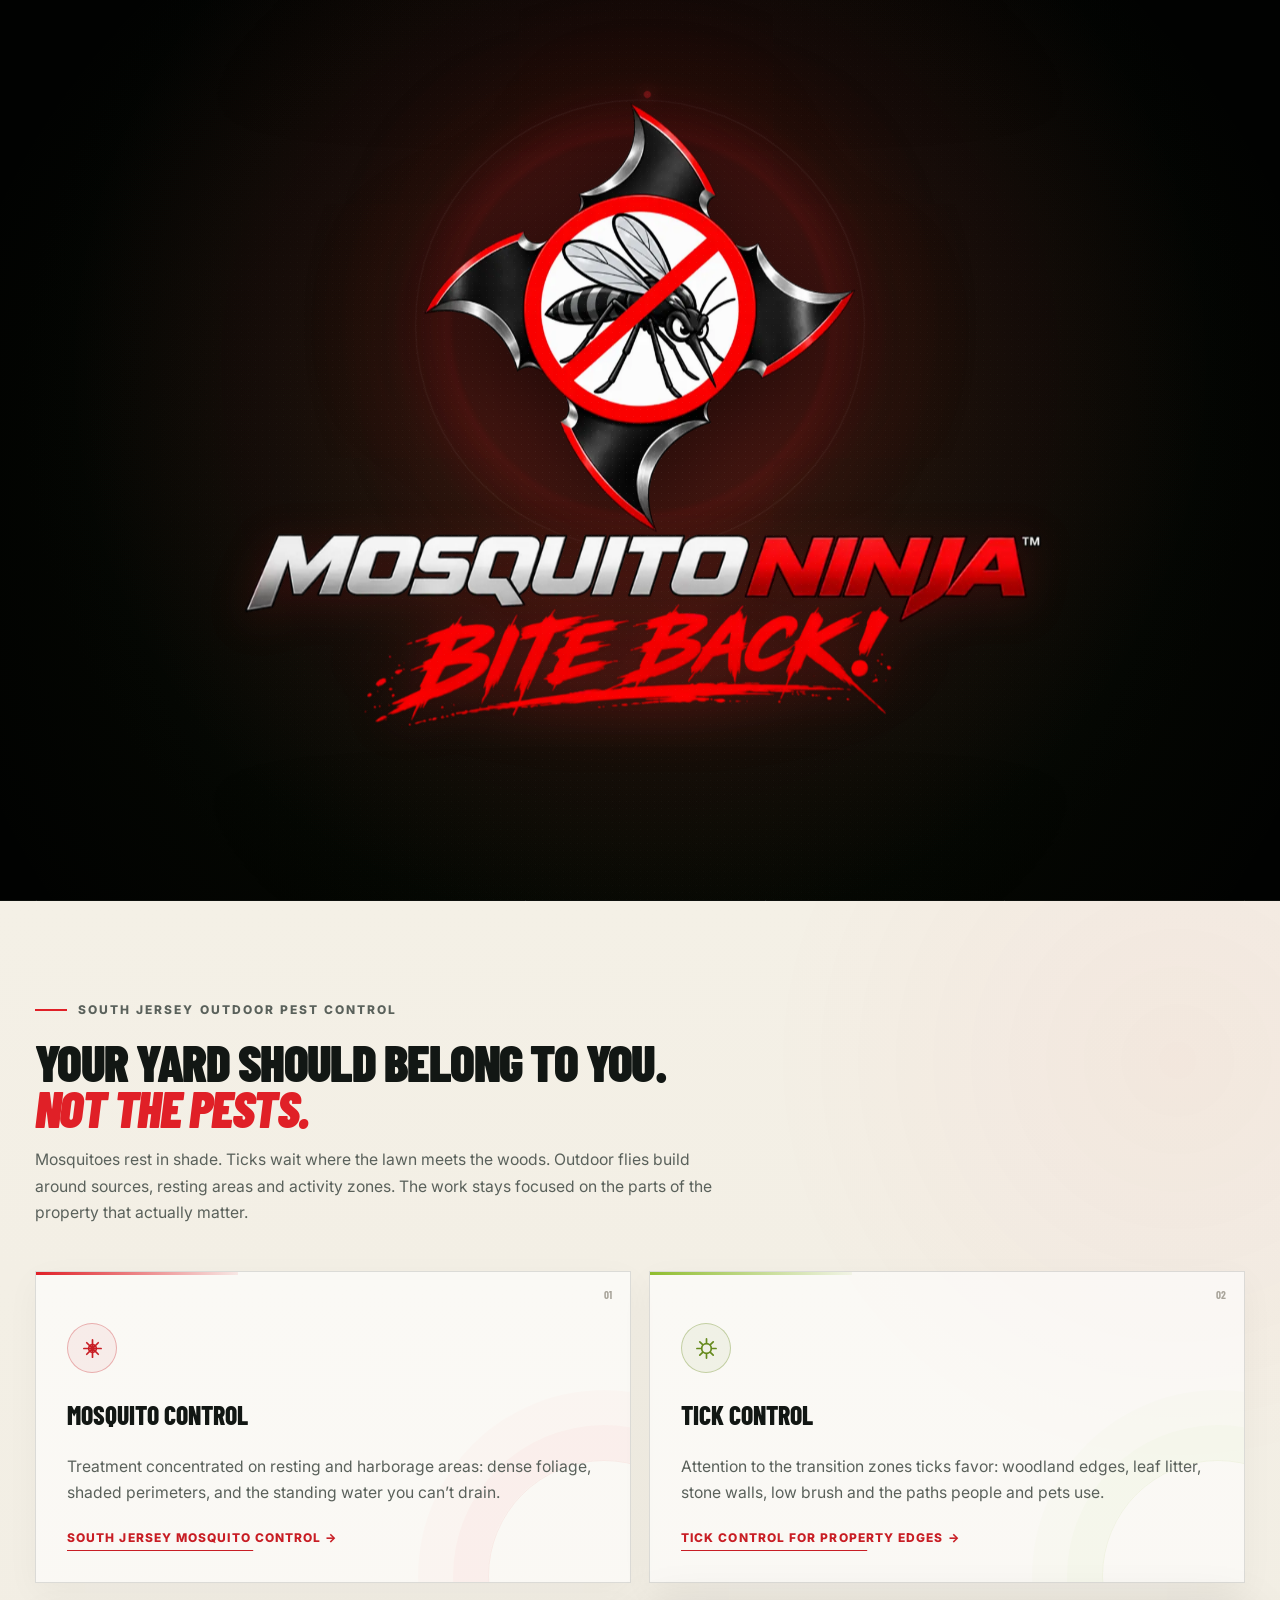
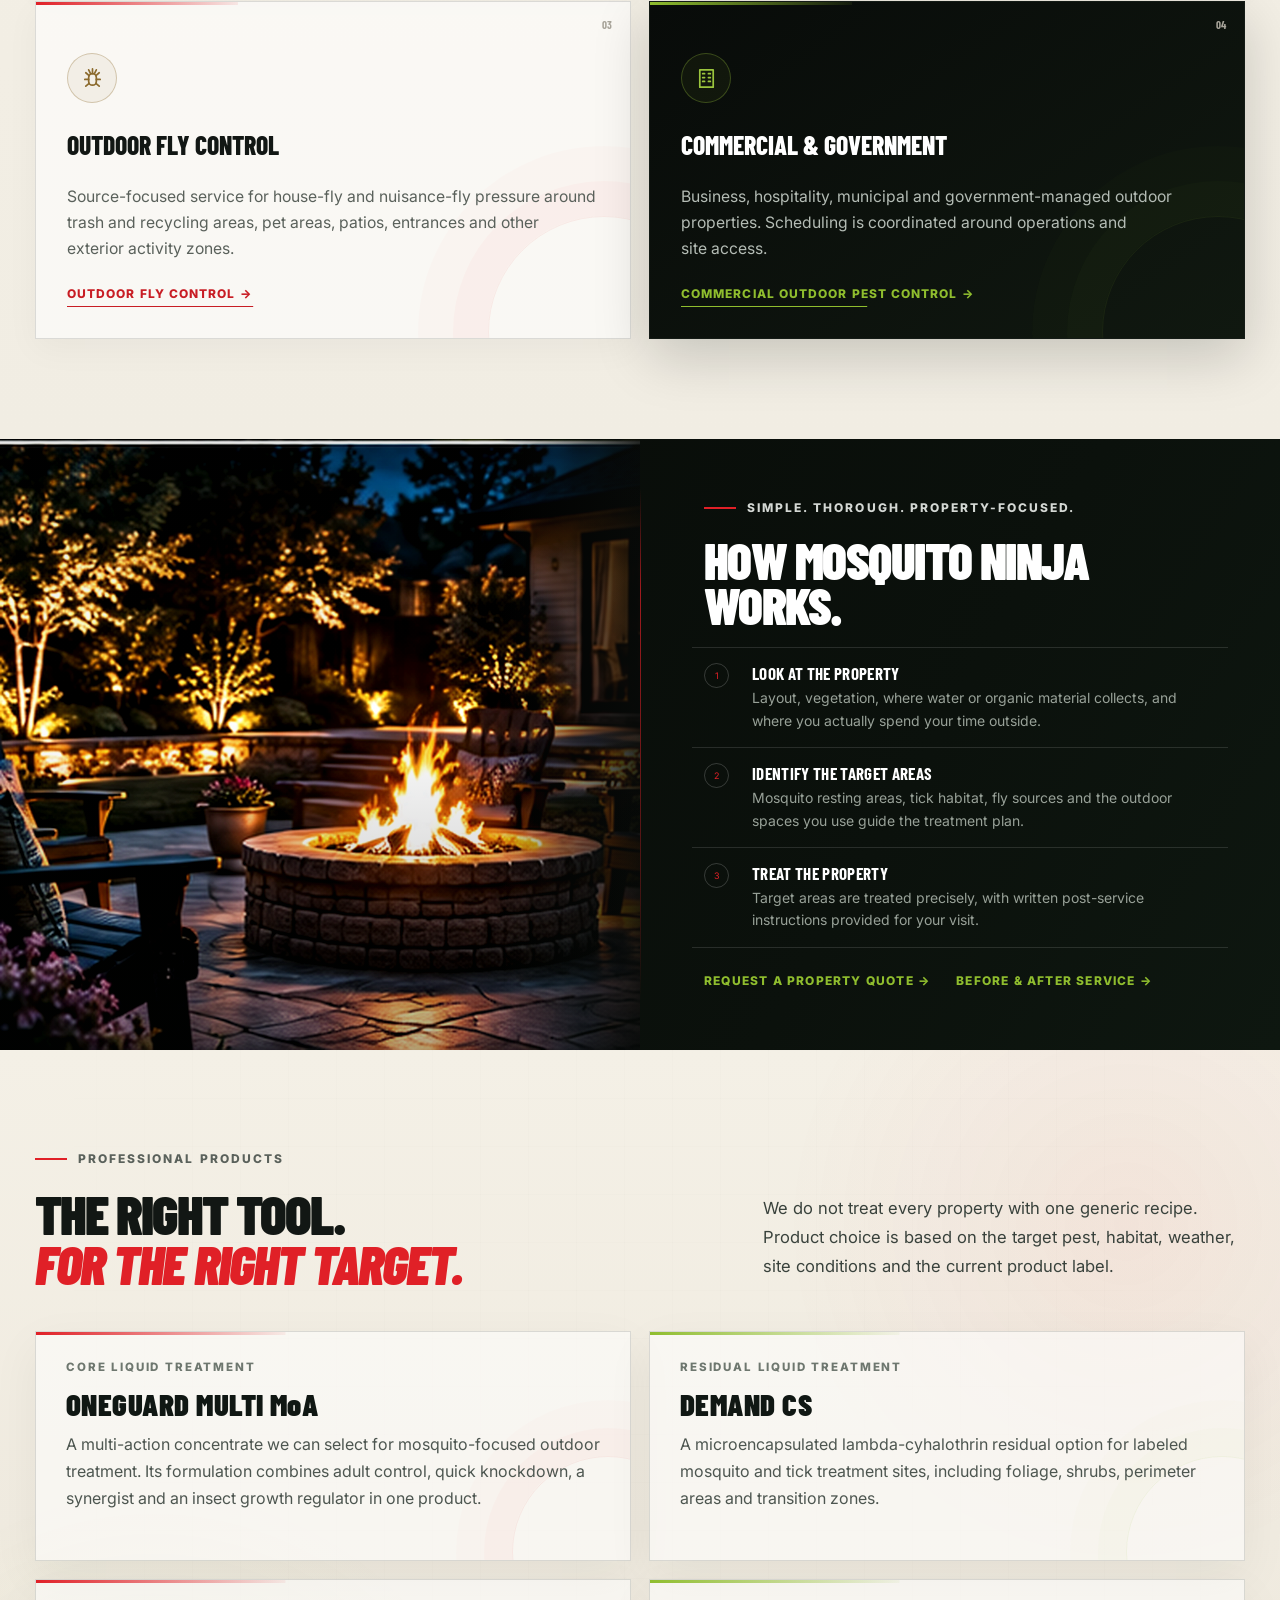
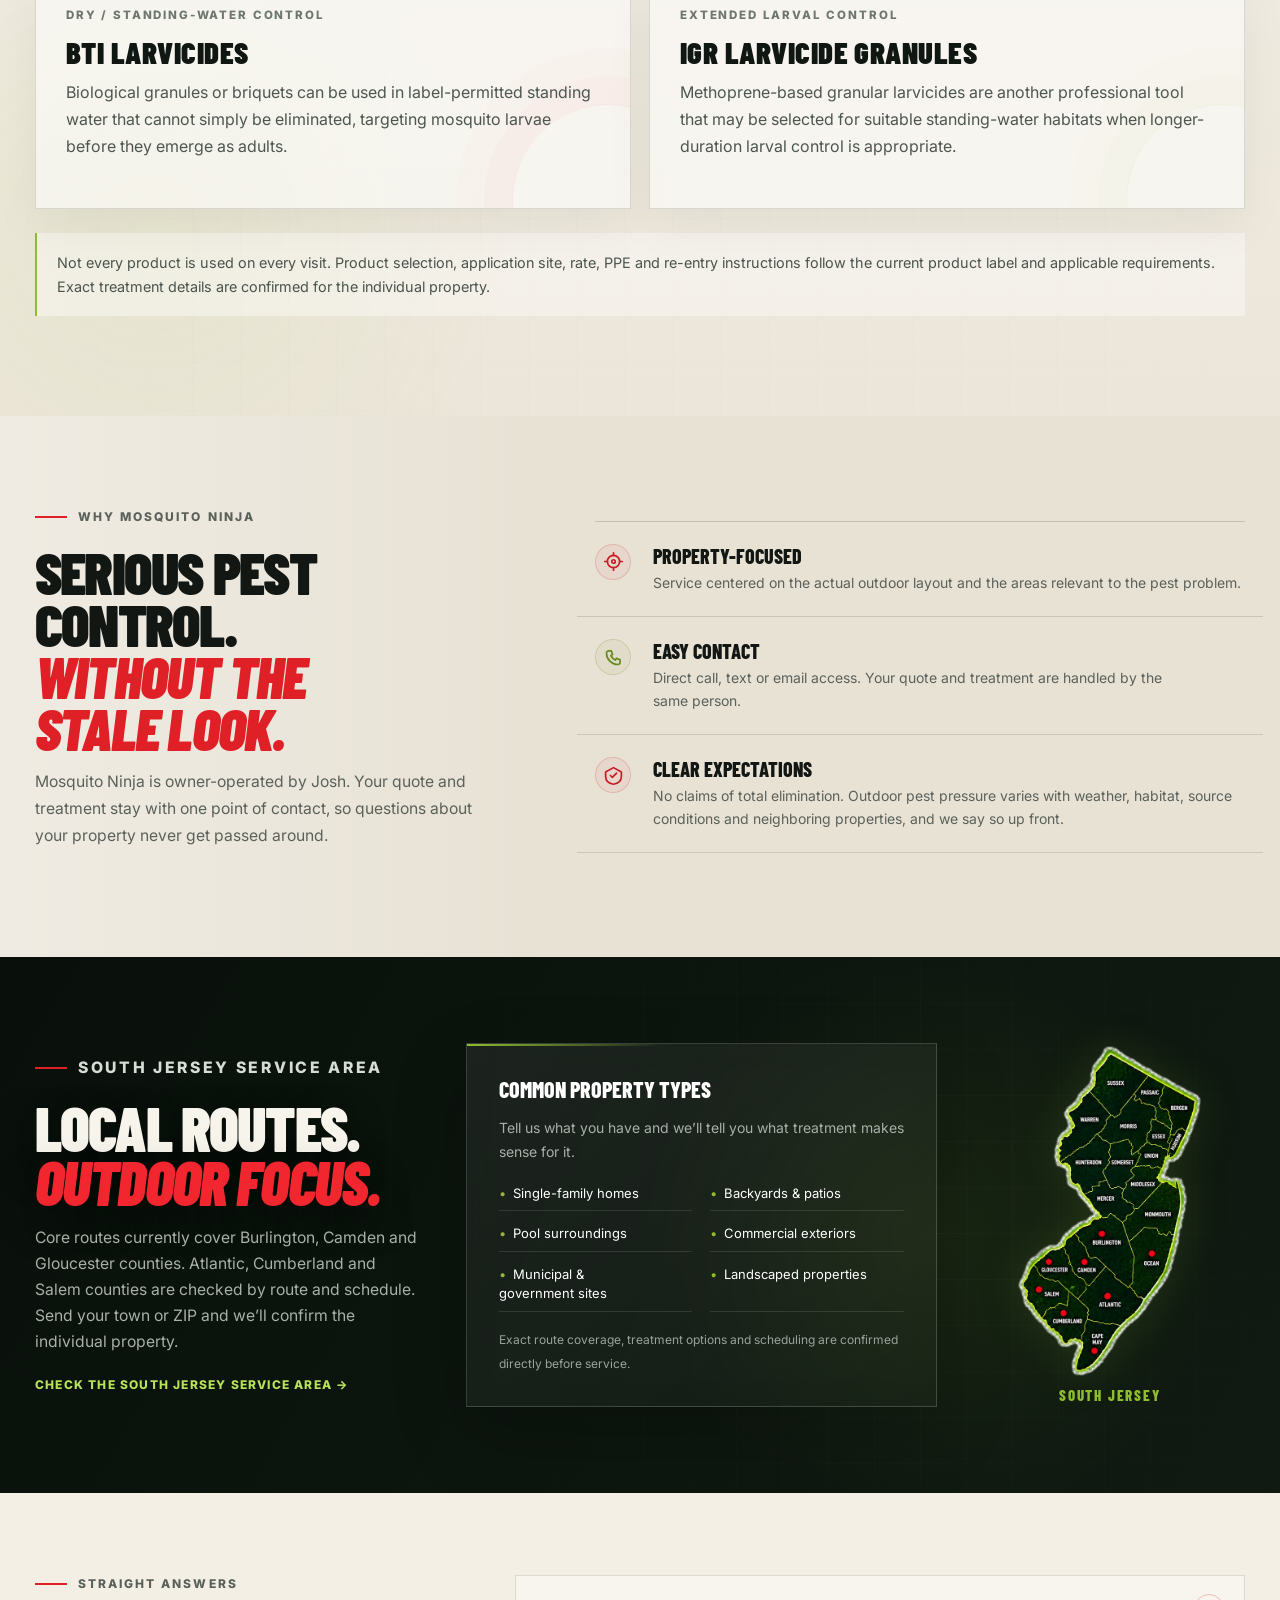
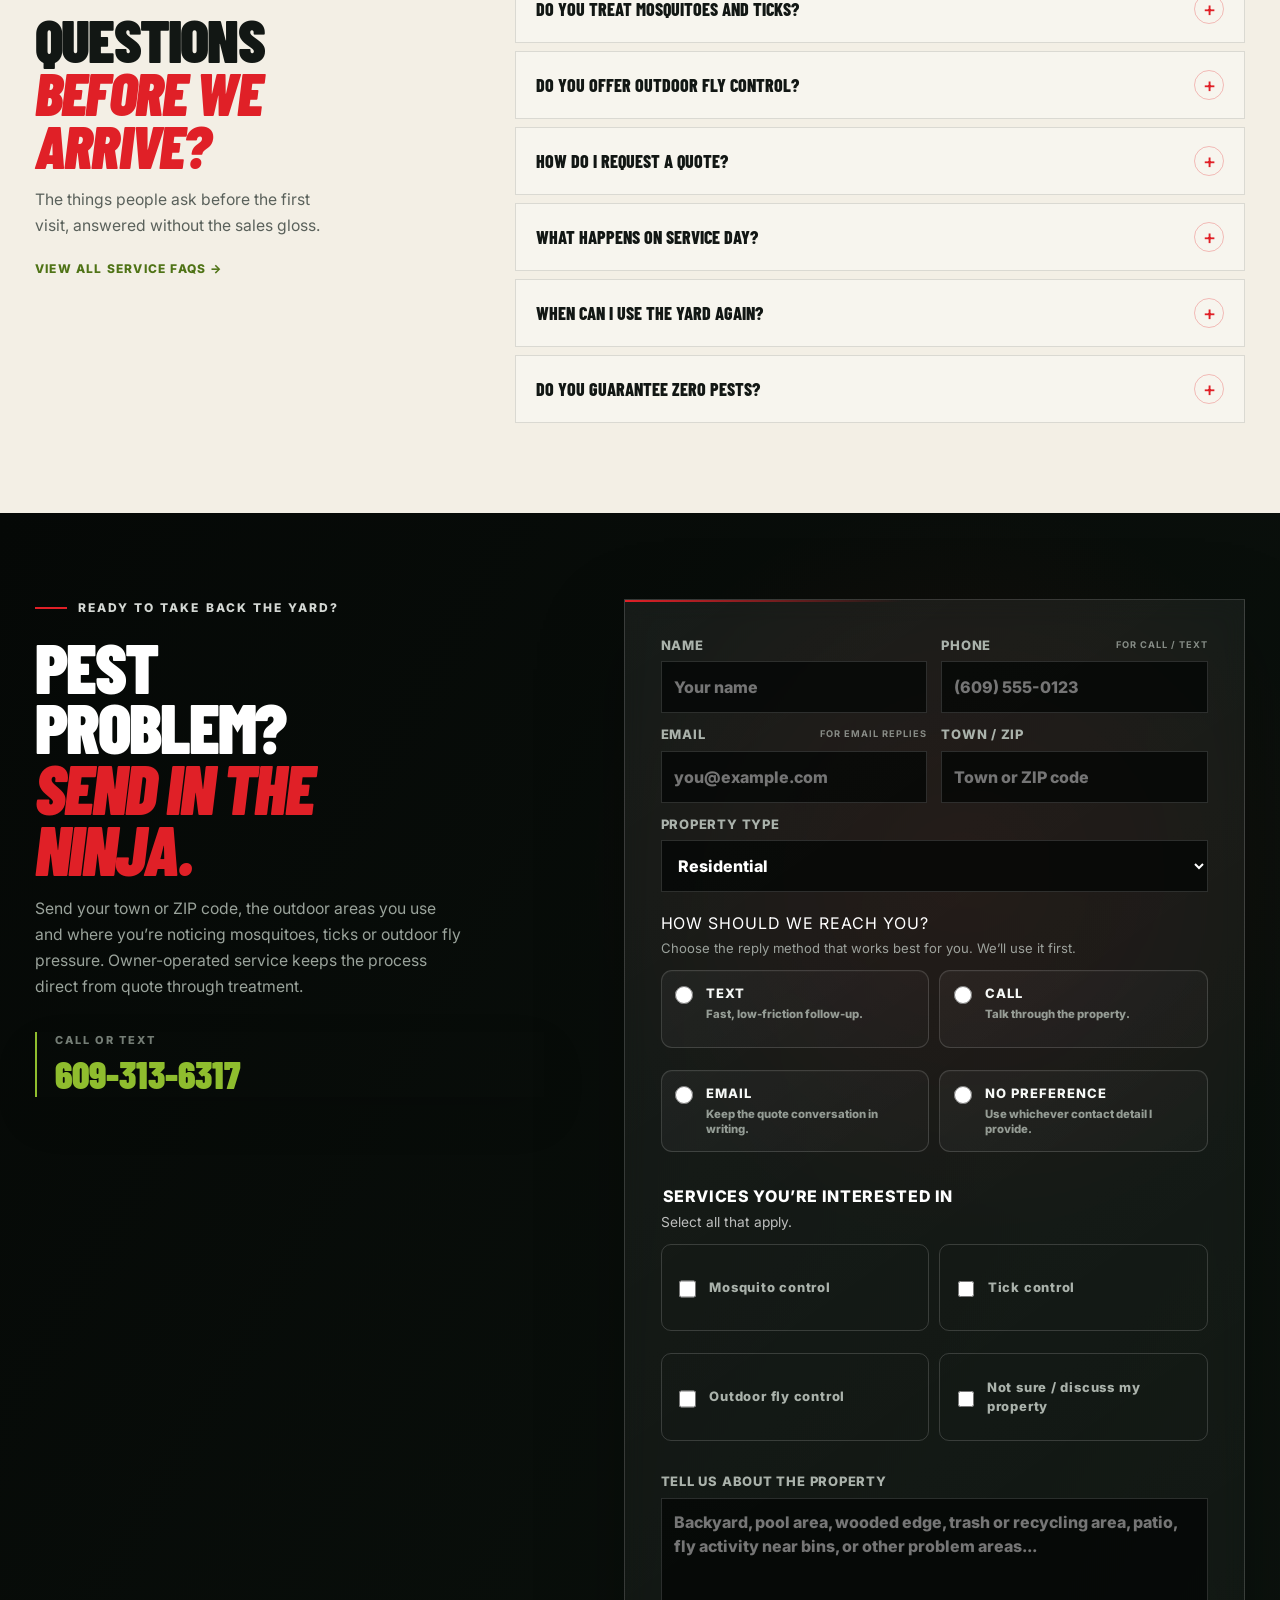
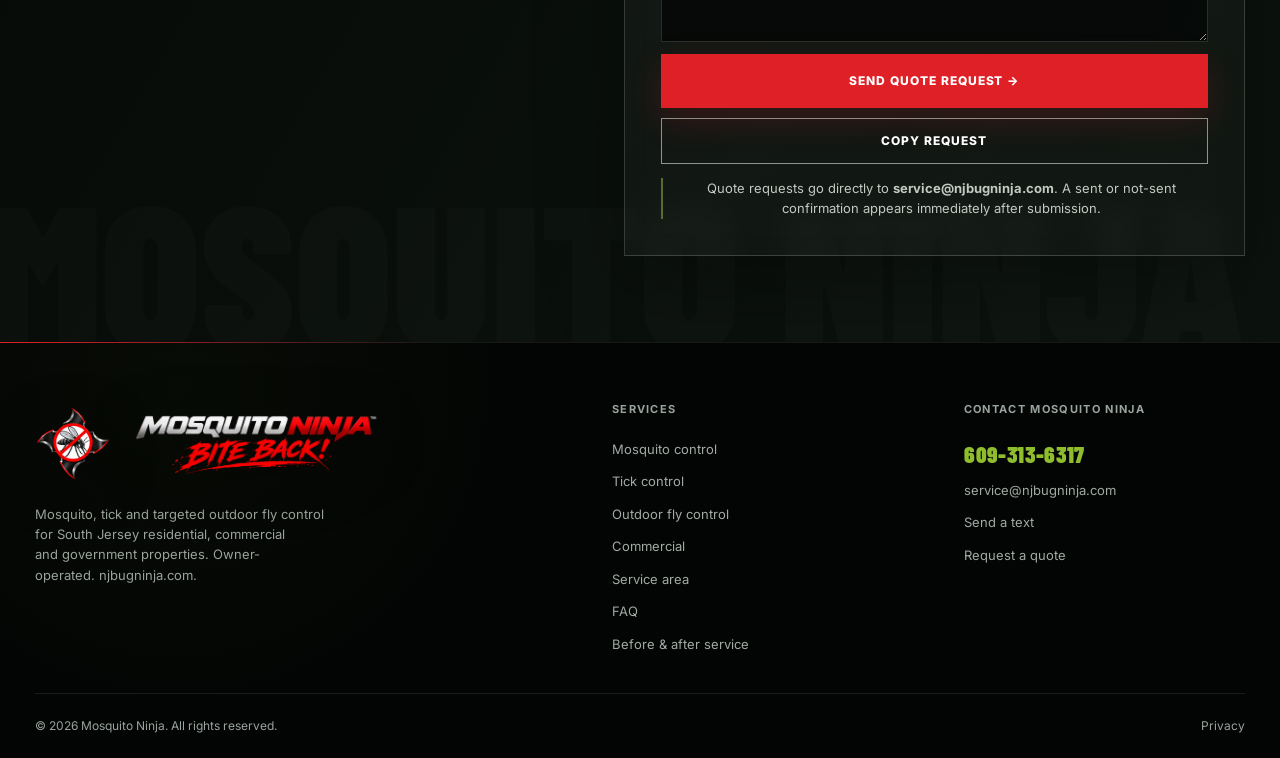
<file: index.html>
<!doctype html>
<html lang="en">
<head>
  <meta charset="utf-8">
  <style id="mn-launch-prepaint">html{background:#020403}html.mn-launch-pending,html.mn-launch-pending body{margin:0;background:#020403!important;overflow:hidden!important}html.mn-launch-pending body>*{visibility:hidden!important}html.mn-launch-pending body>.mn-launch-overlay{visibility:visible!important}</style>
  <script>
    (()=>{try{if(!window.matchMedia('(prefers-reduced-motion: reduce)').matches&&sessionStorage.getItem('mn-launch-splash-v7')!=='1'){document.documentElement.classList.add('mn-launch-pending');window.__mnLaunchFallback=window.setTimeout(()=>document.documentElement.classList.remove('mn-launch-pending'),4500)}}catch{document.documentElement.classList.add('mn-launch-pending');window.__mnLaunchFallback=window.setTimeout(()=>document.documentElement.classList.remove('mn-launch-pending'),4500)}})();
  </script>
  <link rel="preload" as="image" href="/assets/mark-transparent-v31.webp" type="image/webp" fetchpriority="high">
  <link rel="preload" as="image" href="/assets/splash-wordmark-transparent-v31.webp" type="image/webp" fetchpriority="high">
  <meta name="viewport" content="width=device-width, initial-scale=1, viewport-fit=cover">
  <meta name="theme-color" content="#0a0a0a">
  <!-- Privacy-friendly analytics by Plausible -->
  <script async src="https://plausible.io/js/pa-16WwUvUbovoyg0-tq4F9i.js"></script>
  <script>
    window.plausible=window.plausible||function(){(plausible.q=plausible.q||[]).push(arguments)},plausible.init=plausible.init||function(i){plausible.o=i||{}};
    plausible.init()
  </script>
  <title>Mosquito, Tick &amp; Fly Control in South Jersey | Mosquito Ninja</title>
  <meta name="description" content="Owner-operated mosquito, tick and targeted outdoor fly control for South Jersey homes, businesses and public properties. Check route availability and request a property quote.">
  <meta name="robots" content="index, follow, max-image-preview:large">
  <link rel="canonical" href="https://njbugninja.com/">
  <meta property="og:site_name" content="Mosquito Ninja">
  <meta property="og:locale" content="en_US">
  <meta property="og:type" content="website">
  <meta property="og:title" content="Mosquito, Tick &amp; Fly Control in South Jersey | Mosquito Ninja">
  <meta property="og:description" content="Owner-operated mosquito, tick and targeted outdoor fly control for South Jersey homes, businesses and public properties. Check route availability and request a property quote.">
  <meta property="og:url" content="https://njbugninja.com/">
  <meta property="og:image" content="https://njbugninja.com/assets/mosquito-ninja-share-v17.jpg">
  <meta property="og:image:type" content="image/jpeg">
  <meta property="og:image:width" content="1536">
  <meta property="og:image:height" content="1024">
  <meta property="og:image:alt" content="Mosquito Ninja outdoor pest control logo on a white background, with the Mosquito Ninja service number 609-313-6317.">
  <meta name="twitter:card" content="summary_large_image">
  <meta name="twitter:title" content="Mosquito, Tick &amp; Fly Control in South Jersey | Mosquito Ninja">
  <meta name="twitter:description" content="Owner-operated mosquito, tick and targeted outdoor fly control for South Jersey homes, businesses and public properties. Check route availability and request a property quote.">
  <meta name="twitter:image" content="https://njbugninja.com/assets/mosquito-ninja-share-v17.jpg">
  <meta name="twitter:image:alt" content="Mosquito Ninja outdoor pest control logo on a white background, with the Mosquito Ninja service number 609-313-6317.">
  <link rel="icon" href="/assets/favicon-v20.png" type="image/png" sizes="96x96">
  <link rel="preconnect" href="https://fonts.googleapis.com">
  <link rel="preconnect" href="https://fonts.gstatic.com" crossorigin>
  <link rel="stylesheet" href="https://fonts.googleapis.com/css2?family=Barlow+Condensed:ital,wght@0,600;0,700;0,800;0,900;1,800;1,900&amp;family=Inter:wght@400;500;600;700;800&amp;display=swap">
  <link rel="preload" as="image" href="/assets/hero-v20.webp?v=36.0.0" type="image/webp" fetchpriority="high">
  <link rel="stylesheet" href="/mosquito-ninja-v12.css?v=36.0.0">
  <script type="application/ld+json">{"@context":"https://schema.org","@graph":[{"@type":["Organization","LocalBusiness"],"@id":"https://njbugninja.com/#business","name":"Mosquito Ninja","alternateName":"NJ Bug Ninja","url":"https://njbugninja.com/","telephone":"+1-609-313-6317","email":"service@njbugninja.com","logo":{"@id":"https://njbugninja.com/#brand-image"},"description":"Owner-operated mosquito, tick and targeted outdoor fly control for South Jersey residential, commercial and government properties. Contact Mosquito Ninja to confirm route availability.","areaServed":[{"@type":"AdministrativeArea","name":"Burlington County, New Jersey"},{"@type":"AdministrativeArea","name":"Camden County, New Jersey"},{"@type":"AdministrativeArea","name":"Gloucester County, New Jersey"}],"image":{"@id":"https://njbugninja.com/#brand-image"}},{"@type":"WebSite","@id":"https://njbugninja.com/#website","name":"Mosquito Ninja","alternateName":"NJ Bug Ninja","url":"https://njbugninja.com/","inLanguage":"en-US","publisher":{"@id":"https://njbugninja.com/#business"}},{"@type":"WebPage","@id":"https://njbugninja.com/#webpage","url":"https://njbugninja.com/","name":"Mosquito, Tick & Fly Control in South Jersey | Mosquito Ninja","description":"Owner-operated mosquito, tick and targeted outdoor fly control for South Jersey homes, businesses and public properties. Check route availability and request a property quote.","inLanguage":"en-US","isPartOf":{"@id":"https://njbugninja.com/#website"},"about":{"@id":"https://njbugninja.com/#business"},"primaryImageOfPage":{"@id":"https://njbugninja.com/#brand-image"}},{"@type":"ImageObject","@id":"https://njbugninja.com/#brand-image","url":"https://njbugninja.com/assets/mosquito-ninja-share-v17.jpg","contentUrl":"https://njbugninja.com/assets/mosquito-ninja-share-v17.jpg","encodingFormat":"image/jpeg","width":1536,"height":1024,"caption":"Mosquito Ninja outdoor pest control"}]}</script>
  <link rel="stylesheet" href="/mosquito-ninja-v24-refined.css?v=24.0.0">
  <link rel="stylesheet" href="/mosquito-ninja-v25-refinements.css?v=25.2.0">
  <link rel="stylesheet" href="/mosquito-ninja-v29-premium.css?v=31.0.0">
  <link rel="stylesheet" href="/mosquito-ninja-v32-products.css?v=32.0.0">
  <link rel="stylesheet" href="/mosquito-ninja-v33-elite.css?v=36.2.0">
  <link rel="stylesheet" href="/mosquito-ninja-v34-fly.css?v=34.0.0">
  <style>
    /* The iPhone hero is a brand moment: the persistent bottom bar handles calls and quotes.
       All of these refinements are phone-width only; tablet and desktop are unchanged. */
    .hero .hero-lede--phone,
    .season-booking-mobile-section { display: none; }

    @media (max-width: 640px) {
      .hero .hero-actions { display: none; }
      .hero .hero-lede--desktop,
      .hero > .season-booking { display: none; }
      .hero .hero-lede--phone,
      .season-booking-mobile-section { display: block; }

      /* Allow the text to use the screen width instead of the legacy 50%-wide copy column.
         Place all text safely below the fixed navigation, even on short phone screens. */
      .hero { min-height: 0; }
      .hero .hero-inner {
        display: block;
        min-height: 0;
        padding-top: clamp(158px, 21svh, 193px);
        padding-bottom: clamp(68px, 7.5svh, 76px);
      }
      .hero .eyebrow { width: 185px; white-space: normal; }
      .hero .eyebrow { font-size: .68rem; letter-spacing: .16em; }
      .hero .hero-copy { width: 100%; max-width: 100%; padding: 0; }
      .hero .eyebrow { max-width: 185px; margin-bottom: 20px; line-height: 1.45; }
      .hero h1 {
        max-width: 100%;
        font-size: clamp(43px, 12.3vw, 54px);
        line-height: .96;
        letter-spacing: -.025em;
        text-wrap: balance;
      }
      .hero .hero-lede--phone {
        max-width: min(82%, 360px);
        margin: 27px 0 0;
        font-size: clamp(14px, 3.85vw, 16px);
        line-height: 1.55;
        text-wrap: pretty;
        text-shadow: 0 2px 12px rgba(0,0,0,.55);
      }
      .hero .hero-meta {
        flex-wrap: wrap;
        gap: 9px;
        margin-top: 30px;
        font-size: .625rem;
        line-height: 1.45;
      }

      /* Show the eye and armor more clearly while maintaining a readable left text edge. */
      .hero .hero-art {
        background-position: 62% 42%;
        background-size: auto 135%;
        filter: saturate(1.04) contrast(1.02) brightness(1.10);
      }
      .hero .hero-art:before {
        background:
          linear-gradient(90deg,
            rgba(6,8,7,.60) 0%,
            rgba(6,8,7,.25) 42%,
            rgba(6,8,7,.06) 100%),
          linear-gradient(0deg,rgba(5,7,6,.48),transparent 24%);
      }

      /* The seasonal invitation gets its own strip below the mobile hero; no sticky-CTA collision. */
      .season-booking-mobile-section {
        position: relative;
        z-index: 2;
        padding: 0 14px 120px;
        background: linear-gradient(180deg,#0d130f,#080c09);
        border-top: 1px solid rgba(224,32,39,.40);
      }
      .season-booking-mobile-section .season-booking {
        position: relative;
        inset: auto;
        display: grid;
        width: min(100%, 520px);
        max-width: none;
        min-height: 140px;
        margin: 0 auto;
        padding: 17px 18px 16px;
        grid-template-columns: 44px minmax(0,1fr);
        grid-template-rows: auto auto;
        column-gap: 14px;
        row-gap: 8px;
        align-items: center;
        border-radius: 15px;
      }
      .season-booking-mobile-section .season-booking__signal { display:none; }
      .season-booking-mobile-section .season-booking__campaign-icon {
        display:grid;
        grid-column:1;
        grid-row:1 / span 2;
        place-items:center;
        width:42px;
        height:48px;
        color:#e02027;
        align-self:start;
        margin-top:5px;
      }
      .season-booking-mobile-section .season-booking__campaign-icon svg {
        width:40px;
        height:40px;
        fill:currentColor;
      }
      .season-booking-mobile-section .season-booking__message {
        grid-column:2;
        grid-row:1;
      }
      .season-booking-mobile-section .season-booking__message strong {
        font-size:.93rem;
        letter-spacing:.055em;
        line-height:1.08;
      }
      .season-booking-mobile-section .season-booking__message strong em {
        color:#e02027;
        font-style:normal;
      }
      .season-booking-mobile-section .season-booking__message > span {
        margin-top:7px;
        font-size:.72rem;
        line-height:1.45;
      }
      .season-booking-mobile-section .season-booking__action {
        grid-column:2;
        grid-row:2;
        min-height:32px;
        margin-top:1px;
        padding:11px 0 0;
        border-top:1px solid rgba(255,255,255,.14);
        border-left:0;
        font-size:.69rem;
        letter-spacing:.115em;
      }
    }
    .hero .hero-trust{
      display:flex;
      align-items:center;
      gap:14px;
      max-width:470px;
      color:#f4f5f3;
      letter-spacing:.08em;
    }
    .hero .hero-trust__item{
      display:flex;
      align-items:center;
      gap:9px;
      min-width:0;
    }
    .hero .hero-trust__icon{
      width:26px;
      height:26px;
      flex:0 0 26px;
      display:grid;
      place-items:center;
      color:#e02027;
    }
    .hero .hero-trust__icon svg{
      width:24px;
      height:24px;
      fill:currentColor;
      stroke:currentColor;
      stroke-width:1.5;
    }
    .hero .hero-trust__icon circle{stroke:none}
    .hero .hero-trust__copy{display:grid;gap:2px;min-width:0}
    .hero .hero-trust__copy strong,
    .hero .hero-trust__copy small{
      display:block;
      color:#f4f5f3;
      font-size:.625rem;
      font-weight:800;
      line-height:1.2;
      letter-spacing:.1em;
      white-space:nowrap;
    }
    .hero .hero-trust__copy small{color:#c0c6c1}
    .hero .hero-trust__divider{
      width:1px;
      height:30px;
      flex:0 0 1px;
      border-radius:0;
      background:rgba(255,255,255,.24);
    }
    @media (max-width:640px){
      .hero .hero-trust{gap:8px;max-width:100%;margin-top:8px}
      .hero .hero-trust__item{gap:7px}
      .hero .hero-trust__icon{width:22px;height:22px;flex-basis:22px}
      .hero .hero-trust__icon svg{width:21px;height:21px}
      .hero .hero-trust__copy strong,
      .hero .hero-trust__copy small{font-size:.54rem;letter-spacing:.085em}
      .hero .hero-trust__divider{height:28px}
    }

    .season-booking__campaign-icon{display:none}
    .season-booking__message strong em{font-style:normal;color:#e02027}
    /* Fall tick campaign: retain the existing responsive booking card styling. */
    .season-booking[data-prefill-service="tick"] .season-booking__signal {
      background: #9acb52;
    }
  </style>
</head>
<body>
<a class="skip-link" href="#main">Skip to content</a>
<header class="site-header">
  <div class="shell nav-wrap">
    <a class="brand" href="/" aria-label="Mosquito Ninja home">
      <img src="/assets/mark-transparent-v31.webp" alt="" width="52" height="52">
      <span class="brand-copy"><strong><span>MOSQUITO</span> NINJA</strong><small>OUTDOOR PEST CONTROL</small></span>
    </a>
    <button class="menu-toggle" aria-controls="nav" aria-expanded="false"><span></span><span></span><span></span><b class="sr-only">Menu</b></button>
    <nav class="nav" id="nav" aria-label="Primary navigation">
      <a class="active" href="/" aria-current="page">Home</a>
      <div class="services-menu">
        <button class="services-menu__toggle" type="button" aria-haspopup="true" aria-expanded="false" aria-controls="services-menu-panel">Services</button>
        <div class="services-menu__panel" id="services-menu-panel">
          <a href="/mosquito-control.html">Mosquito Control</a>
          <a href="/tick-control.html">Tick Control</a>
          <a href="/fly-control.html">Outdoor Fly Control</a>
        </div>
      </div>
      <a href="/commercial.html">Commercial</a>
      <a href="/service-area.html">Service Area</a>
      <a href="/faq.html">FAQ</a>
      <a class="phone" href="tel:+16093136317" aria-label="Call or text Mosquito Ninja at 609-313-6317"><span class="phone__icon" aria-hidden="true"><svg viewBox="0 0 24 24"><path d="M7.1 3.5 9.4 8 7.8 9.4c1 2.2 2.7 3.9 4.9 4.9l1.4-1.6 4.5 2.3-.7 3c-.2.8-.9 1.3-1.7 1.3C9.8 19.3 4.7 14.2 4.7 7.8c0-.8.5-1.5 1.3-1.7l1.1-2.6Z"/></svg></span><span class="phone__label">CALL OR TEXT</span><span class="phone__number">609-313-6317</span></a>
    </nav>
  </div>
</header>
<main id="main">
  <section class="hero">
    <div class="hero-art" aria-hidden="true"></div>
    <div class="shell hero-inner">
      <div class="hero-copy">
        <p class="eyebrow">SOUTH JERSEY OUTDOOR PEST CONTROL</p>
        <h1>THEY WON&rsquo;T<br><em>SEE US COMING.</em></h1>
        <p class="hero-lede hero-lede--desktop">Mosquitoes. Ticks. Outdoor flies. Consider them warned. Targeted mosquito, tick and outdoor fly control for South Jersey residential, commercial and government properties. One person quotes it, one person does it.</p>
        <p class="hero-lede hero-lede--phone">Mosquitoes. Ticks. Outdoor flies. Consider them warned. Targeted outdoor pest control for South Jersey homes, businesses and government properties.</p>
        <div class="hero-actions"><a class="btn primary" href="#quote">REQUEST A QUOTE <span>&rarr;</span></a><a class="btn ghost" href="tel:+16093136317">CALL MOSQUITO NINJA</a></div>
        <div class="hero-meta hero-trust" aria-label="South Jersey local, owner-operated service with people and pets in mind">
          <span class="hero-trust__item">
            <span class="hero-trust__icon" aria-hidden="true"><svg viewBox="0 0 24 24"><path d="M12 21s6-5.1 6-11a6 6 0 1 0-12 0c0 5.9 6 11 6 11Z"></path><circle cx="12" cy="10" r="2"></circle></svg></span>
            <span class="hero-trust__copy"><strong>SOUTH JERSEY LOCAL</strong><small>OWNER-OPERATED</small></span>
          </span>
          <i class="hero-trust__divider" aria-hidden="true"></i>
          <span class="hero-trust__item">
            <span class="hero-trust__icon" aria-hidden="true"><svg viewBox="0 0 24 24"><circle cx="8" cy="8" r="2"></circle><circle cx="12" cy="6" r="2"></circle><circle cx="16" cy="8" r="2"></circle><circle cx="6.5" cy="11.5" r="1.7"></circle><path d="M12 12c-3.5 0-6 2.6-6 5.1 0 1.7 1.4 2.9 3.1 2.9 1.1 0 1.9-.5 2.9-.5s1.8.5 2.9.5c1.7 0 3.1-1.2 3.1-2.9 0-2.5-2.5-5.1-6-5.1Z"></path></svg></span>
            <span class="hero-trust__copy"><strong>PEOPLE &amp; PETS</strong><small>IN MIND</small></span>
          </span>
        </div>
      </div>
    </div>
    <a class="season-booking" href="#quote" aria-label="Fall tick control. Send in the Ninja." data-prefill-service="tick">
      <span class="season-booking__energy" aria-hidden="true"></span>
      <span class="season-booking__campaign-icon" aria-hidden="true"><svg viewBox="0 0 24 24"><path d="M12 2l2.1 4.1 3.9-1.2-1.3 4.2 4 1.6-4.2 3.3.9 4.3-4.7-.8.2 4.8h-2.2l.2-4.8-4.7.8.9-4.3-4.2-3.3 4-1.6-1.3-4.2 3.9 1.2L12 2Z"/></svg></span>
      <span class="season-booking__signal" aria-hidden="true"></span>
      <span class="season-booking__message"><strong>TICKS DON&rsquo;T TAKE <em>THE FALL OFF.</em></strong><span>Neither do we. Ask Mosquito Ninja about targeted fall tick control for your property.</span></span>
      <span class="season-booking__action">SEND IN THE NINJA <span aria-hidden="true">&rarr;</span></span>
    </a>
  </section>

  <section class="season-booking-mobile-section" aria-label="Fall deer tick service">
    <a class="season-booking" href="#quote" aria-label="Fall tick control. Send in the Ninja." data-prefill-service="tick">
      <span class="season-booking__energy" aria-hidden="true"></span>
      <span class="season-booking__campaign-icon" aria-hidden="true"><svg viewBox="0 0 24 24"><path d="M12 2l2.1 4.1 3.9-1.2-1.3 4.2 4 1.6-4.2 3.3.9 4.3-4.7-.8.2 4.8h-2.2l.2-4.8-4.7.8.9-4.3-4.2-3.3 4-1.6-1.3-4.2 3.9 1.2L12 2Z"/></svg></span>
      <span class="season-booking__signal" aria-hidden="true"></span>
      <span class="season-booking__message"><strong>TICKS DON&rsquo;T TAKE <em>THE FALL OFF.</em></strong><span>Neither do we. Ask Mosquito Ninja about targeted fall tick control for your property.</span></span>
      <span class="season-booking__action">SEND IN THE NINJA <span aria-hidden="true">&rarr;</span></span>
    </a>
  </section>

  <section class="trust-strip" aria-label="Service highlights">
    <div class="shell trust-grid">
      <div class="trust-title">RECLAIM YOUR<br>OUTDOOR SPACE.</div>
      <div><span class="trust-icon" aria-hidden="true"><svg class="mn-icon" fill="none" viewBox="0 0 24 24"><path d="M3 11.5 12 4l9 7.5v8.5h-6v-6H9v6H3z"/></svg></span><b>RESIDENTIAL</b><small>Backyards &amp; outdoor living</small></div>
      <div><span class="trust-icon" aria-hidden="true"><svg class="mn-icon" fill="none" viewBox="0 0 24 24"><path d="M5 3h14v18H5zM8 7h2m4 0h2M8 11h2m4 0h2M8 15h2m4 0h2"/></svg></span><b>COMMERCIAL</b><small>Outdoor business spaces</small></div>
      <div><span class="trust-icon" aria-hidden="true"><svg class="mn-icon" fill="none" viewBox="0 0 24 24"><path d="m13.5 2-7 11h5L10.5 22l7-12h-5z"/></svg></span><b>RESPONSIVE</b><small>Direct call, text or email</small></div>
      <div><span class="trust-icon" aria-hidden="true"><svg class="mn-icon" fill="none" viewBox="0 0 24 24"><circle cx="12" cy="12" r="8"/><circle cx="12" cy="12" r="3"/><path d="M12 1v3m0 16v3M1 12h3m16 0h3"/></svg></span><b>PROPERTY-FOCUSED</b><small>Treated where pests actually rest</small></div>
    </div>
  </section>
  <section class="section services-section" id="services">
    <div class="shell">
      <div class="section-copy">
        <p class="eyebrow dark">SOUTH JERSEY OUTDOOR PEST CONTROL</p>
        <h2>YOUR YARD SHOULD BELONG TO YOU.<br><em>NOT THE PESTS.</em></h2>
        <p>Mosquitoes rest in shade. Ticks wait where the lawn meets the woods. Outdoor flies build around sources, resting areas and activity zones. The work stays focused on the parts of the property that actually matter.</p>
      </div>
      <div class="cards fly-expanded">
        <article class="card"><span class="number">01</span><div class="icon-ring" aria-hidden="true"><svg class="mn-icon" fill="none" viewBox="0 0 24 24"><path d="M12 3v18M3 12h18M6 6l12 12M18 6 6 18"/><circle cx="12" cy="12" r="4"/></svg></div><h3>MOSQUITO CONTROL</h3><p>Treatment concentrated on resting and harborage areas: dense foliage, shaded perimeters, and the standing water you can&rsquo;t drain.</p><a href="/mosquito-control.html">SOUTH JERSEY MOSQUITO CONTROL &rarr;</a></article>
        <article class="card"><span class="number">02</span><div class="icon-ring" aria-hidden="true"><svg class="mn-icon" fill="none" viewBox="0 0 24 24"><circle cx="12" cy="12" r="5"/><path d="M12 2v4m0 12v4M2 12h4m12 0h4M5 5l3 3m8 8 3 3m0-14-3 3M8 16l-3 3"/></svg></div><h3>TICK CONTROL</h3><p>Attention to the transition zones ticks favor: woodland edges, leaf litter, stone walls, low brush and the paths people and pets use.</p><a href="/tick-control.html">TICK CONTROL FOR PROPERTY EDGES &rarr;</a></article>
        <article class="card"><span class="number">03</span><div class="icon-ring" aria-hidden="true"><svg class="mn-icon" fill="none" viewBox="0 0 24 24"><path d="M12 7c2.2 0 4 1.8 4 4v4c0 2.2-1.8 4-4 4s-4-1.8-4-4v-4c0-2.2 1.8-4 4-4Z"/><path d="M8.5 9 5 6m10.5 3L19 6M8 13H4m12 0h4M8.5 17 5 20m10.5-3L19 20M10 7 8 3m4 4V2m2 5 2-4"/></svg></div><h3>OUTDOOR FLY CONTROL</h3><p>Source-focused service for house-fly and nuisance-fly pressure around trash and recycling areas, pet areas, patios, entrances and other exterior activity zones.</p><a href="/fly-control.html">OUTDOOR FLY CONTROL &rarr;</a></article>
        <article class="card dark-card"><span class="number">04</span><div class="icon-ring" aria-hidden="true"><svg class="mn-icon" fill="none" viewBox="0 0 24 24"><path d="M5 3h14v18H5zM8 7h2m4 0h2M8 11h2m4 0h2M8 15h2m4 0h2"/></svg></div><h3>COMMERCIAL &amp; GOVERNMENT</h3><p>Business, hospitality, municipal and government-managed outdoor properties. Scheduling is coordinated around operations and site access.</p><a href="/commercial.html">COMMERCIAL OUTDOOR PEST CONTROL &rarr;</a></article>
      </div>
    </div>
  </section>

  <section class="process-section" id="process">
    <div class="process-photo"><img src="/assets/backyard-v13.webp" alt="Warmly lit backyard with a fire pit and outdoor seating" width="2400" height="1800" loading="lazy" decoding="async"></div>
    <div class="process-copy">
      <p class="eyebrow">SIMPLE. THOROUGH. PROPERTY-FOCUSED.</p>
      <h2>HOW MOSQUITO NINJA<br>WORKS.</h2>
      <ol class="steps">
        <li><span>1</span><div><h3>LOOK AT THE PROPERTY</h3><p>Layout, vegetation, where water or organic material collects, and where you actually spend your time outside.</p></div></li>
        <li><span>2</span><div><h3>IDENTIFY THE TARGET AREAS</h3><p>Mosquito resting areas, tick habitat, fly sources and the outdoor spaces you use guide the treatment plan.</p></div></li>
        <li><span>3</span><div><h3>TREAT THE PROPERTY</h3><p>Target areas are treated precisely, with written post-service instructions provided for your visit.</p></div></li>
      </ol>
      <div class="process-actions"><a class="green-link" href="#quote">REQUEST A PROPERTY QUOTE &rarr;</a><a class="green-link" href="/service-prep.html">BEFORE &amp; AFTER SERVICE &rarr;</a></div>
    </div>
  </section>

  <section class="section products-section" id="products">
    <div class="shell">
      <div class="products-intro">
        <div>
          <p class="eyebrow dark">PROFESSIONAL PRODUCTS</p>
          <h2>THE RIGHT TOOL.<br><em>FOR THE RIGHT TARGET.</em></h2>
        </div>
        <p>We do not treat every property with one generic recipe. Product choice is based on the target pest, habitat, weather, site conditions and the current product label.</p>
      </div>
      <div class="product-grid">
        <article class="product-card">
          <span class="product-kicker">Core liquid treatment</span>
          <h3>ONEGUARD MULTI MoA</h3>
          <p>A multi-action concentrate we can select for mosquito-focused outdoor treatment. Its formulation combines adult control, quick knockdown, a synergist and an insect growth regulator in one product.</p>
        </article>
        <article class="product-card">
          <span class="product-kicker">Residual liquid treatment</span>
          <h3>DEMAND CS</h3>
          <p>A microencapsulated lambda-cyhalothrin residual option for labeled mosquito and tick treatment sites, including foliage, shrubs, perimeter areas and transition zones.</p>
        </article>
        <article class="product-card">
          <span class="product-kicker">Dry / standing-water control</span>
          <h3>BTI LARVICIDES</h3>
          <p>Biological granules or briquets can be used in label-permitted standing water that cannot simply be eliminated, targeting mosquito larvae before they emerge as adults.</p>
        </article>
        <article class="product-card">
          <span class="product-kicker">Extended larval control</span>
          <h3>IGR LARVICIDE GRANULES</h3>
          <p>Methoprene-based granular larvicides are another professional tool that may be selected for suitable standing-water habitats when longer-duration larval control is appropriate.</p>
        </article>
      </div>
      <p class="product-note">Not every product is used on every visit. Product selection, application site, rate, PPE and re-entry instructions follow the current product label and applicable requirements. Exact treatment details are confirmed for the individual property.</p>
    </div>
  </section>

  <section class="section why-section">
    <div class="shell why-grid">
      <div>
        <p class="eyebrow dark">WHY MOSQUITO NINJA</p>
        <h2>SERIOUS PEST<br>CONTROL.<br><em>WITHOUT THE<br>STALE LOOK.</em></h2>
        <p class="body-copy">Mosquito Ninja is owner-operated by Josh. Your quote and treatment stay with one point of contact, so questions about your property never get passed around.</p>
      </div>
      <div class="benefits">
        <div><span class="benefit-icon" aria-hidden="true"><svg class="mn-icon" fill="none" viewBox="0 0 24 24"><circle cx="12" cy="12" r="7"/><circle cx="12" cy="12" r="2"/><path d="M12 2v3m0 14v3M2 12h3m14 0h3"/></svg></span><div><h3>PROPERTY-FOCUSED</h3><p>Service centered on the actual outdoor layout and the areas relevant to the pest problem.</p></div></div>
        <div><span class="benefit-icon" aria-hidden="true"><svg class="mn-icon" fill="none" viewBox="0 0 24 24"><path d="M6.5 4.5h3l1.5 4-2 1.5a14 14 0 0 0 5 5l1.5-2 4 1.5v3A2.5 2.5 0 0 1 17 20C10 20 4 14 4 7a2.5 2.5 0 0 1 2.5-2.5z"/></svg></span><div><h3>EASY CONTACT</h3><p>Direct call, text or email access. Your quote and treatment are handled by the same person.</p></div></div>
        <div><span class="benefit-icon" aria-hidden="true"><svg class="mn-icon" fill="none" viewBox="0 0 24 24"><path d="M12 3 21 8v5c0 5-3.8 8-9 9-5.2-1-9-4-9-9V8z"/><path d="m8.5 12 2.2 2.2 4.8-5"/></svg></span><div><h3>CLEAR EXPECTATIONS</h3><p>No claims of total elimination. Outdoor pest pressure varies with weather, habitat, source conditions and neighboring properties, and we say so up front.</p></div></div>
      </div>
    </div>
  </section>

  <section class="section area-section">
    <div class="shell area-grid">
      <div>
        <p class="eyebrow">SOUTH JERSEY SERVICE AREA</p>
        <h2>LOCAL ROUTES.<br><em>OUTDOOR FOCUS.</em></h2>
        <p>Core routes currently cover Burlington, Camden and Gloucester counties. Atlantic, Cumberland and Salem counties are checked by route and schedule. Send your town or ZIP and we&rsquo;ll confirm the individual property.</p>
        <a class="green-link" href="/service-area.html">CHECK THE SOUTH JERSEY SERVICE AREA &rarr;</a>
      </div>
      <div class="property-panel">
        <h3>COMMON PROPERTY TYPES</h3>
        <p>Tell us what you have and we&rsquo;ll tell you what treatment makes sense for it.</p>
        <ul><li>Single-family homes</li><li>Backyards &amp; patios</li><li>Pool surroundings</li><li>Commercial exteriors</li><li>Municipal &amp; government sites</li><li>Landscaped properties</li></ul>
        <small>Exact route coverage, treatment options and scheduling are confirmed directly before service.</small>
      </div>
      <div class="map"><img src="/assets/south-jersey-v15.webp" alt="Stylized South Jersey service area map" width="900" height="1626" loading="lazy" decoding="async"></div>
    </div>
  </section>

  <section class="section faq-home" id="faq">
    <div class="shell faq-grid">
      <div><p class="eyebrow dark">STRAIGHT ANSWERS</p><h2>QUESTIONS<br><em>BEFORE WE<br>ARRIVE?</em></h2><p>The things people ask before the first visit, answered without the sales gloss.</p><a class="green-link" href="/faq.html">VIEW ALL SERVICE FAQS &rarr;</a></div>
      <div class="faq-list">
        <details><summary>DO YOU TREAT MOSQUITOES AND TICKS?<span aria-hidden="true">+</span></summary><p>Yes. Mosquito and tick control remain the core outdoor services offered.</p></details>
        <details><summary>DO YOU OFFER OUTDOOR FLY CONTROL?<span aria-hidden="true">+</span></summary><p>Yes. Targeted outdoor fly control is available for house-fly and nuisance-fly pressure around source, resting and activity areas. <a href="/fly-control.html">Learn about outdoor fly control &rarr;</a></p></details>
        <details><summary>HOW DO I REQUEST A QUOTE?<span aria-hidden="true">+</span></summary><p>Use the form below, email service@njbugninja.com or call/text Mosquito Ninja directly at 609-313-6317.</p></details>
        <details><summary>WHAT HAPPENS ON SERVICE DAY?<span aria-hidden="true">+</span></summary><p>The property and activity areas are checked first, then treatment is focused on the habitat or source areas relevant to the pest problem. You receive product-specific instructions in writing for returning to treated areas. <a href="/faq.html#service-day">More about your visit &rarr;</a></p></details>
        <details><summary>WHEN CAN I USE THE YARD AGAIN?<span aria-hidden="true">+</span></summary><p>That depends on the product and application used. Follow the product-specific re-entry instructions for your visit.</p></details>
        <details><summary>DO YOU GUARANTEE ZERO PESTS?<span aria-hidden="true">+</span></summary><p>No. Outdoor pest pressure changes with weather, habitat, source conditions and neighboring properties.</p></details>
      </div>
    </div>
  </section>

  <section class="quote-section" id="quote">
    <div class="shell quote-grid">
      <div><p class="eyebrow">READY TO TAKE BACK THE YARD?</p><h2>PEST<br>PROBLEM?<br><em>SEND IN THE<br>NINJA.</em></h2><p>Send your town or ZIP code, the outdoor areas you use and where you&rsquo;re noticing mosquitoes, ticks or outdoor fly pressure. Owner-operated service keeps the process direct from quote through treatment.</p><div class="callout"><small>CALL OR TEXT</small><a href="tel:+16093136317">609-313-6317</a></div></div>
      <form class="quote-form" id="quote-form">
        <div class="field-row">
          <label>NAME<input name="name" type="text" autocomplete="name" maxlength="120" placeholder="Your name" required></label>
          <label>PHONE <span class="field-context">FOR CALL / TEXT</span><input name="phone" type="tel" autocomplete="tel" inputmode="tel" maxlength="30" placeholder="(609) 555-0123"></label>
        </div>
        <div class="field-row">
          <label>EMAIL <span class="field-context">FOR EMAIL REPLIES</span><input name="email" type="email" autocomplete="email" maxlength="254" placeholder="you@example.com"></label>
          <label>TOWN / ZIP<input name="location" type="text" autocomplete="postal-code" maxlength="120" placeholder="Town or ZIP code" required></label>
        </div>
        <label class="property-type-field">PROPERTY TYPE<select name="propertyType"><option value="residential">Residential</option><option value="commercial">Commercial / business</option><option value="government">Government / municipal</option></select></label>

        <fieldset class="contact-picker" aria-describedby="contact-preference-hint">
          <legend>HOW SHOULD WE REACH YOU?</legend>
          <p class="contact-picker__hint" id="contact-preference-hint">Choose the reply method that works best for you. We’ll use it first.</p>
          <div class="contact-picker__grid">
            <label><input type="radio" name="contactPreference" value="text" required><span><strong>TEXT</strong><small>Fast, low-friction follow-up.</small></span></label>
            <label><input type="radio" name="contactPreference" value="call"><span><strong>CALL</strong><small>Talk through the property.</small></span></label>
            <label><input type="radio" name="contactPreference" value="email"><span><strong>EMAIL</strong><small>Keep the quote conversation in writing.</small></span></label>
            <label><input type="radio" name="contactPreference" value="no-preference"><span><strong>NO PREFERENCE</strong><small>Use whichever contact detail I provide.</small></span></label>
          </div>
        </fieldset>

        <fieldset class="service-picker">
          <legend>SERVICES YOU’RE INTERESTED IN</legend>
          <p class="service-picker__hint">Select all that apply.</p>
          <div class="service-picker__grid">
            <label><input type="checkbox" name="service" value="mosquito"><span>Mosquito control</span></label>
            <label><input type="checkbox" name="service" value="tick"><span>Tick control</span></label>
            <label><input type="checkbox" name="service" value="fly"><span>Outdoor fly control</span></label>
            <label><input type="checkbox" name="service" value="unsure"><span>Not sure / discuss my property</span></label>
          </div>
        </fieldset>

        <label>TELL US ABOUT THE PROPERTY<textarea name="message" rows="5" maxlength="3000" placeholder="Backyard, pool area, wooded edge, trash or recycling area, patio, fly activity near bins, or other problem areas..."></textarea></label>
        <button class="btn primary full" type="submit">SEND QUOTE REQUEST &rarr;</button>
        <div id="quote-status" class="quote-status" role="status" aria-live="polite" aria-atomic="true" tabindex="-1" hidden><span class="quote-status__icon" aria-hidden="true"></span><span class="quote-status__content"><strong class="quote-status__title"></strong><span class="quote-status__message"></span></span></div>
        <button class="btn copy-request" type="button" id="copy-request">COPY REQUEST</button>
        <div id="quote-copy-panel" hidden><label for="quote-copy-text">YOUR REQUEST</label><textarea id="quote-copy-text" rows="10" readonly></textarea></div>
        <p class="form-note">Your contact preference travels with the quote. Details go directly to <strong>service@njbugninja.com</strong> and are used to respond to your request.</p>
      </form>
    </div>
  </section>
</main>
<footer class="footer">
  <div class="shell footer-grid">
    <div class="footer-brand"><a class="footer-artwork" href="/" aria-label="Mosquito Ninja home"><img src="/assets/mark-transparent-v31.webp" alt="" width="768" height="768" loading="lazy" decoding="async"><img src="/assets/splash-wordmark-transparent-v31.webp" alt="Mosquito Ninja. Bite back." width="1080" height="361" loading="lazy" decoding="async"></a><p>Mosquito, tick and targeted outdoor fly control for South Jersey residential, commercial and government properties. Owner-operated. njbugninja.com.</p></div>
    <div><h4>SERVICES</h4><a href="/mosquito-control.html">Mosquito control</a><a href="/tick-control.html">Tick control</a><a href="/fly-control.html">Outdoor fly control</a><a href="/commercial.html">Commercial</a><a href="/service-area.html">Service area</a><a href="/faq.html">FAQ</a><a href="/service-prep.html">Before &amp; after service</a></div>
    <div><h4>CONTACT MOSQUITO NINJA</h4><a class="footer-phone" href="tel:+16093136317">609-313-6317</a><a href="mailto:service@njbugninja.com">service@njbugninja.com</a><a href="sms:+16093136317">Send a text</a><a href="#quote">Request a quote</a></div>
  </div>
  <div class="shell footer-bottom"><span>&copy; <span id="year">2026</span> Mosquito Ninja. All rights reserved.</span><a href="/privacy.html">Privacy</a></div>
</footer>
<nav class="mobile-actions" aria-label="Quick contact"><a href="tel:+16093136317"><svg aria-hidden="true" viewBox="0 0 24 24"><path d="M7.1 3.5 9.4 8 7.8 9.4c1 2.2 2.7 3.9 4.9 4.9l1.4-1.6 4.5 2.3-.7 3c-.2.8-.9 1.3-1.7 1.3C9.8 19.3 4.7 14.2 4.7 7.8c0-.8.5-1.5 1.3-1.7l1.1-2.6Z"/></svg><span>CALL MOSQUITO NINJA</span></a><a href="/#quote"><svg aria-hidden="true" viewBox="0 0 24 24"><path d="M6 3h9l4 4v14H6V3Zm8 1.5V8h3.5M9 12h7M9 16h7"/></svg><span>REQUEST A QUOTE</span></a></nav>
<script src="/mosquito-ninja-v12.js?v=36.3.0"></script>
<script src="/website-tools.js?v=36.4.0"></script><script>
  document.querySelectorAll('.season-booking[data-prefill-service="tick"]').forEach(function (link) {
    link.addEventListener('click', function () {
      var tick = document.querySelector('#quote-form input[name="service"][value="tick"]');
      if (tick) tick.checked = true;
    });
  });
</script>
</body>
</html>
</file>
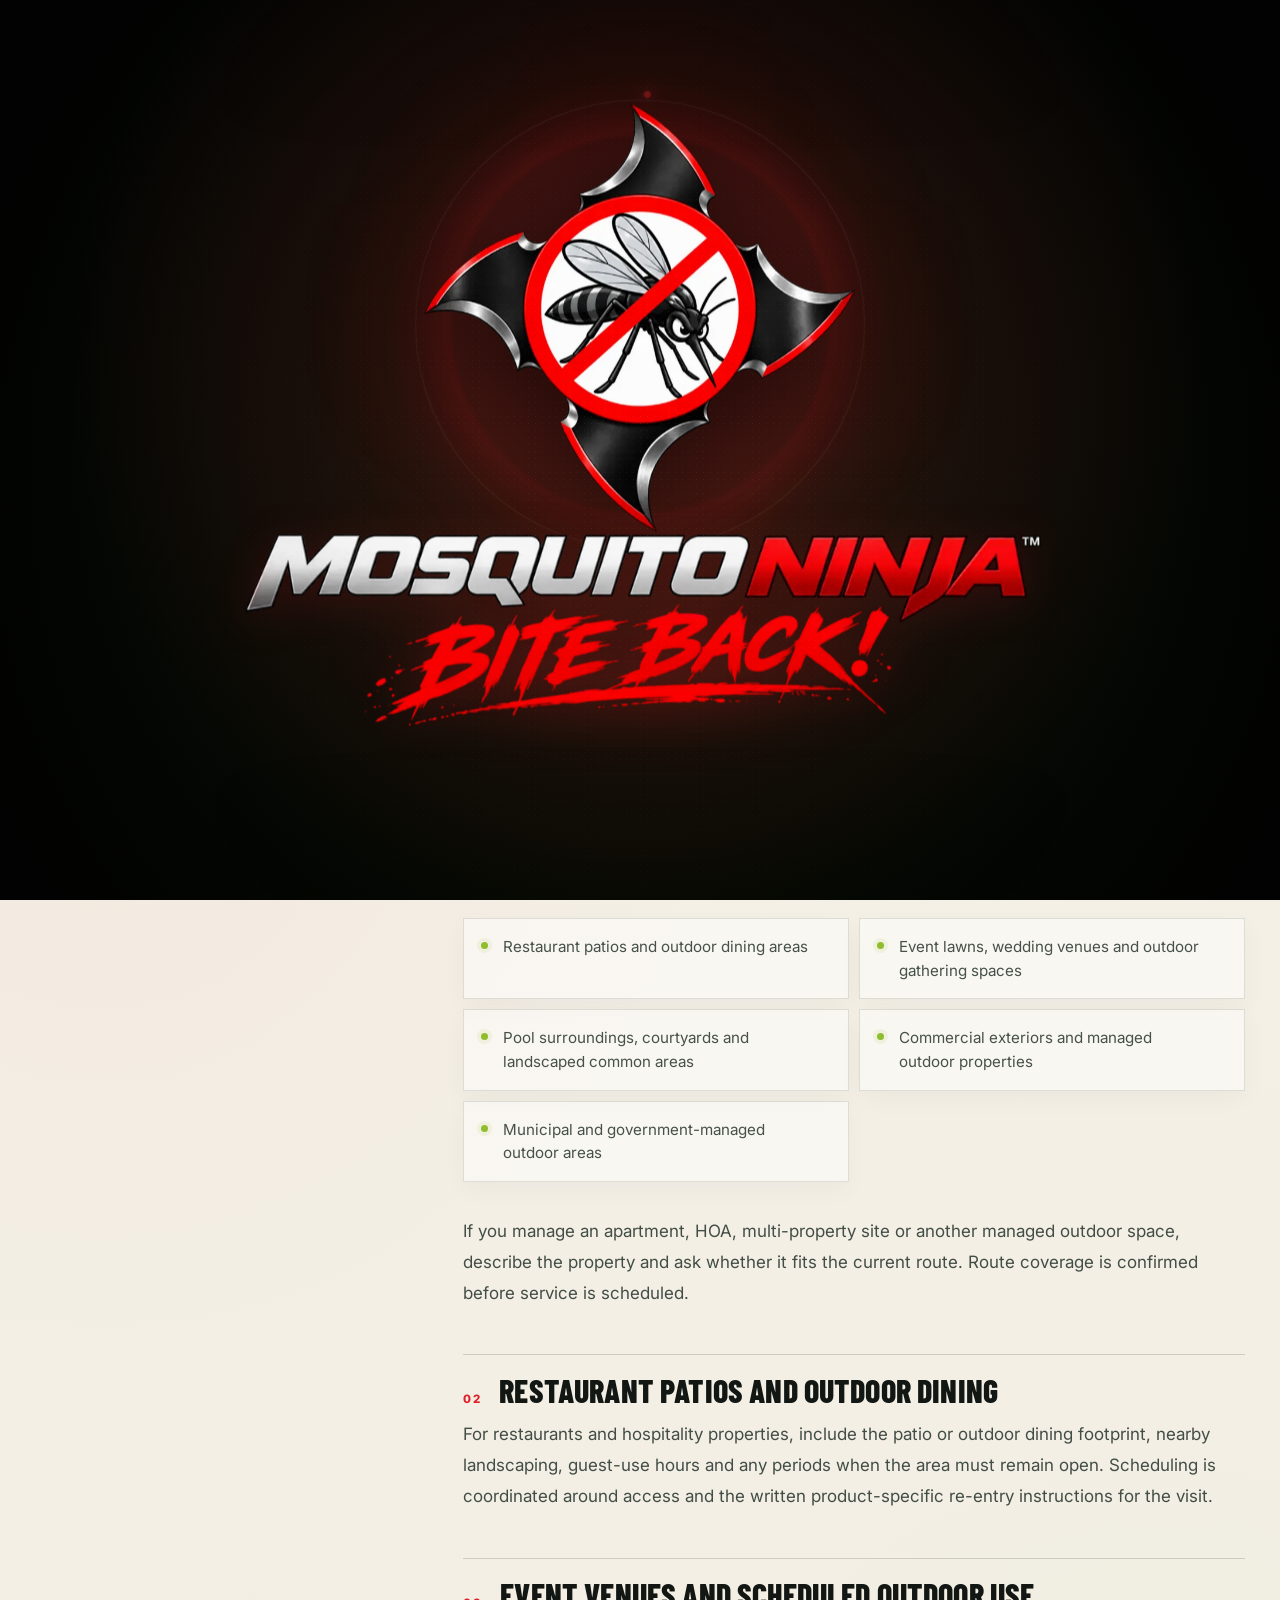
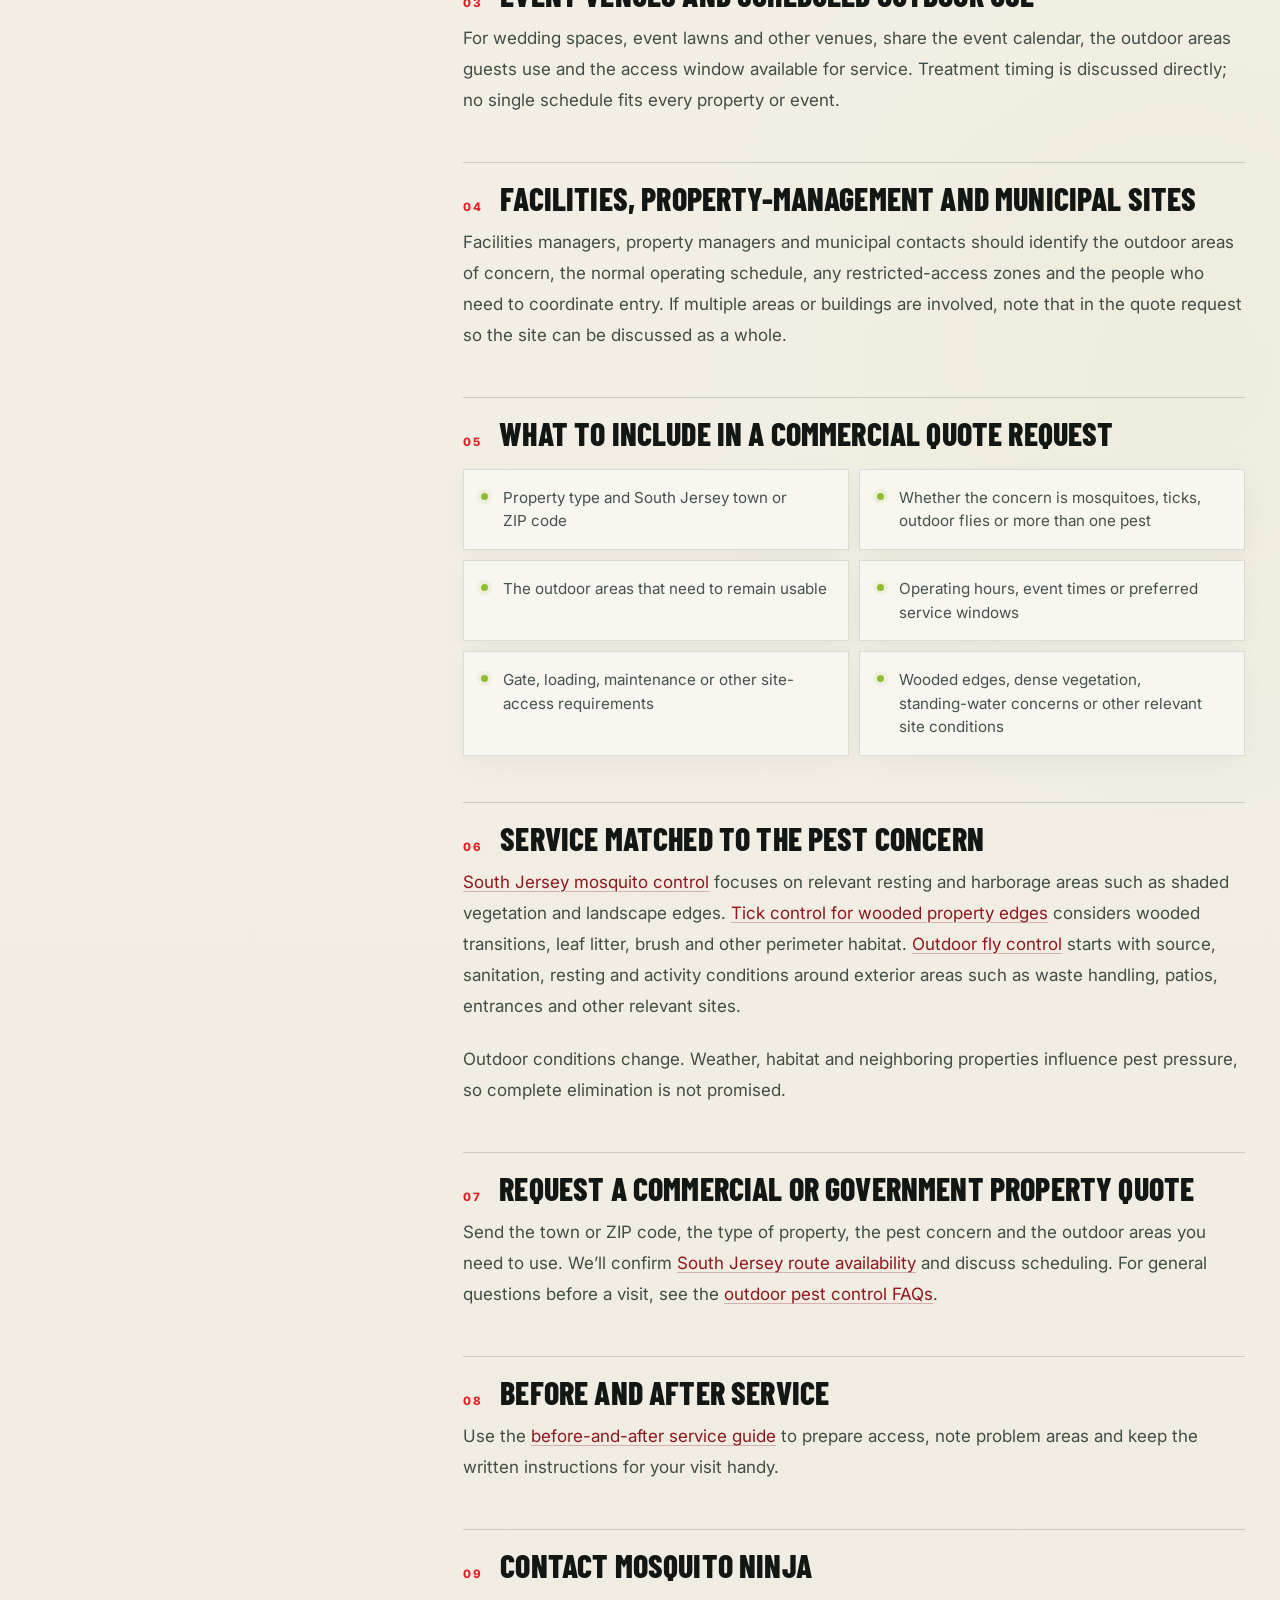
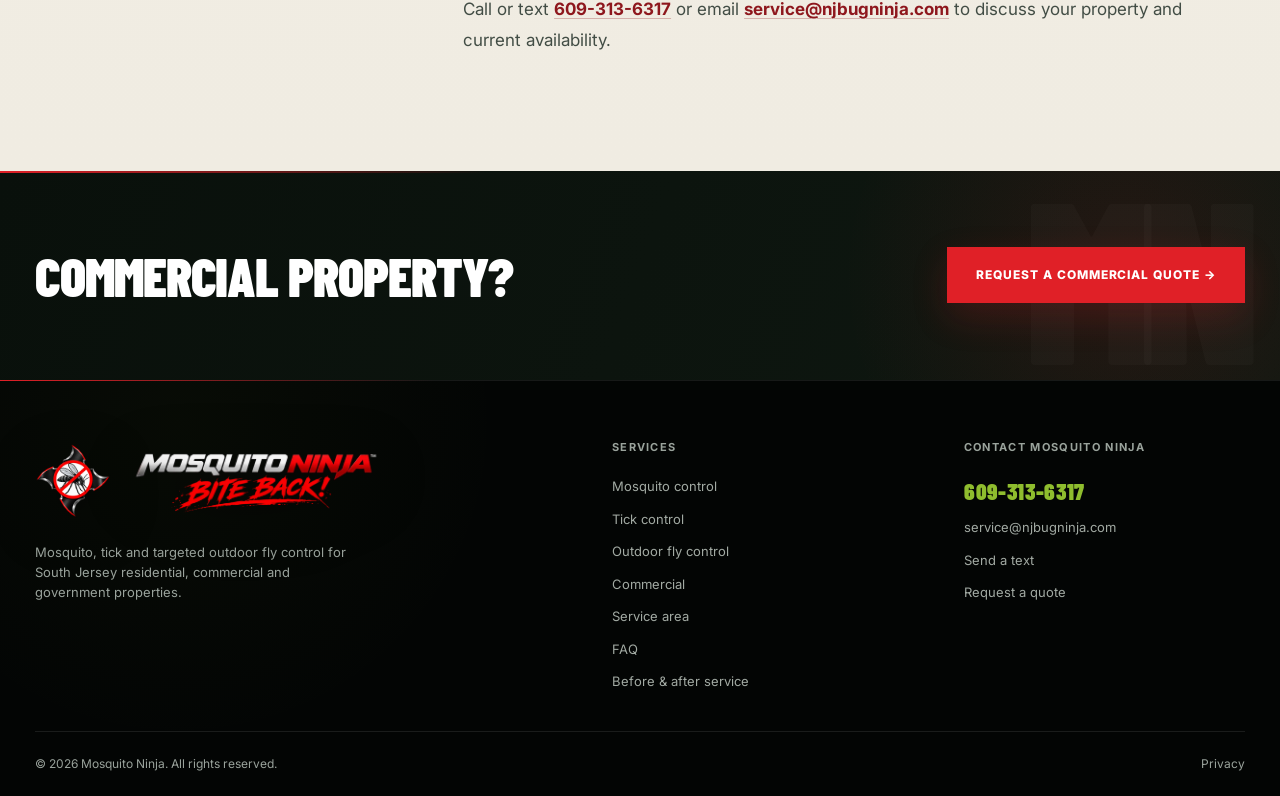
<file: commercial.html>
<!doctype html><html lang="en"><head>
  <meta charset="utf-8">
  <style id="mn-launch-prepaint">html{background:#020403}html.mn-launch-pending,html.mn-launch-pending body{margin:0;background:#020403!important;overflow:hidden!important}html.mn-launch-pending body>*{visibility:hidden!important}html.mn-launch-pending body>.mn-launch-overlay{visibility:visible!important}</style>
  <script>
    (()=>{try{if(!window.matchMedia("(prefers-reduced-motion: reduce)").matches&&sessionStorage.getItem("mn-launch-splash-v7")!=="1"){document.documentElement.classList.add("mn-launch-pending");window.__mnLaunchFallback=window.setTimeout(()=>document.documentElement.classList.remove("mn-launch-pending"),4500)}}catch{document.documentElement.classList.add("mn-launch-pending");window.__mnLaunchFallback=window.setTimeout(()=>document.documentElement.classList.remove("mn-launch-pending"),4500)}})();
  </script>
  <link rel="preload" as="image" href="/assets/mark-transparent-v31.webp" type="image/webp" fetchpriority="high">
  <link rel="preload" as="image" href="/assets/splash-wordmark-transparent-v31.webp" type="image/webp" fetchpriority="high">
  <meta name="viewport" content="width=device-width, initial-scale=1, viewport-fit=cover">
  <meta name="theme-color" content="#0a0a0a">
  <!-- Privacy-friendly analytics by Plausible -->
  <script async src="https://plausible.io/js/pa-16WwUvUbovoyg0-tq4F9i.js"></script>
  <script>
    window.plausible=window.plausible||function(){(plausible.q=plausible.q||[]).push(arguments)},plausible.init=plausible.init||function(i){plausible.o=i||{}};
    plausible.init()
  </script>
  <title>Commercial Outdoor Pest Control in South Jersey | Mosquito Ninja</title>
  <meta name="description" content="Commercial and government mosquito, tick and targeted outdoor fly control for South Jersey patios, venues, courtyards, waste areas and managed outdoor properties.">
  <meta name="robots" content="index, follow, max-image-preview:large">
  <link rel="canonical" href="https://njbugninja.com/commercial.html">
  <meta property="og:site_name" content="Mosquito Ninja">
  <meta property="og:locale" content="en_US">
  <meta property="og:type" content="website">
  <meta property="og:title" content="Commercial Outdoor Pest Control in South Jersey | Mosquito Ninja">
  <meta property="og:description" content="Commercial and government mosquito, tick and targeted outdoor fly control for South Jersey patios, venues, courtyards, waste areas and managed outdoor properties.">
  <meta property="og:url" content="https://njbugninja.com/commercial.html">
  <meta property="og:image" content="https://njbugninja.com/assets/mosquito-ninja-share-v17.jpg">
  <meta property="og:image:type" content="image/jpeg">
  <meta property="og:image:width" content="1536">
  <meta property="og:image:height" content="1024">
  <meta property="og:image:alt" content="Mosquito Ninja outdoor pest control logo on a white background, with the Mosquito Ninja service number 609-313-6317.">
  <meta name="twitter:card" content="summary_large_image">
  <meta name="twitter:title" content="Commercial Outdoor Pest Control in South Jersey | Mosquito Ninja">
  <meta name="twitter:description" content="Commercial and government mosquito, tick and targeted outdoor fly control for South Jersey patios, venues, courtyards, waste areas and managed outdoor properties.">
  <meta name="twitter:image" content="https://njbugninja.com/assets/mosquito-ninja-share-v17.jpg">
  <meta name="twitter:image:alt" content="Mosquito Ninja outdoor pest control logo on a white background, with the Mosquito Ninja service number 609-313-6317.">
  <link rel="icon" href="/assets/favicon-v20.png" type="image/png" sizes="96x96">
  <link rel="preconnect" href="https://fonts.googleapis.com">
  <link rel="preconnect" href="https://fonts.gstatic.com" crossorigin>
  <link rel="stylesheet" href="https://fonts.googleapis.com/css2?family=Barlow+Condensed:ital,wght@0,600;0,700;0,800;0,900;1,800;1,900&amp;family=Inter:wght@400;500;600;700;800&amp;display=swap">
  <link rel="stylesheet" href="/mosquito-ninja-v12.css?v=35.1.0">
  <script type="application/ld+json">{"@context":"https://schema.org","@graph":[{"@type":"Organization","@id":"https://njbugninja.com/#business","name":"Mosquito Ninja","alternateName":"NJ Bug Ninja","url":"https://njbugninja.com/","telephone":"+1-609-313-6317","email":"service@njbugninja.com","logo":{"@id":"https://njbugninja.com/#brand-image"},"description":"Owner-operated mosquito, tick and targeted outdoor fly control for South Jersey residential, commercial and government properties. Contact Mosquito Ninja to confirm route availability.","areaServed":{"@type":"Place","name":"South Jersey","containedInPlace":{"@type":"State","name":"New Jersey"}},"image":{"@id":"https://njbugninja.com/#brand-image"}},{"@type":"WebSite","@id":"https://njbugninja.com/#website","name":"Mosquito Ninja","alternateName":"NJ Bug Ninja","url":"https://njbugninja.com/","inLanguage":"en-US","publisher":{"@id":"https://njbugninja.com/#business"}},{"@type":"WebPage","@id":"https://njbugninja.com/commercial.html#webpage","url":"https://njbugninja.com/commercial.html","name":"Commercial Outdoor Pest Control in South Jersey | Mosquito Ninja","description":"Commercial and government mosquito, tick and targeted outdoor fly control for South Jersey patios, venues, courtyards, waste areas and managed outdoor properties.","inLanguage":"en-US","isPartOf":{"@id":"https://njbugninja.com/#website"},"about":{"@id":"https://njbugninja.com/#business"},"breadcrumb":{"@id":"https://njbugninja.com/commercial.html#breadcrumb"},"mainEntity":{"@id":"https://njbugninja.com/commercial.html#service"},"primaryImageOfPage":{"@id":"https://njbugninja.com/#brand-image"}},{"@type":"BreadcrumbList","@id":"https://njbugninja.com/commercial.html#breadcrumb","itemListElement":[{"@type":"ListItem","position":1,"name":"Home","item":"https://njbugninja.com/"},{"@type":"ListItem","position":2,"name":"Commercial & government outdoor pest control","item":"https://njbugninja.com/commercial.html"}]},{"@type":"Service","@id":"https://njbugninja.com/commercial.html#service","name":"Commercial and government mosquito, tick and outdoor fly control","serviceType":"Commercial and government outdoor pest control","description":"Commercial and government mosquito, tick and outdoor fly control for South Jersey patios, venues, courtyards, municipal sites and managed outdoor properties.","url":"https://njbugninja.com/commercial.html","provider":{"@id":"https://njbugninja.com/#business"},"areaServed":{"@type":"Place","name":"South Jersey","containedInPlace":{"@type":"State","name":"New Jersey"}}},{"@type":"ImageObject","@id":"https://njbugninja.com/#brand-image","url":"https://njbugninja.com/assets/mosquito-ninja-share-v17.jpg","contentUrl":"https://njbugninja.com/assets/mosquito-ninja-share-v17.jpg","encodingFormat":"image/jpeg","width":1536,"height":1024,"caption":"Mosquito Ninja outdoor pest control"}]}</script>
  <link rel="stylesheet" href="/mosquito-ninja-v24-refined.css?v=24.0.0">
  <link rel="stylesheet" href="/mosquito-ninja-v25-refinements.css?v=25.1.0">
  <link rel="stylesheet" href="/mosquito-ninja-v29-premium.css?v=31.0.0">
  <link rel="stylesheet" href="/mosquito-ninja-v33-elite.css?v=35.3.0">
</head><body><a class="skip-link" href="#main">Skip to content</a><header class="site-header"><div class="shell nav-wrap"><a class="brand" href="/"><img src="/assets/mark-transparent-v31.webp" alt="" width="52" height="52"><span class="brand-copy"><strong><span>MOSQUITO</span> NINJA</strong><small>OUTDOOR PEST CONTROL</small></span></a><button class="menu-toggle" aria-controls="nav" aria-expanded="false"><span></span><span></span><span></span><b class="sr-only">Menu</b></button><nav class="nav" id="nav" aria-label="Primary navigation"><a href="/">Home</a><div class="services-menu"><button class="services-menu__toggle" type="button" aria-haspopup="true" aria-expanded="false" aria-controls="services-menu-panel">Services</button><div class="services-menu__panel" id="services-menu-panel"><a href="/mosquito-control.html">Mosquito Control</a><a href="/tick-control.html">Tick Control</a><a href="/fly-control.html">Outdoor Fly Control</a></div></div><a href="/commercial.html" class="active" aria-current="page">Commercial</a><a href="/service-area.html">Service Area</a><a href="/faq.html">FAQ</a><a class="phone" href="tel:+16093136317" aria-label="Call or text Mosquito Ninja at 609-313-6317"><span class="phone__icon" aria-hidden="true"><svg viewBox="0 0 24 24"><path d="M7.1 3.5 9.4 8 7.8 9.4c1 2.2 2.7 3.9 4.9 4.9l1.4-1.6 4.5 2.3-.7 3c-.2.8-.9 1.3-1.7 1.3C9.8 19.3 4.7 14.2 4.7 7.8c0-.8.5-1.5 1.3-1.7l1.1-2.6Z"/></svg></span><span class="phone__label">CALL OR TEXT</span><span class="phone__number">609-313-6317</span></a></nav></div></header><main id="main"><section class="page-hero"><div class="shell"><nav class="breadcrumbs" aria-label="Breadcrumb"><ol><li><a href="/">Home</a></li><li aria-current="page">Commercial outdoor pest control</li></ol></nav><p class="eyebrow">MOSQUITO NINJA</p><h1>OUTDOOR PEST CONTROL.<br><em>FOR BUSINESS &amp; PUBLIC PROPERTIES.</em></h1><p>Commercial and government mosquito, tick and outdoor fly control for South Jersey business, municipal and public properties. Discuss the site, the outdoor areas people use, and the access or operating hours that matter for scheduling.</p></div></section><section class="content">
  <div class="shell content-grid">
    <div><h2>Outdoor spaces that need to stay usable</h2></div>
    <div class="prose">
<p>An outdoor pest problem affects how a property is used. Mosquito Ninja works with the site layout, surrounding landscape and the outdoor areas used by customers, staff, residents or the public.</p>
<h3>Commercial &amp; government property types</h3>
<ul><li>Restaurant patios and outdoor dining areas</li><li>Event lawns, wedding venues and outdoor gathering spaces</li><li>Pool surroundings, courtyards and landscaped common areas</li><li>Commercial exteriors and managed outdoor properties</li><li>Municipal and government-managed outdoor areas</li></ul>
<p>If you manage an apartment, HOA, multi-property site or another managed outdoor space, describe the property and ask whether it fits the current route. Route coverage is confirmed before service is scheduled.</p>
<h3>Restaurant patios and outdoor dining</h3>
<p>For restaurants and hospitality properties, include the patio or outdoor dining footprint, nearby landscaping, guest-use hours and any periods when the area must remain open. Scheduling is coordinated around access and the written product-specific re-entry instructions for the visit.</p>
<h3>Event venues and scheduled outdoor use</h3>
<p>For wedding spaces, event lawns and other venues, share the event calendar, the outdoor areas guests use and the access window available for service. Treatment timing is discussed directly; no single schedule fits every property or event.</p>
<h3>Facilities, property-management and municipal sites</h3>
<p>Facilities managers, property managers and municipal contacts should identify the outdoor areas of concern, the normal operating schedule, any restricted-access zones and the people who need to coordinate entry. If multiple areas or buildings are involved, note that in the quote request so the site can be discussed as a whole.</p>
<h3>What to include in a commercial quote request</h3>
<ul><li>Property type and South Jersey town or ZIP code</li><li>Whether the concern is mosquitoes, ticks, outdoor flies or more than one pest</li><li>The outdoor areas that need to remain usable</li><li>Operating hours, event times or preferred service windows</li><li>Gate, loading, maintenance or other site-access requirements</li><li>Wooded edges, dense vegetation, standing-water concerns or other relevant site conditions</li></ul>
<h3>Service matched to the pest concern</h3>
<p><a href="/mosquito-control.html">South Jersey mosquito control</a> focuses on relevant resting and harborage areas such as shaded vegetation and landscape edges. <a href="/tick-control.html">Tick control for wooded property edges</a> considers wooded transitions, leaf litter, brush and other perimeter habitat. <a href="/fly-control.html">Outdoor fly control</a> starts with source, sanitation, resting and activity conditions around exterior areas such as waste handling, patios, entrances and other relevant sites.</p>
<p>Outdoor conditions change. Weather, habitat and neighboring properties influence pest pressure, so complete elimination is not promised.</p>
<h3>Request a commercial or government property quote</h3>
<p>Send the town or ZIP code, the type of property, the pest concern and the outdoor areas you need to use. We&rsquo;ll confirm <a href="/service-area.html">South Jersey route availability</a> and discuss scheduling. For general questions before a visit, see the <a href="/faq.html">outdoor pest control FAQs</a>.</p>
<h3>Before and after service</h3><p>Use the <a href="/service-prep.html">before-and-after service guide</a> to prepare access, note problem areas and keep the written instructions for your visit handy.</p>
<h3>Contact Mosquito Ninja</h3>
<p>Call or text <a href="tel:+16093136317"><strong>609-313-6317</strong></a> or email <a href="mailto:service@njbugninja.com"><strong>service@njbugninja.com</strong></a> to discuss your property and current availability.</p>
    </div>
  </div>
</section><section class="cta"><div class="shell"><div><h2>COMMERCIAL PROPERTY?</h2></div><a class="btn primary" href="/?propertyType=commercial#quote">REQUEST A COMMERCIAL QUOTE &rarr;</a></div></section></main><footer class="footer"><div class="shell footer-grid"><div class="footer-brand"><a class="footer-artwork" href="/" aria-label="Mosquito Ninja home"><img src="/assets/mark-transparent-v31.webp" alt="" width="768" height="768" loading="lazy" decoding="async"><img src="/assets/splash-wordmark-transparent-v31.webp" alt="Mosquito Ninja. Bite back." width="1080" height="361" loading="lazy" decoding="async"></a><p>Mosquito, tick and targeted outdoor fly control for South Jersey residential, commercial and government properties.</p></div><div><h4>SERVICES</h4><a href="/mosquito-control.html">Mosquito control</a><a href="/tick-control.html">Tick control</a><a href="/fly-control.html">Outdoor fly control</a><a href="/commercial.html">Commercial</a><a href="/service-area.html">Service area</a><a href="/faq.html">FAQ</a><a href="/service-prep.html">Before &amp; after service</a></div><div><h4>CONTACT MOSQUITO NINJA</h4><a class="footer-phone" href="tel:+16093136317">609-313-6317</a><a href="mailto:service@njbugninja.com">service@njbugninja.com</a><a href="sms:+16093136317">Send a text</a><a href="/#quote">Request a quote</a></div></div><div class="shell footer-bottom"><span>&copy; <span id="year">2026</span> Mosquito Ninja. All rights reserved.</span><a href="/privacy.html">Privacy</a></div></footer><nav class="mobile-actions" aria-label="Quick contact"><a href="tel:+16093136317">CALL MOSQUITO NINJA</a><a href="/#quote">REQUEST A QUOTE</a></nav><script src="/mosquito-ninja-v12.js?v=35.4.0"></script><script src="/website-tools.js?v=35.3.0"></script></body></html>
</file>
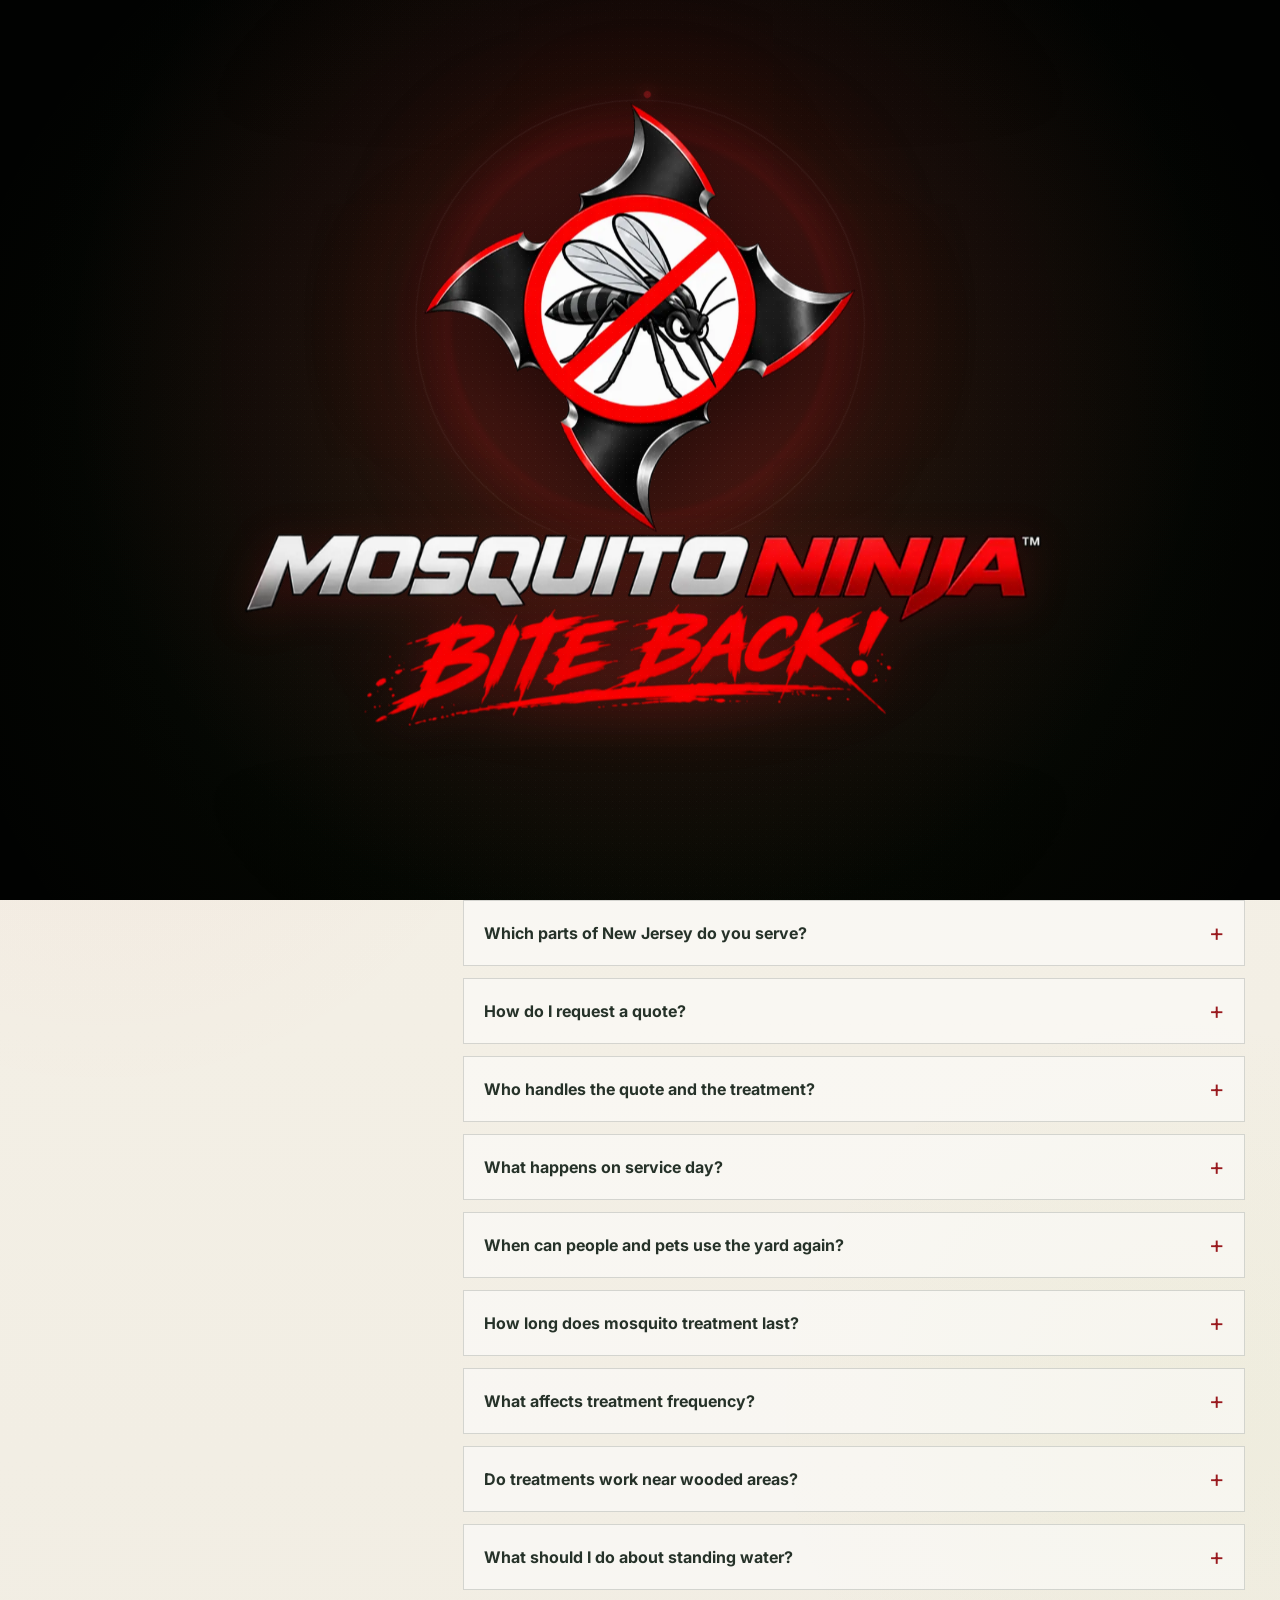
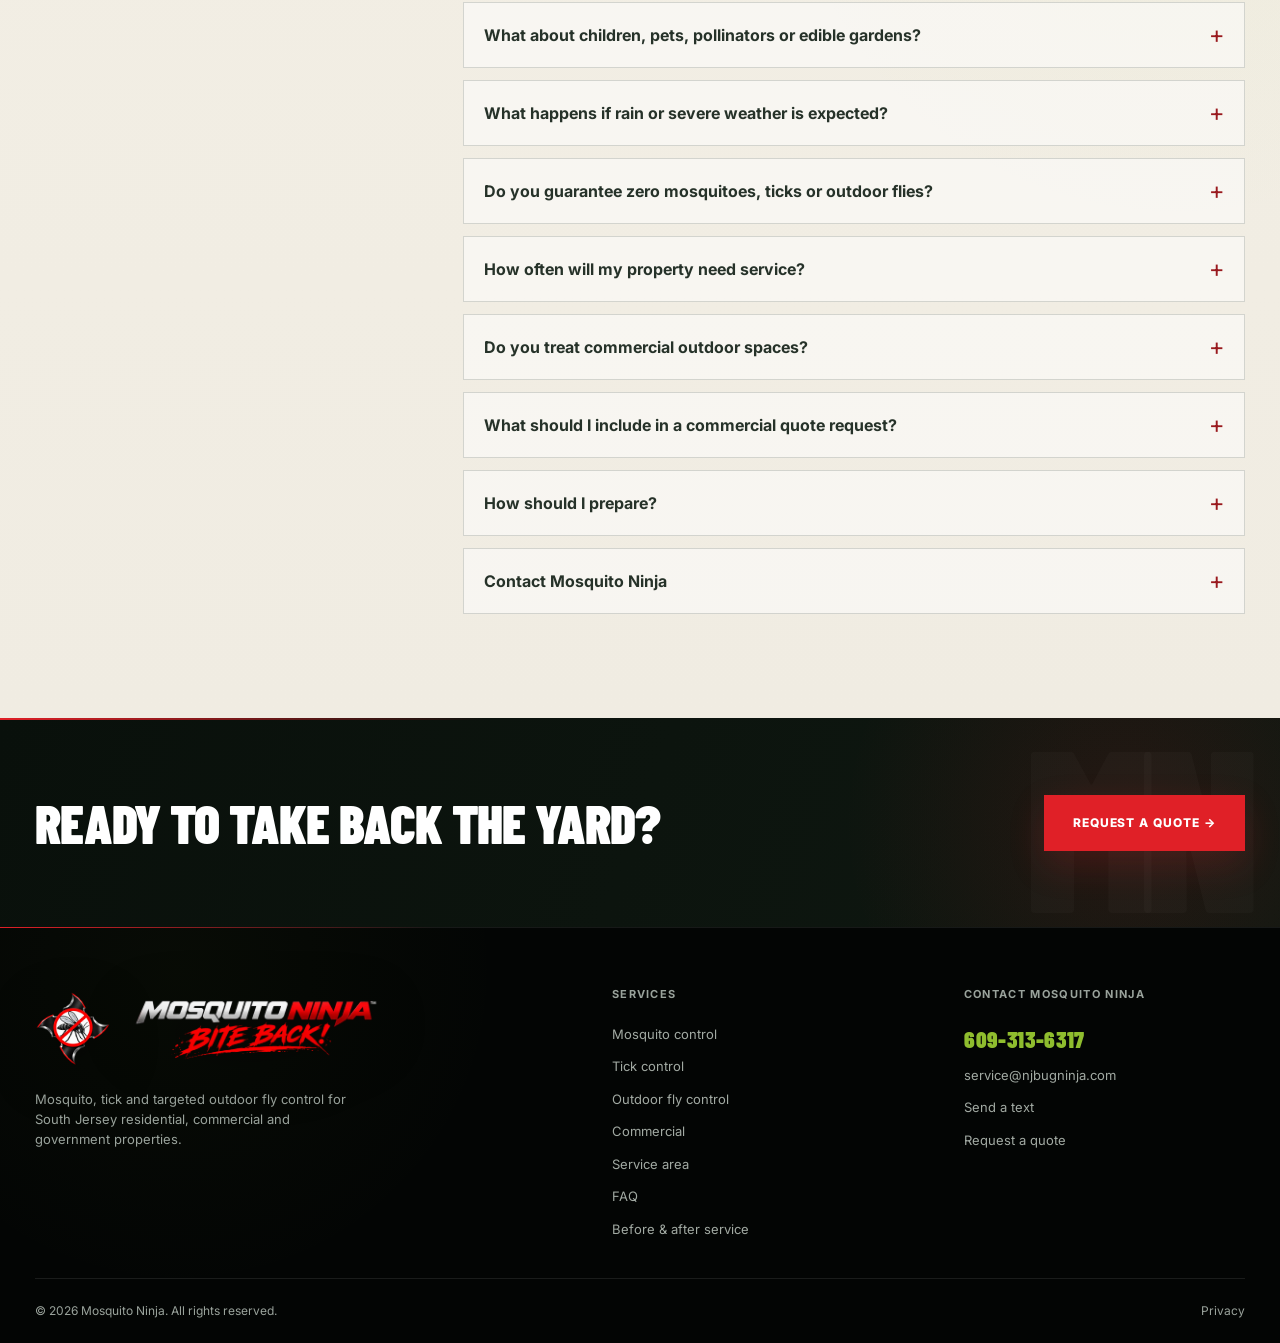
<file: faq.html>
<!doctype html><html lang="en"><head>
  <meta charset="utf-8">
  <style id="mn-launch-prepaint">html{background:#020403}html.mn-launch-pending,html.mn-launch-pending body{margin:0;background:#020403!important;overflow:hidden!important}html.mn-launch-pending body>*{visibility:hidden!important}html.mn-launch-pending body>.mn-launch-overlay{visibility:visible!important}</style>
  <script>
    (()=>{try{if(!window.matchMedia("(prefers-reduced-motion: reduce)").matches&&sessionStorage.getItem("mn-launch-splash-v7")!=="1"){document.documentElement.classList.add("mn-launch-pending");window.__mnLaunchFallback=window.setTimeout(()=>document.documentElement.classList.remove("mn-launch-pending"),4500)}}catch{document.documentElement.classList.add("mn-launch-pending");window.__mnLaunchFallback=window.setTimeout(()=>document.documentElement.classList.remove("mn-launch-pending"),4500)}})();
  </script>
  <link rel="preload" as="image" href="/assets/mark-transparent-v31.webp" type="image/webp" fetchpriority="high">
  <link rel="preload" as="image" href="/assets/splash-wordmark-transparent-v31.webp" type="image/webp" fetchpriority="high">
  <meta name="viewport" content="width=device-width, initial-scale=1, viewport-fit=cover">
  <meta name="theme-color" content="#0a0a0a">
  <!-- Privacy-friendly analytics by Plausible -->
  <script async src="https://plausible.io/js/pa-16WwUvUbovoyg0-tq4F9i.js"></script>
  <script>
    window.plausible=window.plausible||function(){(plausible.q=plausible.q||[]).push(arguments)},plausible.init=plausible.init||function(i){plausible.o=i||{}};
    plausible.init()
  </script>
  <title>Outdoor Pest Control FAQs | Mosquito Ninja, South Jersey</title>
  <meta name="description" content="South Jersey mosquito, tick and outdoor fly control FAQs covering service areas, treatment timing, weather, pets, source conditions and commercial quotes.">
  <meta name="robots" content="index, follow, max-image-preview:large">
  <link rel="canonical" href="https://njbugninja.com/faq.html">
  <meta property="og:site_name" content="Mosquito Ninja">
  <meta property="og:locale" content="en_US">
  <meta property="og:type" content="website">
  <meta property="og:title" content="Outdoor Pest Control FAQs | Mosquito Ninja, South Jersey">
  <meta property="og:description" content="South Jersey mosquito, tick and outdoor fly control FAQs covering service areas, treatment timing, weather, pets, source conditions and commercial quotes.">
  <meta property="og:url" content="https://njbugninja.com/faq.html">
  <meta property="og:image" content="https://njbugninja.com/assets/mosquito-ninja-share-v17.jpg">
  <meta property="og:image:type" content="image/jpeg">
  <meta property="og:image:width" content="1536">
  <meta property="og:image:height" content="1024">
  <meta property="og:image:alt" content="Mosquito Ninja outdoor pest control logo on a white background, with the Mosquito Ninja service number 609-313-6317.">
  <meta name="twitter:card" content="summary_large_image">
  <meta name="twitter:title" content="Outdoor Pest Control FAQs | Mosquito Ninja, South Jersey">
  <meta name="twitter:description" content="South Jersey mosquito, tick and outdoor fly control FAQs covering service areas, treatment timing, weather, pets, source conditions and commercial quotes.">
  <meta name="twitter:image" content="https://njbugninja.com/assets/mosquito-ninja-share-v17.jpg">
  <meta name="twitter:image:alt" content="Mosquito Ninja outdoor pest control logo on a white background, with the Mosquito Ninja service number 609-313-6317.">
  <link rel="icon" href="/assets/favicon-v20.png" type="image/png" sizes="96x96">
  <link rel="preconnect" href="https://fonts.googleapis.com">
  <link rel="preconnect" href="https://fonts.gstatic.com" crossorigin>
  <link rel="stylesheet" href="https://fonts.googleapis.com/css2?family=Barlow+Condensed:ital,wght@0,600;0,700;0,800;0,900;1,800;1,900&amp;family=Inter:wght@400;500;600;700;800&amp;display=swap">
  <link rel="stylesheet" href="/mosquito-ninja-v12.css?v=24.0.0">
  <script type="application/ld+json">{"@context":"https://schema.org","@graph":[{"@type":"Organization","@id":"https://njbugninja.com/#business","name":"Mosquito Ninja","alternateName":"NJ Bug Ninja","url":"https://njbugninja.com/","telephone":"+1-609-313-6317","email":"service@njbugninja.com","logo":{"@id":"https://njbugninja.com/#brand-image"},"description":"Owner-operated mosquito, tick and targeted outdoor fly control for South Jersey residential, commercial and government properties. Contact Mosquito Ninja to confirm route availability.","areaServed":{"@type":"Place","name":"South Jersey","containedInPlace":{"@type":"State","name":"New Jersey"}},"image":{"@id":"https://njbugninja.com/#brand-image"}},{"@type":"WebSite","@id":"https://njbugninja.com/#website","name":"Mosquito Ninja","alternateName":"NJ Bug Ninja","url":"https://njbugninja.com/","inLanguage":"en-US","publisher":{"@id":"https://njbugninja.com/#business"}},{"@type":"WebPage","@id":"https://njbugninja.com/faq.html#webpage","url":"https://njbugninja.com/faq.html","name":"Outdoor Pest Control FAQs | Mosquito Ninja, South Jersey","description":"South Jersey mosquito, tick and outdoor fly control FAQs covering service areas, treatment timing, weather, pets, source conditions and commercial quotes.","inLanguage":"en-US","isPartOf":{"@id":"https://njbugninja.com/#website"},"about":{"@id":"https://njbugninja.com/#business"},"breadcrumb":{"@id":"https://njbugninja.com/faq.html#breadcrumb"},"primaryImageOfPage":{"@id":"https://njbugninja.com/#brand-image"}},{"@type":"BreadcrumbList","@id":"https://njbugninja.com/faq.html#breadcrumb","itemListElement":[{"@type":"ListItem","position":1,"name":"Home","item":"https://njbugninja.com/"},{"@type":"ListItem","position":2,"name":"Outdoor pest control FAQs","item":"https://njbugninja.com/faq.html"}]},{"@type":"ImageObject","@id":"https://njbugninja.com/#brand-image","url":"https://njbugninja.com/assets/mosquito-ninja-share-v17.jpg","contentUrl":"https://njbugninja.com/assets/mosquito-ninja-share-v17.jpg","encodingFormat":"image/jpeg","width":1536,"height":1024,"caption":"Mosquito Ninja outdoor pest control"}]}</script>
  <link rel="stylesheet" href="/mosquito-ninja-v24-refined.css?v=24.0.0">
  <link rel="stylesheet" href="/mosquito-ninja-v25-refinements.css?v=25.1.0">
  <link rel="stylesheet" href="/mosquito-ninja-v29-premium.css?v=31.0.0">
  <link rel="stylesheet" href="/mosquito-ninja-v33-elite.css?v=35.3.0">
</head><body><a class="skip-link" href="#main">Skip to content</a><header class="site-header"><div class="shell nav-wrap"><a class="brand" href="/"><img src="/assets/mark-transparent-v31.webp" alt="" width="52" height="52"><span class="brand-copy"><strong><span>MOSQUITO</span> NINJA</strong><small>OUTDOOR PEST CONTROL</small></span></a><button class="menu-toggle" aria-controls="nav" aria-expanded="false"><span></span><span></span><span></span><b class="sr-only">Menu</b></button><nav class="nav" id="nav" aria-label="Primary navigation"><a href="/">Home</a><div class="services-menu"><button class="services-menu__toggle" type="button" aria-haspopup="true" aria-expanded="false" aria-controls="services-menu-panel">Services</button><div class="services-menu__panel" id="services-menu-panel"><a href="/mosquito-control.html">Mosquito Control</a><a href="/tick-control.html">Tick Control</a><a href="/fly-control.html">Outdoor Fly Control</a></div></div><a href="/commercial.html">Commercial</a><a href="/service-area.html">Service Area</a><a href="/faq.html" class="active" aria-current="page">FAQ</a><a class="phone" href="tel:+16093136317" aria-label="Call or text Mosquito Ninja at 609-313-6317"><span class="phone__icon" aria-hidden="true"><svg viewBox="0 0 24 24"><path d="M7.1 3.5 9.4 8 7.8 9.4c1 2.2 2.7 3.9 4.9 4.9l1.4-1.6 4.5 2.3-.7 3c-.2.8-.9 1.3-1.7 1.3C9.8 19.3 4.7 14.2 4.7 7.8c0-.8.5-1.5 1.3-1.7l1.1-2.6Z"/></svg></span><span class="phone__label">CALL OR TEXT</span><span class="phone__number">609-313-6317</span></a></nav></div></header><main id="main"><section class="page-hero"><div class="shell"><nav class="breadcrumbs" aria-label="Breadcrumb"><ol><li><a href="/">Home</a></li><li aria-current="page">Outdoor pest control FAQs</li></ol></nav><p class="eyebrow">MOSQUITO NINJA</p><h1>OUTDOOR PEST CONTROL QUESTIONS.<br><em>STRAIGHT ANSWERS.</em></h1><p>What to know about Mosquito Ninja mosquito, tick and outdoor fly service in South Jersey, from the first quote request to using your outdoor space after a visit.</p></div></section><section class="content">
  <div class="shell content-grid">
    <div><h2>Before your first visit</h2></div>
    <div class="prose">
<details open class="reference-answer"><summary>Do you treat mosquitoes, ticks and outdoor flies?</summary>
<p>Yes. Mosquito Ninja provides <a href="/mosquito-control.html">South Jersey mosquito control</a>, <a href="/tick-control.html">tick control</a> and <a href="/fly-control.html">targeted outdoor fly control</a>. Share every concern in the quote request so the property can be discussed as a whole.</p>
</details>
<details class="reference-answer"><summary>How does outdoor fly control work?</summary>
<p>Outdoor fly service addresses house-fly and nuisance-fly pressure around relevant source, sanitation, resting and activity areas. The property discussion may include trash and recycling areas, pet areas, patios, entrances and other exterior conditions. Source reduction matters, and complete elimination is not promised.</p>
</details>
<details class="reference-answer"><summary>Which parts of New Jersey do you serve?</summary>
<p>Current core routes cover Burlington, Camden and Gloucester counties. Atlantic, Cumberland and Salem counties are checked for route and scheduling availability. Cape May and Ocean counties are outside the normal service area at this time. Use the <a href="/service-area.html">South Jersey service-area checker</a> and send the property town or ZIP code for confirmation.</p>
</details>
<details class="reference-answer"><summary>How do I request a quote?</summary>
<p>Call or text Mosquito Ninja at <a href="tel:+16093136317">609-313-6317</a>, email <a href="mailto:service@njbugninja.com">service@njbugninja.com</a>, or use the <a href="/#quote">homepage quote form</a>. The website form sends the contact and property details you enter to the company inbox so the property can be reviewed directly.</p>
</details>
<details class="reference-answer"><summary>Who handles the quote and the treatment?</summary>
<p>One point of contact handles both. Mosquito Ninja is owner-operated, so the person you discuss the property with is the person doing the work.</p>
</details>
<details class="reference-answer" id="service-day"><summary>What happens on service day?</summary>
<p>The property and activity areas are checked first, then service is focused on the habitat, source, sanitation or activity areas relevant to the mosquito, tick or outdoor fly concern. You receive product-specific instructions in writing for returning to treated areas.</p>
</details>
<details class="reference-answer"><summary>When can people and pets use the yard again?</summary>
<p>Re-entry depends on the product and application used. Follow the product-specific instructions provided in writing for your visit. Ask about access before treatment if you need to plan around pets, children or guests.</p>
</details>
<details class="reference-answer"><summary>How long does mosquito treatment last?</summary>
<p>There is no single duration that applies to every property or treatment. Outdoor mosquito pressure changes with weather, habitat, neighboring properties and the treatment used. The service schedule is discussed for the actual property rather than presented as a universal number of days.</p>
</details>
<details class="reference-answer"><summary>What affects treatment frequency?</summary>
<p>Property layout, pest activity, weather, habitat and the treatment used can all affect timing. The recommended interval is discussed for the site after the concern and property conditions are understood.</p>
</details>
<details class="reference-answer"><summary>Do treatments work near wooded areas?</summary>
<p>Wooded and shaded edges can be important parts of a mosquito or tick problem. <a href="/tick-control.html">Tick service</a> pays particular attention to wooded transitions, leaf litter and brush, while mosquito service considers shaded vegetation and other resting areas. The relevant parts of the property are discussed before treatment.</p>
</details>
<details class="reference-answer"><summary>What should I do about standing water?</summary>
<p>Point out where water collects and remove standing water where practical. Standing-water conditions are part of the property discussion because they can change how the outdoor space should be evaluated.</p>
</details>
<details class="reference-answer"><summary>What about children, pets, pollinators or edible gardens?</summary>
<p>Tell Mosquito Ninja about sensitive-use areas before service. Application decisions must follow the actual product label and site conditions, and you receive product-specific written instructions for the visit. Do not rely on a generic waiting-time rule.</p>
</details>
<details class="reference-answer"><summary>What happens if rain or severe weather is expected?</summary>
<p>Weather can affect outdoor application decisions and scheduling. If conditions are not suitable for the planned service, timing may need to be adjusted. Any visit-specific guidance is based on the actual application.</p>
</details>
<details class="reference-answer"><summary>Do you guarantee zero mosquitoes, ticks or outdoor flies?</summary>
<p>No. Outdoor pest pressure changes with weather, habitat, sanitation or source conditions and neighboring properties. Service is focused on reducing the pest problem in the relevant areas of the property, without a promise of complete elimination.</p>
</details>
<details class="reference-answer"><summary>How often will my property need service?</summary>
<p>Timing depends on your property, pest activity and the treatment used. The recommended schedule will be discussed with you when you request a quote.</p>
</details>
<details class="reference-answer"><summary>Do you treat commercial outdoor spaces?</summary>
<p>Yes. <a href="/commercial.html">Commercial and government outdoor pest control</a> can address mosquito, tick and targeted outdoor fly concerns at business, hospitality, municipal and government-managed properties, subject to route and scheduling availability.</p>
</details>
<details class="reference-answer"><summary>What should I include in a commercial quote request?</summary>
<p>Include the property type, South Jersey town or ZIP code, pest concern, outdoor areas that need to remain usable, operating or event hours, preferred service window and any gate, maintenance or site-access requirements.</p>
</details>
<details class="reference-answer"><summary>How should I prepare?</summary>
<p>See the <a href="/service-prep.html">before-and-after service guide</a> for property access, details to share and a printable checklist. Follow the written product-specific instructions for your visit.</p>
</details>
<details class="reference-answer"><summary>Contact Mosquito Ninja</summary>
<p>Call or text <a href="tel:+16093136317"><strong>609-313-6317</strong></a> or email <a href="mailto:service@njbugninja.com"><strong>service@njbugninja.com</strong></a> to discuss your property and current availability.</p>
</details>

    </div>
  </div>
</section><section class="cta"><div class="shell"><div><h2>READY TO TAKE BACK THE YARD?</h2></div><a class="btn primary" href="/#quote">REQUEST A QUOTE &rarr;</a></div></section></main><footer class="footer"><div class="shell footer-grid"><div class="footer-brand"><a class="footer-artwork" href="/" aria-label="Mosquito Ninja home"><img src="/assets/mark-transparent-v31.webp" alt="" width="768" height="768" loading="lazy" decoding="async"><img src="/assets/splash-wordmark-transparent-v31.webp" alt="Mosquito Ninja. Bite back." width="1080" height="361" loading="lazy" decoding="async"></a><p>Mosquito, tick and targeted outdoor fly control for South Jersey residential, commercial and government properties.</p></div><div><h4>SERVICES</h4><a href="/mosquito-control.html">Mosquito control</a><a href="/tick-control.html">Tick control</a><a href="/fly-control.html">Outdoor fly control</a><a href="/commercial.html">Commercial</a><a href="/service-area.html">Service area</a><a href="/faq.html">FAQ</a><a href="/service-prep.html">Before &amp; after service</a></div><div><h4>CONTACT MOSQUITO NINJA</h4><a class="footer-phone" href="tel:+16093136317">609-313-6317</a><a href="mailto:service@njbugninja.com">service@njbugninja.com</a><a href="sms:+16093136317">Send a text</a><a href="/#quote">Request a quote</a></div></div><div class="shell footer-bottom"><span>&copy; <span id="year">2026</span> Mosquito Ninja. All rights reserved.</span><a href="/privacy.html">Privacy</a></div></footer><nav class="mobile-actions" aria-label="Quick contact"><a href="tel:+16093136317">CALL MOSQUITO NINJA</a><a href="/#quote">REQUEST A QUOTE</a></nav><script src="/mosquito-ninja-v12.js?v=35.4.0"></script><script src="/website-tools.js?v=36.4.0"></script></body></html>
</file>
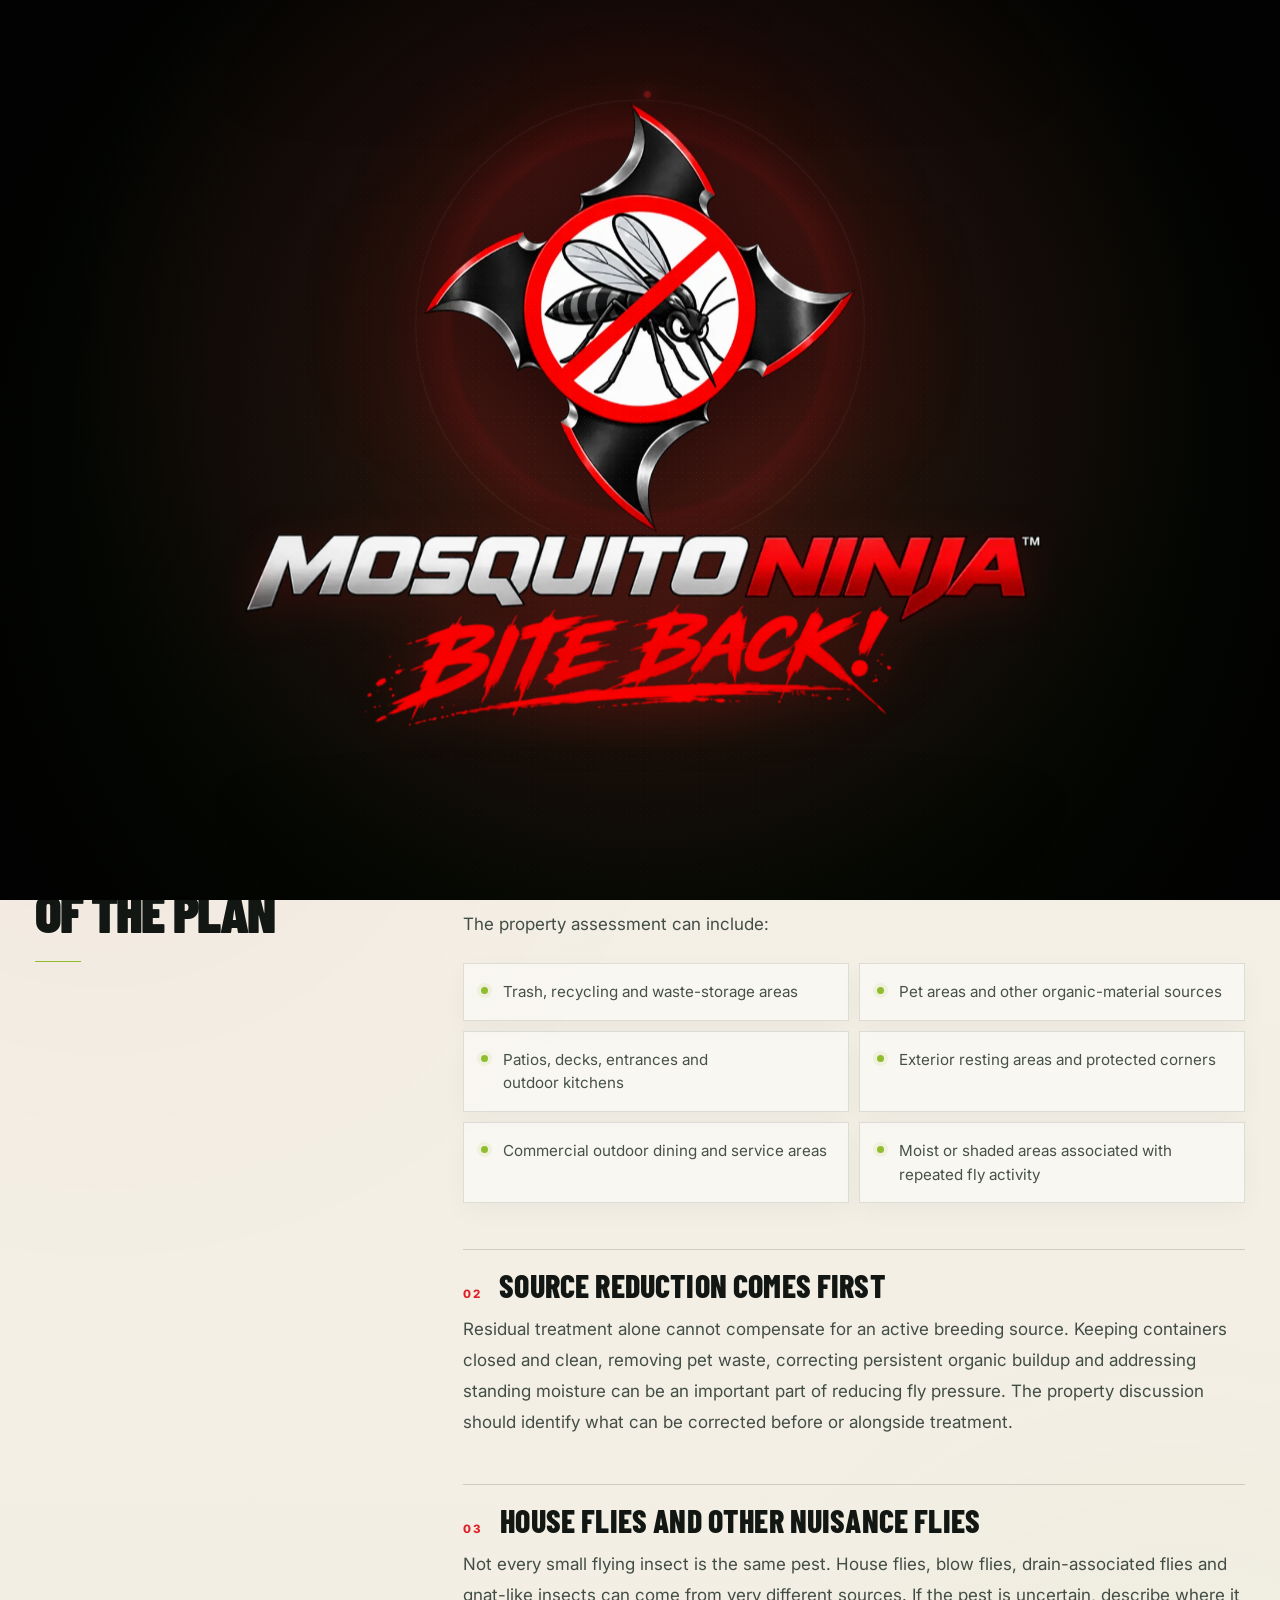
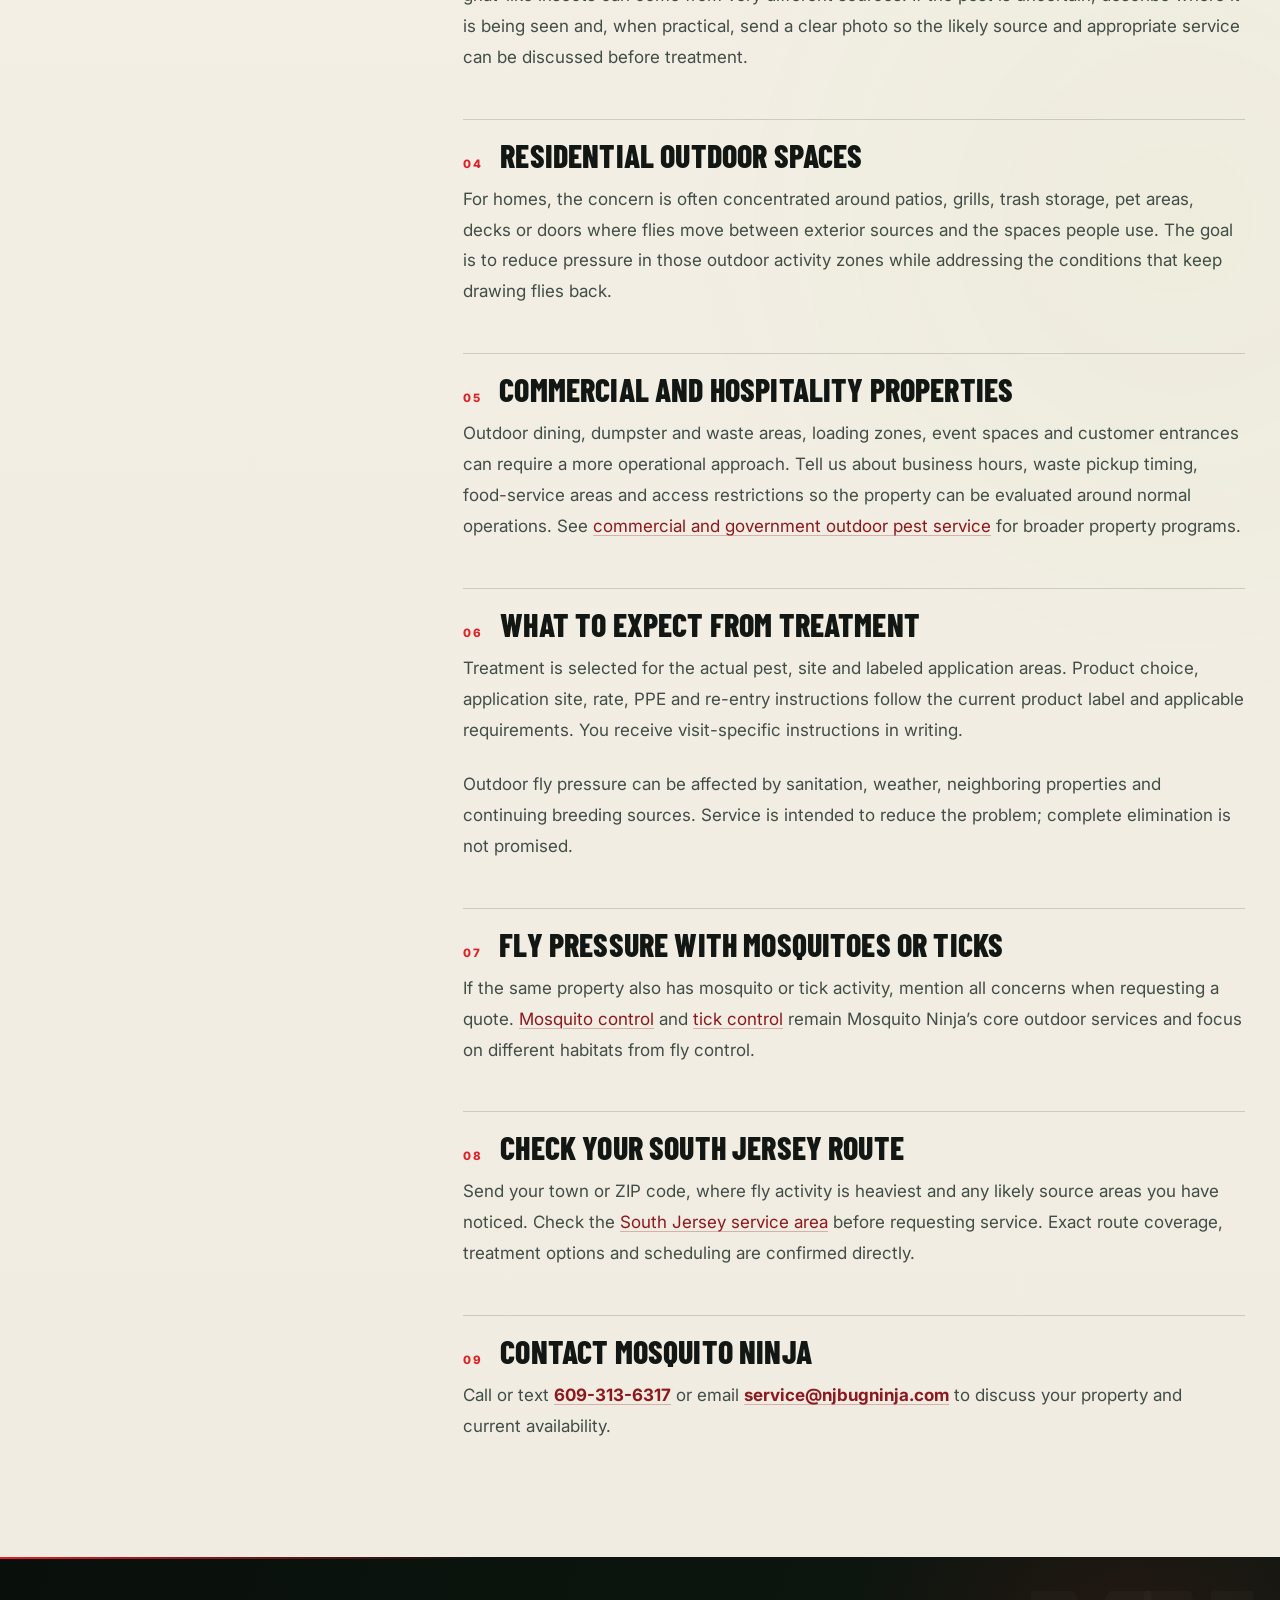
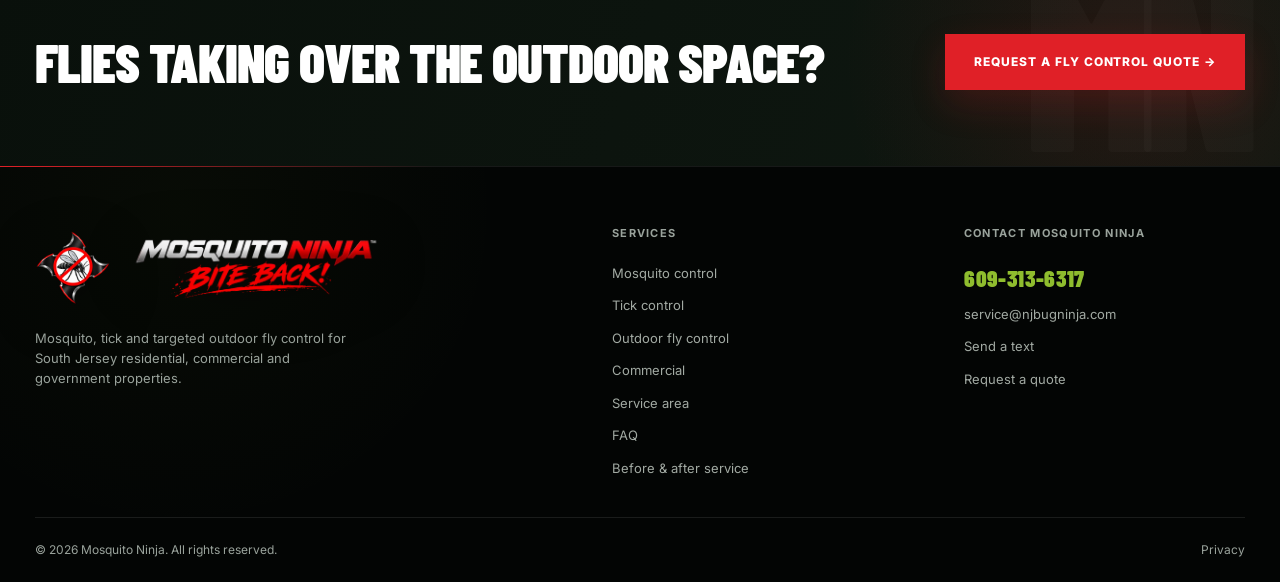
<file: fly-control.html>
<!doctype html><html lang="en"><head>
  <meta charset="utf-8">
  <style id="mn-launch-prepaint">html{background:#020403}html.mn-launch-pending,html.mn-launch-pending body{margin:0;background:#020403!important;overflow:hidden!important}html.mn-launch-pending body>*{visibility:hidden!important}html.mn-launch-pending body>.mn-launch-overlay{visibility:visible!important}</style>
  <script>
    (()=>{try{if(!window.matchMedia("(prefers-reduced-motion: reduce)").matches&&sessionStorage.getItem("mn-launch-splash-v7")!=="1"){document.documentElement.classList.add("mn-launch-pending");window.__mnLaunchFallback=window.setTimeout(()=>document.documentElement.classList.remove("mn-launch-pending"),4500)}}catch{document.documentElement.classList.add("mn-launch-pending");window.__mnLaunchFallback=window.setTimeout(()=>document.documentElement.classList.remove("mn-launch-pending"),4500)}})();
  </script>
  <link rel="preload" as="image" href="/assets/mark-transparent-v31.webp" type="image/webp" fetchpriority="high">
  <link rel="preload" as="image" href="/assets/splash-wordmark-transparent-v31.webp" type="image/webp" fetchpriority="high">
  <meta name="viewport" content="width=device-width, initial-scale=1, viewport-fit=cover">
  <meta name="theme-color" content="#0a0a0a">
  <!-- Privacy-friendly analytics by Plausible -->
  <script async src="https://plausible.io/js/pa-16WwUvUbovoyg0-tq4F9i.js"></script>
  <script>
    window.plausible=window.plausible||function(){(plausible.q=plausible.q||[]).push(arguments)},plausible.init=plausible.init||function(i){plausible.o=i||{}};
    plausible.init()
  </script>
  <title>Outdoor Fly Control in South Jersey | Mosquito Ninja</title>
  <meta name="description" content="Targeted outdoor house-fly and nuisance-fly control for South Jersey homes, patios, trash and recycling areas, pet areas and commercial exterior spaces.">
  <meta name="robots" content="index, follow, max-image-preview:large">
  <link rel="canonical" href="https://njbugninja.com/fly-control.html">
  <meta property="og:site_name" content="Mosquito Ninja">
  <meta property="og:locale" content="en_US">
  <meta property="og:type" content="website">
  <meta property="og:title" content="Outdoor Fly Control in South Jersey | Mosquito Ninja">
  <meta property="og:description" content="Targeted outdoor house-fly and nuisance-fly control for South Jersey homes, patios, trash and recycling areas, pet areas and commercial exterior spaces.">
  <meta property="og:url" content="https://njbugninja.com/fly-control.html">
  <meta property="og:image" content="https://njbugninja.com/assets/mosquito-ninja-share-v17.jpg">
  <meta property="og:image:type" content="image/jpeg">
  <meta property="og:image:width" content="1536">
  <meta property="og:image:height" content="1024">
  <meta property="og:image:alt" content="Mosquito Ninja outdoor pest control logo on a white background, with the Mosquito Ninja service number 609-313-6317.">
  <meta name="twitter:card" content="summary_large_image">
  <meta name="twitter:title" content="Outdoor Fly Control in South Jersey | Mosquito Ninja">
  <meta name="twitter:description" content="Targeted outdoor house-fly and nuisance-fly control for South Jersey homes, patios, trash and recycling areas, pet areas and commercial exterior spaces.">
  <meta name="twitter:image" content="https://njbugninja.com/assets/mosquito-ninja-share-v17.jpg">
  <meta name="twitter:image:alt" content="Mosquito Ninja outdoor pest control logo on a white background, with the Mosquito Ninja service number 609-313-6317.">
  <link rel="icon" href="/assets/favicon-v20.png" type="image/png" sizes="96x96">
  <link rel="preconnect" href="https://fonts.googleapis.com">
  <link rel="preconnect" href="https://fonts.gstatic.com" crossorigin>
  <link rel="stylesheet" href="https://fonts.googleapis.com/css2?family=Barlow+Condensed:ital,wght@0,600;0,700;0,800;0,900;1,800;1,900&amp;family=Inter:wght@400;500;600;700;800&amp;display=swap">
  <link rel="stylesheet" href="/mosquito-ninja-v12.css?v=24.0.0">
  <script type="application/ld+json">{"@context":"https://schema.org","@graph":[{"@type":"Organization","@id":"https://njbugninja.com/#business","name":"Mosquito Ninja","alternateName":"NJ Bug Ninja","url":"https://njbugninja.com/","telephone":"+1-609-313-6317","email":"service@njbugninja.com","logo":{"@id":"https://njbugninja.com/#brand-image"},"description":"Owner-operated outdoor pest control for South Jersey residential, commercial and government properties. Contact Mosquito Ninja to confirm route availability.","areaServed":{"@type":"Place","name":"South Jersey","containedInPlace":{"@type":"State","name":"New Jersey"}},"image":{"@id":"https://njbugninja.com/#brand-image"}},{"@type":"WebSite","@id":"https://njbugninja.com/#website","name":"Mosquito Ninja","alternateName":"NJ Bug Ninja","url":"https://njbugninja.com/","inLanguage":"en-US","publisher":{"@id":"https://njbugninja.com/#business"}},{"@type":"WebPage","@id":"https://njbugninja.com/fly-control.html#webpage","url":"https://njbugninja.com/fly-control.html","name":"Outdoor Fly Control in South Jersey | Mosquito Ninja","description":"Targeted outdoor house-fly and nuisance-fly control for South Jersey homes, patios, trash and recycling areas, pet areas and commercial exterior spaces.","inLanguage":"en-US","isPartOf":{"@id":"https://njbugninja.com/#website"},"about":{"@id":"https://njbugninja.com/#business"},"breadcrumb":{"@id":"https://njbugninja.com/fly-control.html#breadcrumb"},"mainEntity":{"@id":"https://njbugninja.com/fly-control.html#service"},"primaryImageOfPage":{"@id":"https://njbugninja.com/#brand-image"}},{"@type":"BreadcrumbList","@id":"https://njbugninja.com/fly-control.html#breadcrumb","itemListElement":[{"@type":"ListItem","position":1,"name":"Home","item":"https://njbugninja.com/"},{"@type":"ListItem","position":2,"name":"Outdoor fly control","item":"https://njbugninja.com/fly-control.html"}]},{"@type":"Service","@id":"https://njbugninja.com/fly-control.html#service","name":"Outdoor fly control","serviceType":"Targeted outdoor house-fly and nuisance-fly control","description":"Source-focused outdoor fly control for residential, commercial and public-facing exterior spaces in South Jersey.","url":"https://njbugninja.com/fly-control.html","provider":{"@id":"https://njbugninja.com/#business"},"areaServed":{"@type":"Place","name":"South Jersey","containedInPlace":{"@type":"State","name":"New Jersey"}}},{"@type":"ImageObject","@id":"https://njbugninja.com/#brand-image","url":"https://njbugninja.com/assets/mosquito-ninja-share-v17.jpg","contentUrl":"https://njbugninja.com/assets/mosquito-ninja-share-v17.jpg","encodingFormat":"image/jpeg","width":1536,"height":1024,"caption":"Mosquito Ninja outdoor pest control"}]}</script>
  <link rel="stylesheet" href="/mosquito-ninja-v24-refined.css?v=24.0.0">
  <link rel="stylesheet" href="/mosquito-ninja-v25-refinements.css?v=25.1.0">
  <link rel="stylesheet" href="/mosquito-ninja-v29-premium.css?v=31.0.0">
  <link rel="stylesheet" href="/mosquito-ninja-v33-elite.css?v=35.3.0">
</head><body><a class="skip-link" href="#main">Skip to content</a><header class="site-header"><div class="shell nav-wrap"><a class="brand" href="/"><img src="/assets/mark-transparent-v31.webp" alt="" width="52" height="52"><span class="brand-copy"><strong><span>MOSQUITO</span> NINJA</strong><small>OUTDOOR PEST CONTROL</small></span></a><button class="menu-toggle" aria-controls="nav" aria-expanded="false"><span></span><span></span><span></span><b class="sr-only">Menu</b></button><nav class="nav" id="nav" aria-label="Primary navigation"><a href="/">Home</a><div class="services-menu"><button class="services-menu__toggle active" type="button" aria-haspopup="true" aria-expanded="false" aria-controls="services-menu-panel">Services</button><div class="services-menu__panel" id="services-menu-panel"><a href="/mosquito-control.html">Mosquito Control</a><a href="/tick-control.html">Tick Control</a><a href="/fly-control.html" class="active" aria-current="page">Outdoor Fly Control</a></div></div><a href="/commercial.html">Commercial</a><a href="/service-area.html">Service Area</a><a href="/faq.html">FAQ</a><a class="phone" href="tel:+16093136317" aria-label="Call or text Mosquito Ninja at 609-313-6317"><span class="phone__icon" aria-hidden="true"><svg viewBox="0 0 24 24"><path d="M7.1 3.5 9.4 8 7.8 9.4c1 2.2 2.7 3.9 4.9 4.9l1.4-1.6 4.5 2.3-.7 3c-.2.8-.9 1.3-1.7 1.3C9.8 19.3 4.7 14.2 4.7 7.8c0-.8.5-1.5 1.3-1.7l1.1-2.6Z"/></svg></span><span class="phone__label">CALL OR TEXT</span><span class="phone__number">609-313-6317</span></a></nav></div></header><main id="main"><section class="page-hero"><div class="shell"><nav class="breadcrumbs" aria-label="Breadcrumb"><ol><li><a href="/">Home</a></li><li aria-current="page">Outdoor fly control</li></ol></nav><p class="eyebrow">MOSQUITO NINJA</p><h1>OUTDOOR FLY CONTROL.<br><em>START WITH THE SOURCE.</em></h1><p>House flies and other nuisance flies are often symptoms of a nearby source. Mosquito Ninja approaches outdoor fly pressure by looking first at where flies are breeding, feeding and resting, then focusing service on the exterior areas relevant to the problem.</p></div></section><section class="content">
  <div class="shell content-grid">
    <div><h2>Fly control works best when the source is part of the plan</h2></div>
    <div class="prose">
<p>Outdoor fly activity can build around trash and recycling areas, pet waste, decaying organic material, persistent moisture, outdoor kitchens, patios, dumpster areas and nearby properties. A useful service discussion starts with what is attracting the flies and where they are affecting the way you use the property.</p>
<h3>Where outdoor fly service focuses</h3>
<p>The property assessment can include:</p>
<ul><li>Trash, recycling and waste-storage areas</li><li>Pet areas and other organic-material sources</li><li>Patios, decks, entrances and outdoor kitchens</li><li>Exterior resting areas and protected corners</li><li>Commercial outdoor dining and service areas</li><li>Moist or shaded areas associated with repeated fly activity</li></ul>
<h3>Source reduction comes first</h3>
<p>Residual treatment alone cannot compensate for an active breeding source. Keeping containers closed and clean, removing pet waste, correcting persistent organic buildup and addressing standing moisture can be an important part of reducing fly pressure. The property discussion should identify what can be corrected before or alongside treatment.</p>
<h3>House flies and other nuisance flies</h3>
<p>Not every small flying insect is the same pest. House flies, blow flies, drain-associated flies and gnat-like insects can come from very different sources. If the pest is uncertain, describe where it is being seen and, when practical, send a clear photo so the likely source and appropriate service can be discussed before treatment.</p>
<h3>Residential outdoor spaces</h3>
<p>For homes, the concern is often concentrated around patios, grills, trash storage, pet areas, decks or doors where flies move between exterior sources and the spaces people use. The goal is to reduce pressure in those outdoor activity zones while addressing the conditions that keep drawing flies back.</p>
<h3>Commercial and hospitality properties</h3>
<p>Outdoor dining, dumpster and waste areas, loading zones, event spaces and customer entrances can require a more operational approach. Tell us about business hours, waste pickup timing, food-service areas and access restrictions so the property can be evaluated around normal operations. See <a href="/commercial.html">commercial and government outdoor pest service</a> for broader property programs.</p>
<h3>What to expect from treatment</h3>
<p>Treatment is selected for the actual pest, site and labeled application areas. Product choice, application site, rate, PPE and re-entry instructions follow the current product label and applicable requirements. You receive visit-specific instructions in writing.</p>
<p>Outdoor fly pressure can be affected by sanitation, weather, neighboring properties and continuing breeding sources. Service is intended to reduce the problem; complete elimination is not promised.</p>
<h3>Fly pressure with mosquitoes or ticks</h3>
<p>If the same property also has mosquito or tick activity, mention all concerns when requesting a quote. <a href="/mosquito-control.html">Mosquito control</a> and <a href="/tick-control.html">tick control</a> remain Mosquito Ninja&rsquo;s core outdoor services and focus on different habitats from fly control.</p>
<h3>Check your South Jersey route</h3>
<p>Send your town or ZIP code, where fly activity is heaviest and any likely source areas you have noticed. Check the <a href="/service-area.html">South Jersey service area</a> before requesting service. Exact route coverage, treatment options and scheduling are confirmed directly.</p>
<h3>Contact Mosquito Ninja</h3>
<p>Call or text <a href="tel:+16093136317"><strong>609-313-6317</strong></a> or email <a href="mailto:service@njbugninja.com"><strong>service@njbugninja.com</strong></a> to discuss your property and current availability.</p>
    </div>
  </div>
</section><section class="cta"><div class="shell"><div><h2>FLIES TAKING OVER THE OUTDOOR SPACE?</h2></div><a class="btn primary" href="/?service=fly#quote">REQUEST A FLY CONTROL QUOTE &rarr;</a></div></section></main><footer class="footer"><div class="shell footer-grid"><div class="footer-brand"><a class="footer-artwork" href="/" aria-label="Mosquito Ninja home"><img src="/assets/mark-transparent-v31.webp" alt="" width="768" height="768" loading="lazy" decoding="async"><img src="/assets/splash-wordmark-transparent-v31.webp" alt="Mosquito Ninja. Bite back." width="1080" height="361" loading="lazy" decoding="async"></a><p>Mosquito, tick and targeted outdoor fly control for South Jersey residential, commercial and government properties.</p></div><div><h4>SERVICES</h4><a href="/mosquito-control.html">Mosquito control</a><a href="/tick-control.html">Tick control</a><a href="/fly-control.html">Outdoor fly control</a><a href="/commercial.html">Commercial</a><a href="/service-area.html">Service area</a><a href="/faq.html">FAQ</a><a href="/service-prep.html">Before &amp; after service</a></div><div><h4>CONTACT MOSQUITO NINJA</h4><a class="footer-phone" href="tel:+16093136317">609-313-6317</a><a href="mailto:service@njbugninja.com">service@njbugninja.com</a><a href="sms:+16093136317">Send a text</a><a href="/#quote">Request a quote</a></div></div><div class="shell footer-bottom"><span>&copy; <span id="year">2026</span> Mosquito Ninja. All rights reserved.</span><a href="/privacy.html">Privacy</a></div></footer><nav class="mobile-actions" aria-label="Quick contact"><a href="tel:+16093136317">CALL MOSQUITO NINJA</a><a href="/?service=fly#quote">REQUEST A FLY QUOTE</a></nav><script src="/mosquito-ninja-v12.js?v=35.4.0"></script><script src="/website-tools.js?v=35.3.0"></script></body></html>
</file>
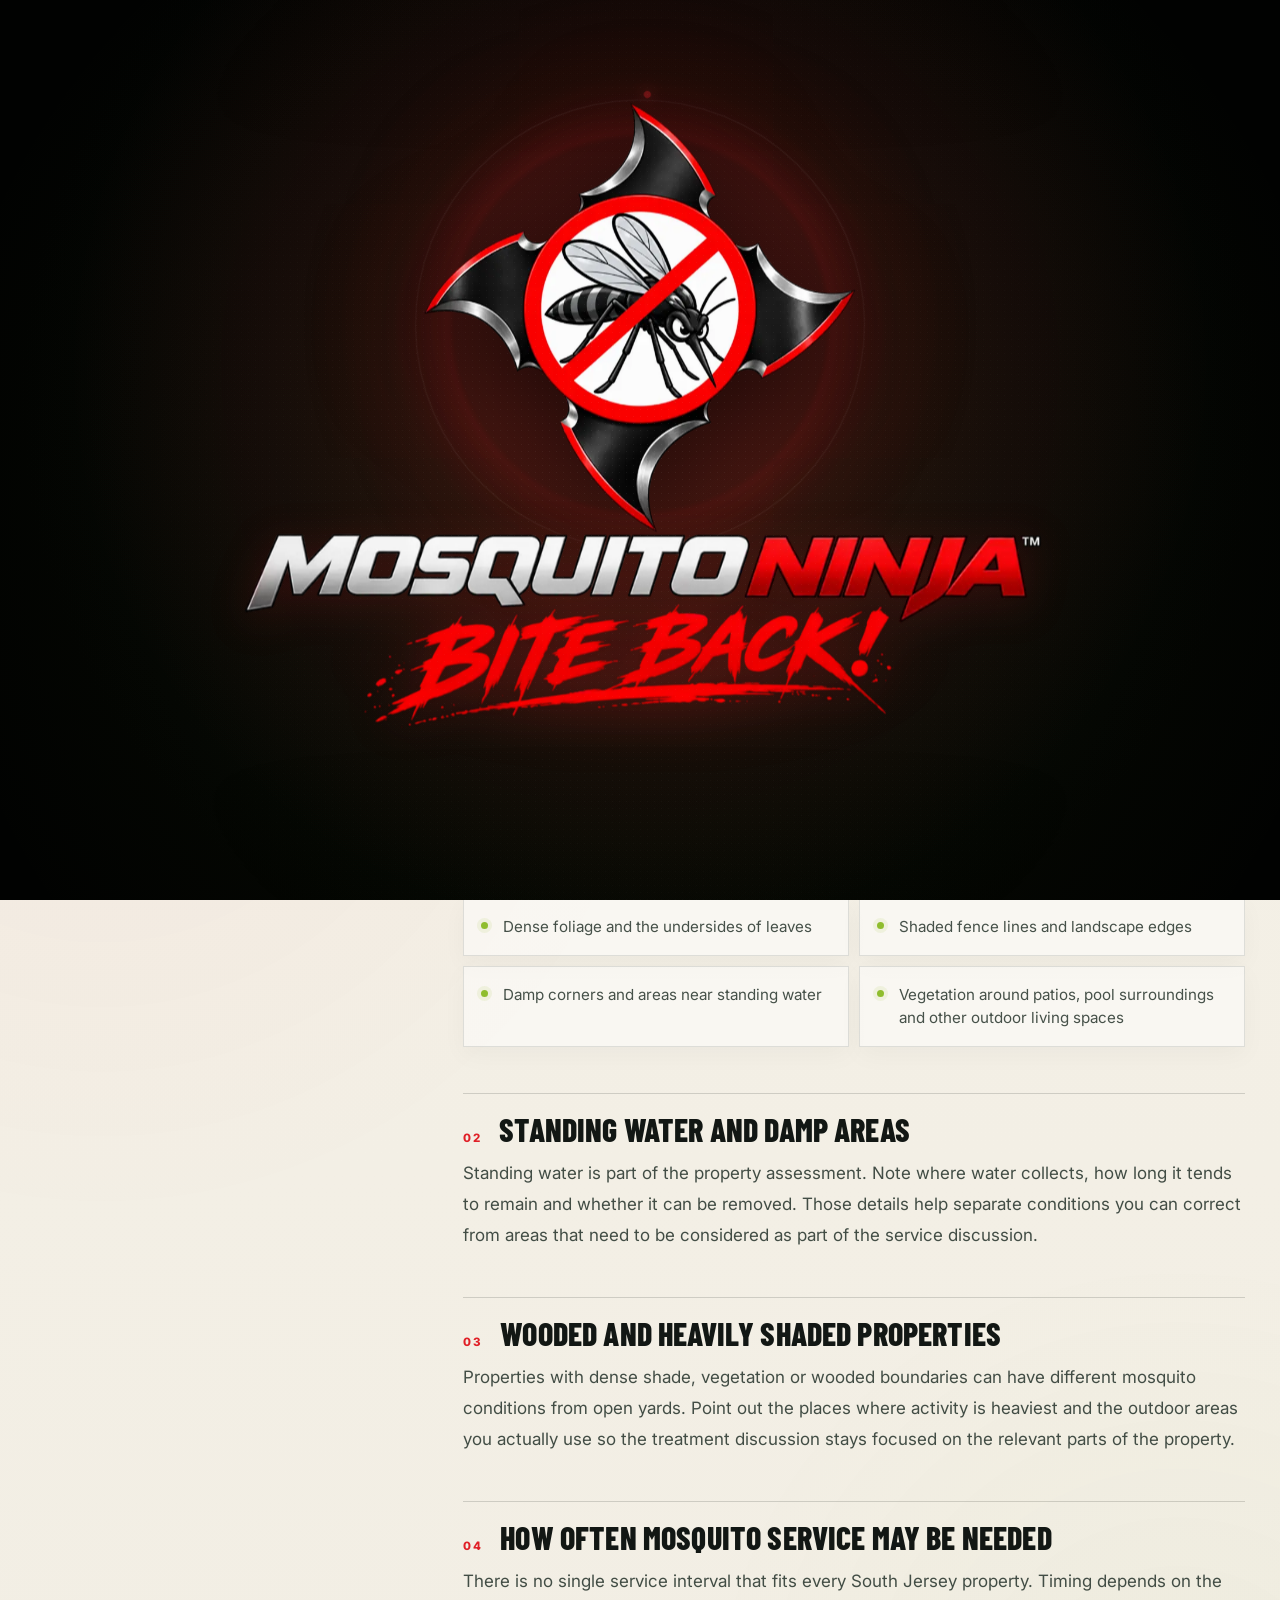
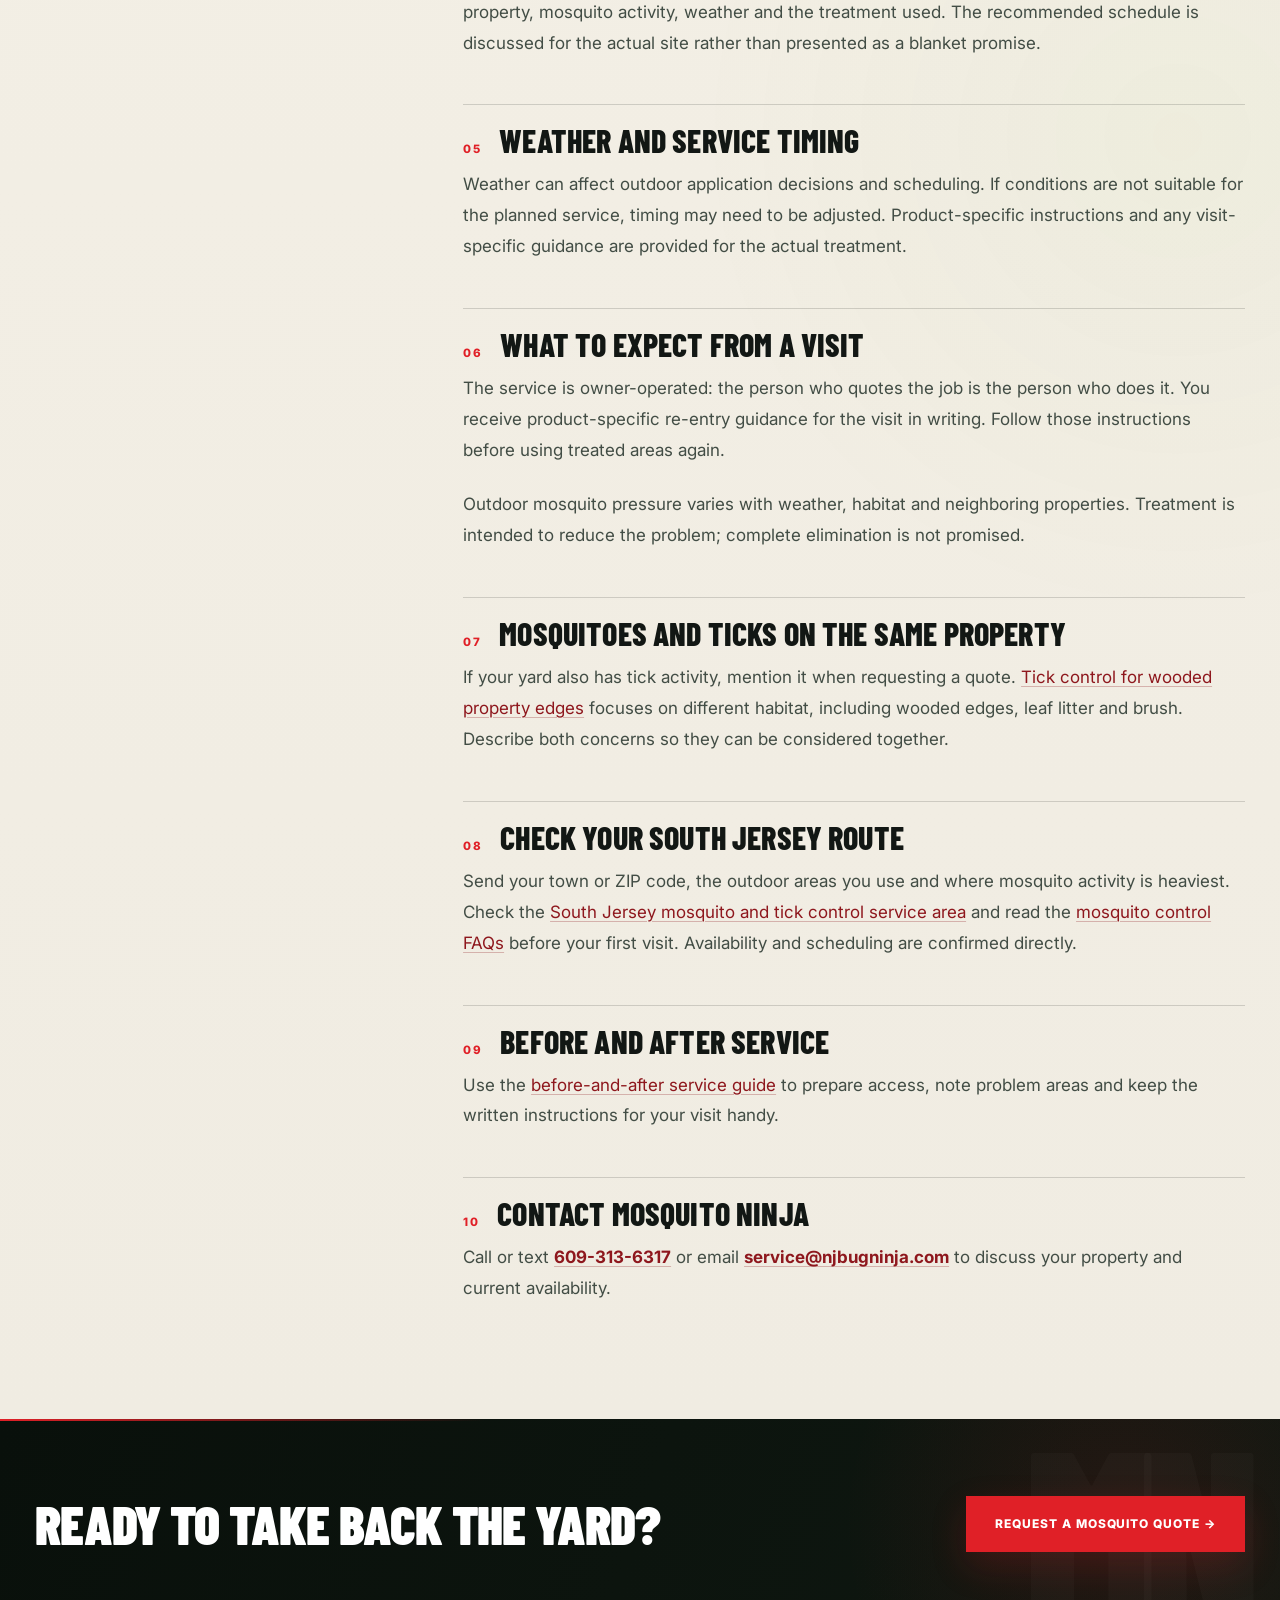
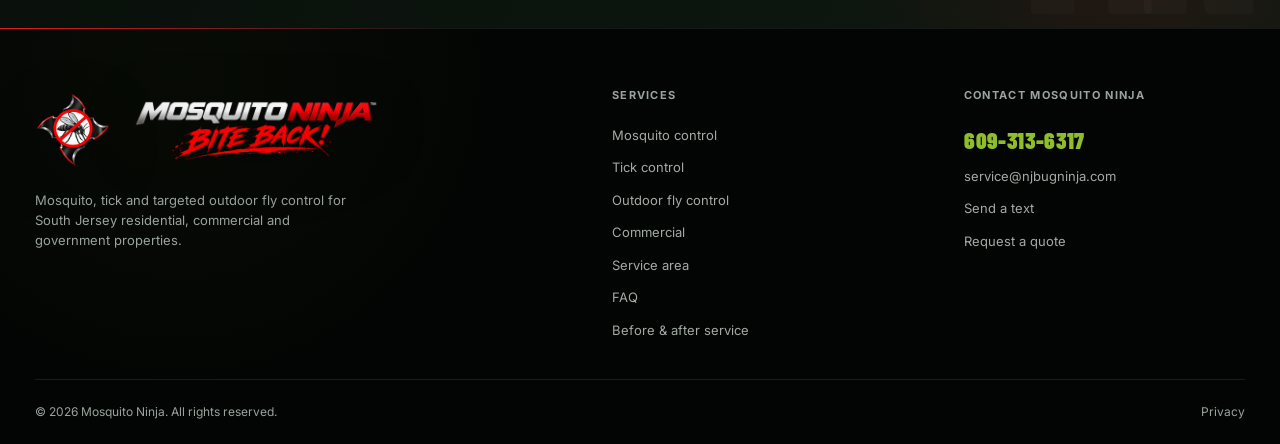
<file: mosquito-control.html>
<!doctype html><html lang="en"><head>
  <meta charset="utf-8">
  <style id="mn-launch-prepaint">html{background:#020403}html.mn-launch-pending,html.mn-launch-pending body{margin:0;background:#020403!important;overflow:hidden!important}html.mn-launch-pending body>*{visibility:hidden!important}html.mn-launch-pending body>.mn-launch-overlay{visibility:visible!important}</style>
  <script>
    (()=>{try{if(!window.matchMedia("(prefers-reduced-motion: reduce)").matches&&sessionStorage.getItem("mn-launch-splash-v7")!=="1"){document.documentElement.classList.add("mn-launch-pending");window.__mnLaunchFallback=window.setTimeout(()=>document.documentElement.classList.remove("mn-launch-pending"),4500)}}catch{document.documentElement.classList.add("mn-launch-pending");window.__mnLaunchFallback=window.setTimeout(()=>document.documentElement.classList.remove("mn-launch-pending"),4500)}})();
  </script>
  <link rel="preload" as="image" href="/assets/mark-transparent-v31.webp" type="image/webp" fetchpriority="high">
  <link rel="preload" as="image" href="/assets/splash-wordmark-transparent-v31.webp" type="image/webp" fetchpriority="high">
  <meta name="viewport" content="width=device-width, initial-scale=1, viewport-fit=cover">
  <meta name="theme-color" content="#0a0a0a">
  <!-- Privacy-friendly analytics by Plausible -->
  <script async src="https://plausible.io/js/pa-16WwUvUbovoyg0-tq4F9i.js"></script>
  <script>
    window.plausible=window.plausible||function(){(plausible.q=plausible.q||[]).push(arguments)},plausible.init=plausible.init||function(i){plausible.o=i||{}};
    plausible.init()
  </script>
  <title>Mosquito Control in South Jersey | Mosquito Ninja</title>
  <meta name="description" content="Targeted mosquito control for South Jersey backyards, patios, pool surroundings and shaded outdoor areas. Check route availability with Mosquito Ninja.">
  <meta name="robots" content="index, follow, max-image-preview:large">
  <link rel="canonical" href="https://njbugninja.com/mosquito-control.html">
  <meta property="og:site_name" content="Mosquito Ninja">
  <meta property="og:locale" content="en_US">
  <meta property="og:type" content="website">
  <meta property="og:title" content="Mosquito Control in South Jersey | Mosquito Ninja">
  <meta property="og:description" content="Targeted mosquito control for South Jersey backyards, patios, pool surroundings and shaded outdoor areas. Check route availability with Mosquito Ninja.">
  <meta property="og:url" content="https://njbugninja.com/mosquito-control.html">
  <meta property="og:image" content="https://njbugninja.com/assets/mosquito-ninja-share-v17.jpg">
  <meta property="og:image:type" content="image/jpeg">
  <meta property="og:image:width" content="1536">
  <meta property="og:image:height" content="1024">
  <meta property="og:image:alt" content="Mosquito Ninja outdoor pest control logo on a white background, with the Mosquito Ninja service number 609-313-6317.">
  <meta name="twitter:card" content="summary_large_image">
  <meta name="twitter:title" content="Mosquito Control in South Jersey | Mosquito Ninja">
  <meta name="twitter:description" content="Targeted mosquito control for South Jersey backyards, patios, pool surroundings and shaded outdoor areas. Check route availability with Mosquito Ninja.">
  <meta name="twitter:image" content="https://njbugninja.com/assets/mosquito-ninja-share-v17.jpg">
  <meta name="twitter:image:alt" content="Mosquito Ninja outdoor pest control logo on a white background, with the Mosquito Ninja service number 609-313-6317.">
  <link rel="icon" href="/assets/favicon-v20.png" type="image/png" sizes="96x96">
  <link rel="preconnect" href="https://fonts.googleapis.com">
  <link rel="preconnect" href="https://fonts.gstatic.com" crossorigin>
  <link rel="stylesheet" href="https://fonts.googleapis.com/css2?family=Barlow+Condensed:ital,wght@0,600;0,700;0,800;0,900;1,800;1,900&amp;family=Inter:wght@400;500;600;700;800&amp;display=swap">
  <link rel="stylesheet" href="/mosquito-ninja-v12.css?v=24.0.0">
  <script type="application/ld+json">{"@context":"https://schema.org","@graph":[{"@type":"Organization","@id":"https://njbugninja.com/#business","name":"Mosquito Ninja","alternateName":"NJ Bug Ninja","url":"https://njbugninja.com/","telephone":"+1-609-313-6317","email":"service@njbugninja.com","logo":{"@id":"https://njbugninja.com/#brand-image"},"description":"Owner-operated mosquito, tick and targeted outdoor fly control for South Jersey residential, commercial and government properties. Contact Mosquito Ninja to confirm route availability.","areaServed":{"@type":"Place","name":"South Jersey","containedInPlace":{"@type":"State","name":"New Jersey"}},"image":{"@id":"https://njbugninja.com/#brand-image"}},{"@type":"WebSite","@id":"https://njbugninja.com/#website","name":"Mosquito Ninja","alternateName":"NJ Bug Ninja","url":"https://njbugninja.com/","inLanguage":"en-US","publisher":{"@id":"https://njbugninja.com/#business"}},{"@type":"WebPage","@id":"https://njbugninja.com/mosquito-control.html#webpage","url":"https://njbugninja.com/mosquito-control.html","name":"Mosquito Control in South Jersey | Mosquito Ninja","description":"Targeted mosquito control for South Jersey backyards, patios, pool surroundings and shaded outdoor areas. Check route availability with Mosquito Ninja.","inLanguage":"en-US","isPartOf":{"@id":"https://njbugninja.com/#website"},"about":{"@id":"https://njbugninja.com/#business"},"breadcrumb":{"@id":"https://njbugninja.com/mosquito-control.html#breadcrumb"},"mainEntity":{"@id":"https://njbugninja.com/mosquito-control.html#service"},"primaryImageOfPage":{"@id":"https://njbugninja.com/#brand-image"}},{"@type":"BreadcrumbList","@id":"https://njbugninja.com/mosquito-control.html#breadcrumb","itemListElement":[{"@type":"ListItem","position":1,"name":"Home","item":"https://njbugninja.com/"},{"@type":"ListItem","position":2,"name":"Mosquito control","item":"https://njbugninja.com/mosquito-control.html"}]},{"@type":"Service","@id":"https://njbugninja.com/mosquito-control.html#service","name":"Mosquito control","serviceType":"Targeted outdoor mosquito control","description":"Targeted mosquito control for South Jersey backyards, patios, pool surroundings and shaded outdoor areas.","url":"https://njbugninja.com/mosquito-control.html","provider":{"@id":"https://njbugninja.com/#business"},"areaServed":{"@type":"Place","name":"South Jersey","containedInPlace":{"@type":"State","name":"New Jersey"}}},{"@type":"ImageObject","@id":"https://njbugninja.com/#brand-image","url":"https://njbugninja.com/assets/mosquito-ninja-share-v17.jpg","contentUrl":"https://njbugninja.com/assets/mosquito-ninja-share-v17.jpg","encodingFormat":"image/jpeg","width":1536,"height":1024,"caption":"Mosquito Ninja outdoor pest control"}]}</script>
  <link rel="stylesheet" href="/mosquito-ninja-v24-refined.css?v=24.0.0">
  <link rel="stylesheet" href="/mosquito-ninja-v25-refinements.css?v=25.1.0">
  <link rel="stylesheet" href="/mosquito-ninja-v29-premium.css?v=31.0.0">
  <link rel="stylesheet" href="/mosquito-ninja-v33-elite.css?v=35.3.0">
</head><body><a class="skip-link" href="#main">Skip to content</a><header class="site-header"><div class="shell nav-wrap"><a class="brand" href="/"><img src="/assets/mark-transparent-v31.webp" alt="" width="52" height="52"><span class="brand-copy"><strong><span>MOSQUITO</span> NINJA</strong><small>OUTDOOR PEST CONTROL</small></span></a><button class="menu-toggle" aria-controls="nav" aria-expanded="false"><span></span><span></span><span></span><b class="sr-only">Menu</b></button><nav class="nav" id="nav" aria-label="Primary navigation"><a href="/">Home</a><div class="services-menu"><button class="services-menu__toggle active" type="button" aria-haspopup="true" aria-expanded="false" aria-controls="services-menu-panel">Services</button><div class="services-menu__panel" id="services-menu-panel"><a href="/mosquito-control.html" class="active" aria-current="page">Mosquito Control</a><a href="/tick-control.html">Tick Control</a><a href="/fly-control.html">Outdoor Fly Control</a></div></div><a href="/commercial.html">Commercial</a><a href="/service-area.html">Service Area</a><a href="/faq.html">FAQ</a><a class="phone" href="tel:+16093136317" aria-label="Call or text Mosquito Ninja at 609-313-6317"><span class="phone__icon" aria-hidden="true"><svg viewBox="0 0 24 24"><path d="M7.1 3.5 9.4 8 7.8 9.4c1 2.2 2.7 3.9 4.9 4.9l1.4-1.6 4.5 2.3-.7 3c-.2.8-.9 1.3-1.7 1.3C9.8 19.3 4.7 14.2 4.7 7.8c0-.8.5-1.5 1.3-1.7l1.1-2.6Z"/></svg></span><span class="phone__label">CALL OR TEXT</span><span class="phone__number">609-313-6317</span></a></nav></div></header><main id="main"><section class="page-hero"><div class="shell"><nav class="breadcrumbs" aria-label="Breadcrumb"><ol><li><a href="/">Home</a></li><li aria-current="page">Mosquito control</li></ol></nav><p class="eyebrow">MOSQUITO NINJA</p><h1>MOSQUITO CONTROL.<br><em>FOR SOUTH JERSEY YARDS.</em></h1><p>Mosquito Ninja provides targeted mosquito control for South Jersey homes, backyards, patios and pool surroundings. The property is assessed and service is focused on the outdoor areas relevant to your mosquito problem.</p></div></section><section class="content">
  <div class="shell content-grid">
    <div><h2>A closer look at your backyard</h2></div>
    <div class="prose">
<p>A useful mosquito control plan starts with the way you use your yard. Tell us where you notice activity, where you sit or entertain, and which parts of the property stay shaded or damp. The property layout helps guide the conversation and the treatment approach.</p>
<h3>Where mosquito service focuses</h3>
<p>Attention goes to resting and harborage areas identified around the property, including:</p>
<ul><li>Dense foliage and the undersides of leaves</li><li>Shaded fence lines and landscape edges</li><li>Damp corners and areas near standing water</li><li>Vegetation around patios, pool surroundings and other outdoor living spaces</li></ul>
<h3>Standing water and damp areas</h3>
<p>Standing water is part of the property assessment. Note where water collects, how long it tends to remain and whether it can be removed. Those details help separate conditions you can correct from areas that need to be considered as part of the service discussion.</p>
<h3>Wooded and heavily shaded properties</h3>
<p>Properties with dense shade, vegetation or wooded boundaries can have different mosquito conditions from open yards. Point out the places where activity is heaviest and the outdoor areas you actually use so the treatment discussion stays focused on the relevant parts of the property.</p>
<h3>How often mosquito service may be needed</h3>
<p>There is no single service interval that fits every South Jersey property. Timing depends on the property, mosquito activity, weather and the treatment used. The recommended schedule is discussed for the actual site rather than presented as a blanket promise.</p>
<h3>Weather and service timing</h3>
<p>Weather can affect outdoor application decisions and scheduling. If conditions are not suitable for the planned service, timing may need to be adjusted. Product-specific instructions and any visit-specific guidance are provided for the actual treatment.</p>
<h3>What to expect from a visit</h3>
<p>The service is owner-operated: the person who quotes the job is the person who does it. You receive product-specific re-entry guidance for the visit in writing. Follow those instructions before using treated areas again.</p>
<p>Outdoor mosquito pressure varies with weather, habitat and neighboring properties. Treatment is intended to reduce the problem; complete elimination is not promised.</p>
<h3>Mosquitoes and ticks on the same property</h3>
<p>If your yard also has tick activity, mention it when requesting a quote. <a href="/tick-control.html">Tick control for wooded property edges</a> focuses on different habitat, including wooded edges, leaf litter and brush. Describe both concerns so they can be considered together.</p>
<h3>Check your South Jersey route</h3>
<p>Send your town or ZIP code, the outdoor areas you use and where mosquito activity is heaviest. Check the <a href="/service-area.html">South Jersey mosquito and tick control service area</a> and read the <a href="/faq.html">mosquito control FAQs</a> before your first visit. Availability and scheduling are confirmed directly.</p>
<h3>Before and after service</h3><p>Use the <a href="/service-prep.html">before-and-after service guide</a> to prepare access, note problem areas and keep the written instructions for your visit handy.</p>
<h3>Contact Mosquito Ninja</h3>
<p>Call or text <a href="tel:+16093136317"><strong>609-313-6317</strong></a> or email <a href="mailto:service@njbugninja.com"><strong>service@njbugninja.com</strong></a> to discuss your property and current availability.</p>
    </div>
  </div>
</section><section class="cta"><div class="shell"><div><h2>READY TO TAKE BACK THE YARD?</h2></div><a class="btn primary" href="/?service=mosquito#quote">REQUEST A MOSQUITO QUOTE &rarr;</a></div></section></main><footer class="footer"><div class="shell footer-grid"><div class="footer-brand"><a class="footer-artwork" href="/" aria-label="Mosquito Ninja home"><img src="/assets/mark-transparent-v31.webp" alt="" width="768" height="768" loading="lazy" decoding="async"><img src="/assets/splash-wordmark-transparent-v31.webp" alt="Mosquito Ninja. Bite back." width="1080" height="361" loading="lazy" decoding="async"></a><p>Mosquito, tick and targeted outdoor fly control for South Jersey residential, commercial and government properties.</p></div><div><h4>SERVICES</h4><a href="/mosquito-control.html">Mosquito control</a><a href="/tick-control.html">Tick control</a><a href="/fly-control.html">Outdoor fly control</a><a href="/commercial.html">Commercial</a><a href="/service-area.html">Service area</a><a href="/faq.html">FAQ</a><a href="/service-prep.html">Before &amp; after service</a></div><div><h4>CONTACT MOSQUITO NINJA</h4><a class="footer-phone" href="tel:+16093136317">609-313-6317</a><a href="mailto:service@njbugninja.com">service@njbugninja.com</a><a href="sms:+16093136317">Send a text</a><a href="/#quote">Request a quote</a></div></div><div class="shell footer-bottom"><span>&copy; <span id="year">2026</span> Mosquito Ninja. All rights reserved.</span><a href="/privacy.html">Privacy</a></div></footer><nav class="mobile-actions" aria-label="Quick contact"><a href="tel:+16093136317">CALL MOSQUITO NINJA</a><a href="/#quote">REQUEST A QUOTE</a></nav><script src="/mosquito-ninja-v12.js?v=35.4.0"></script><script src="/website-tools.js?v=35.3.0"></script></body></html>
</file>
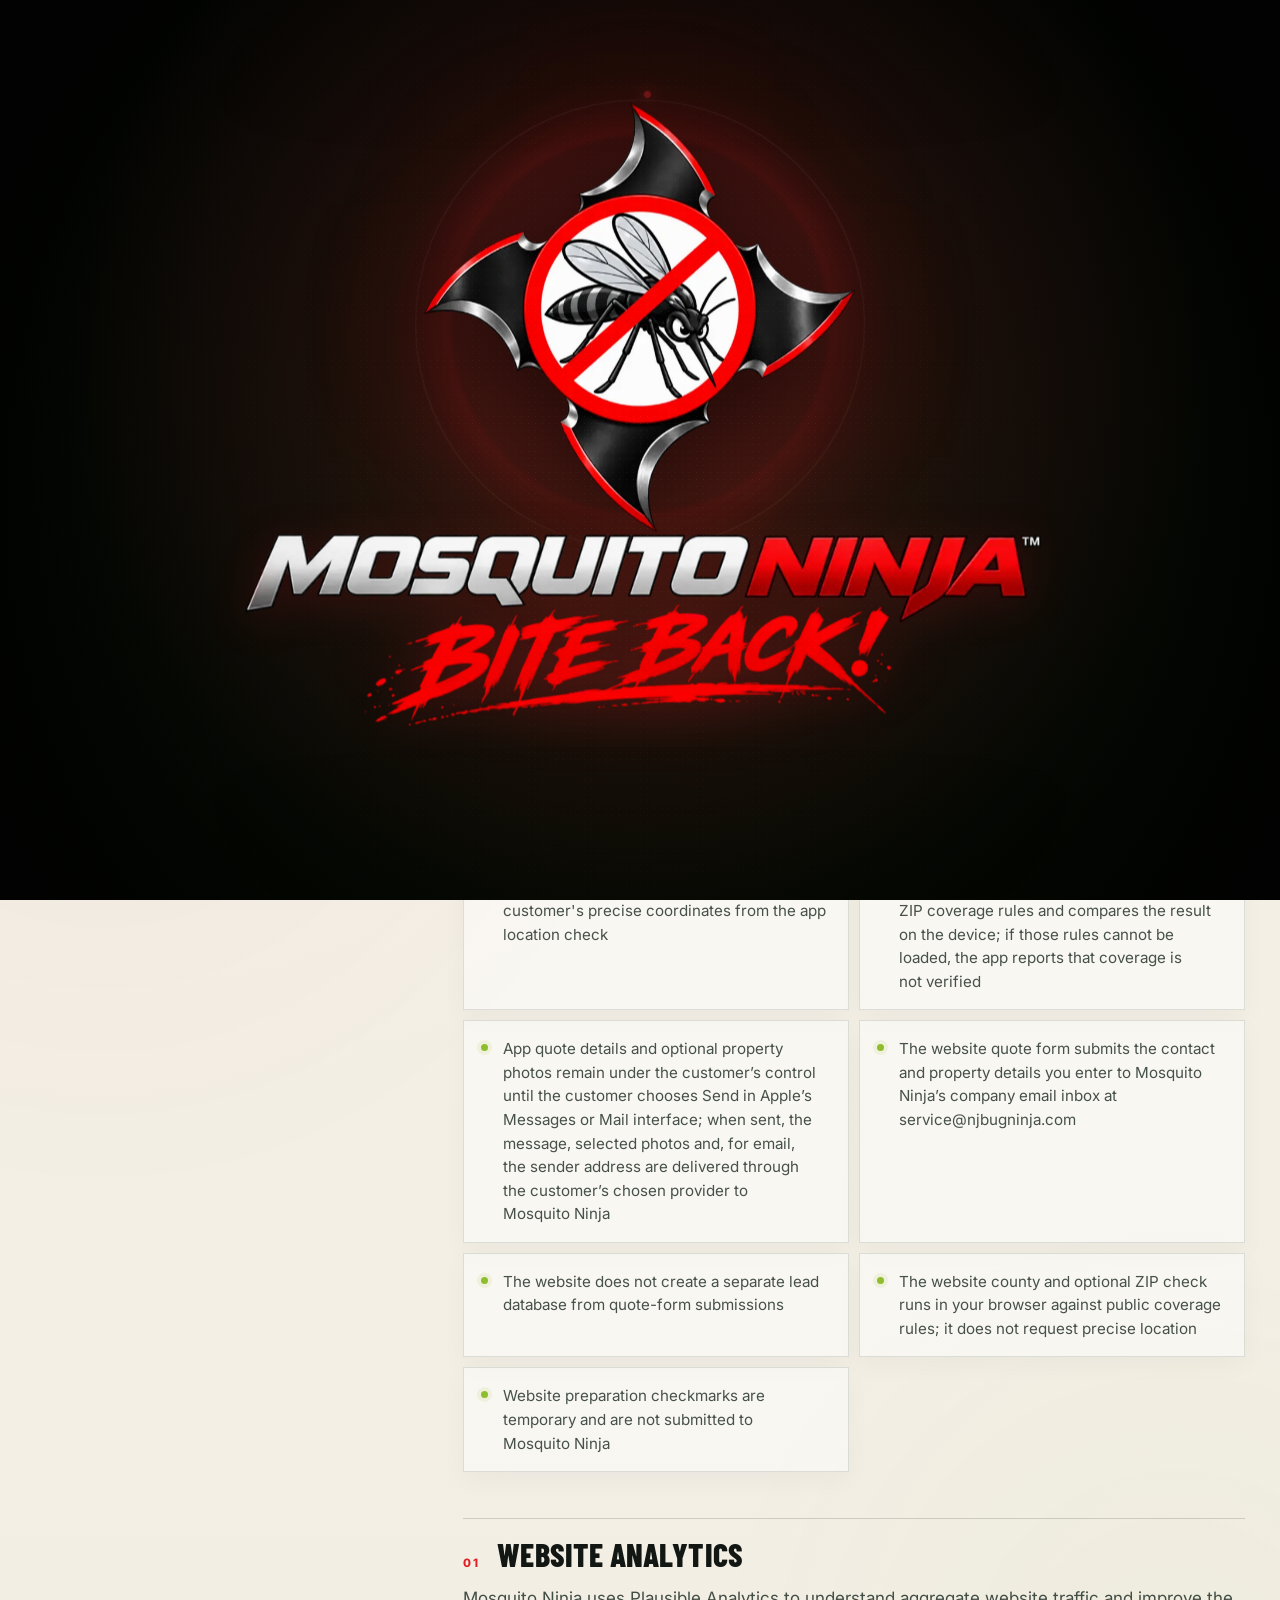
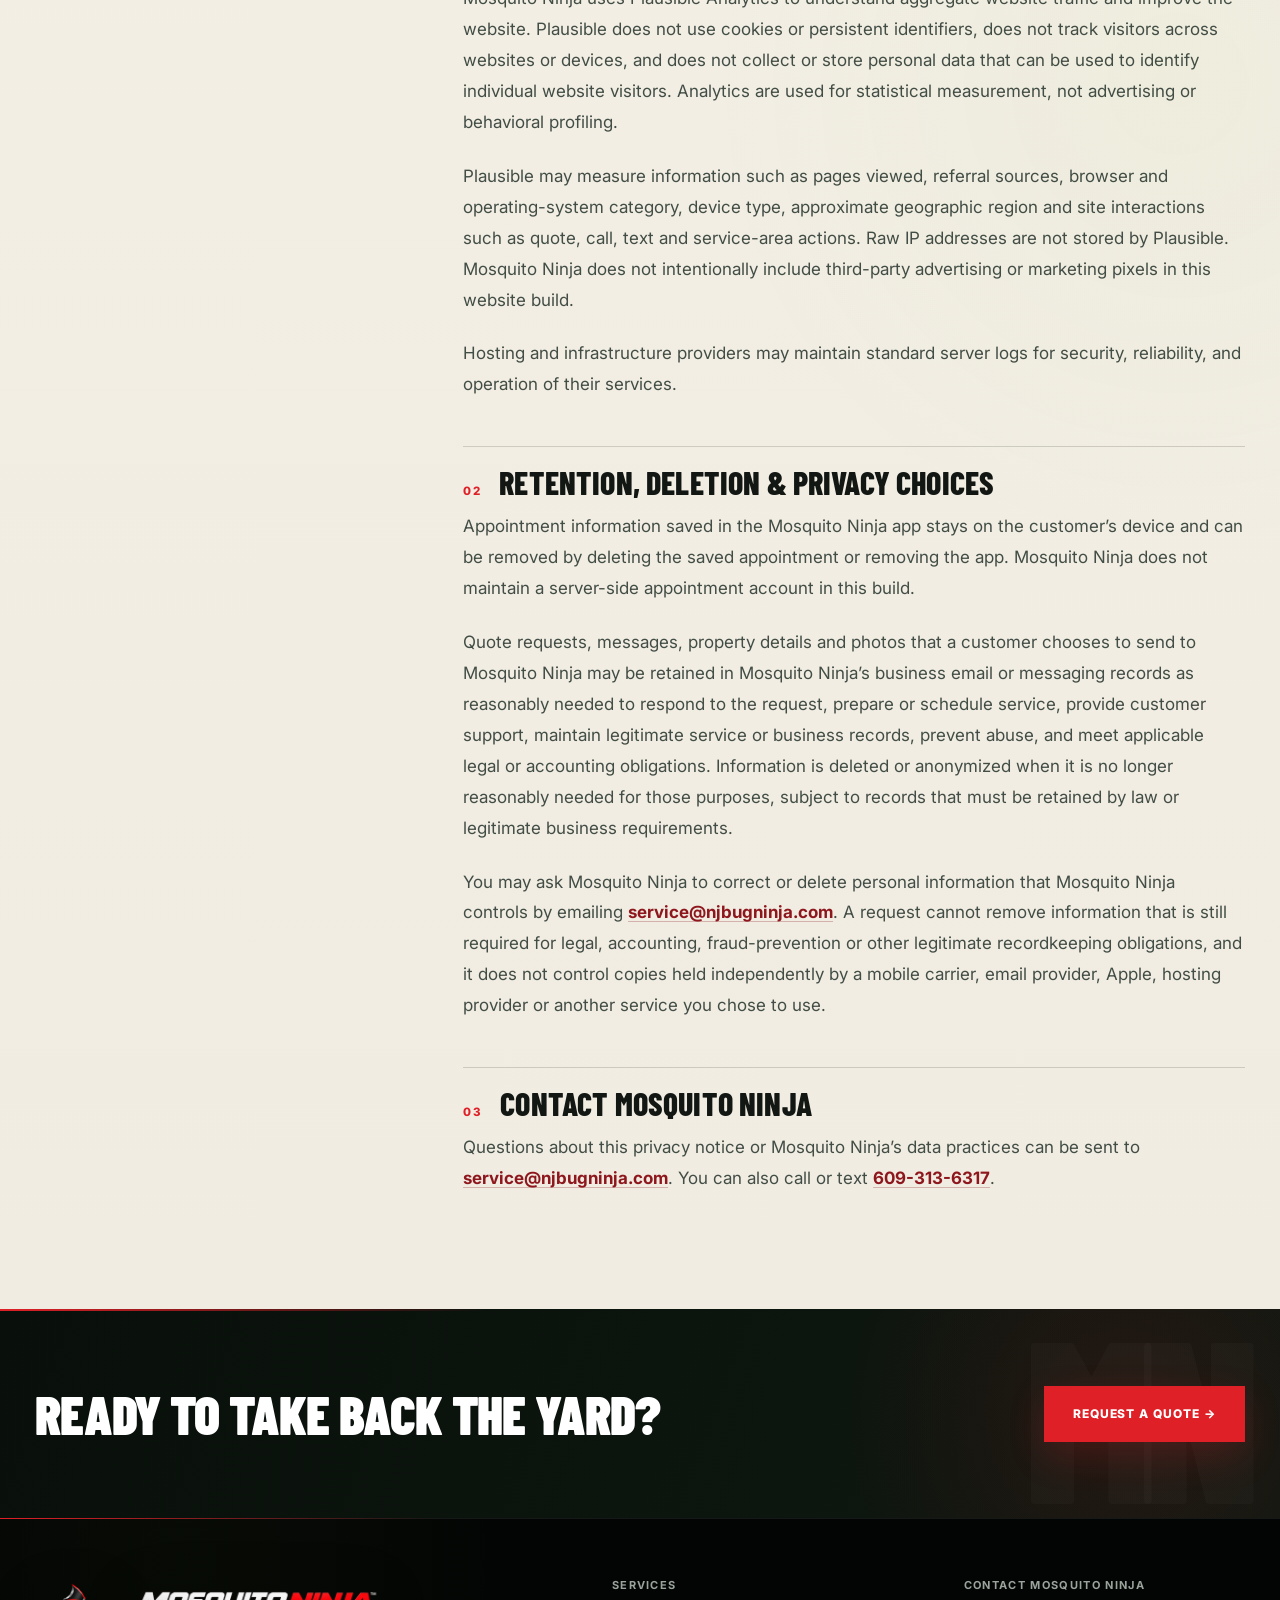
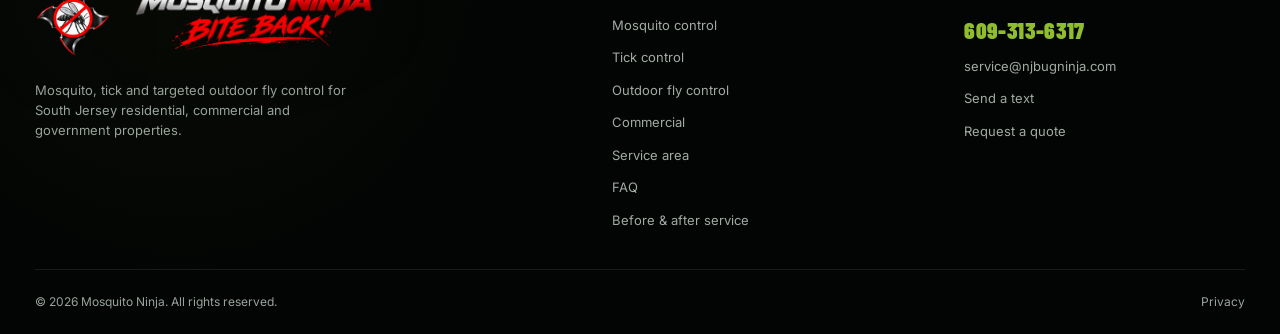
<file: privacy.html>
<!doctype html><html lang="en"><head>
  <meta charset="utf-8">
  <style id="mn-launch-prepaint">html{background:#020403}html.mn-launch-pending,html.mn-launch-pending body{margin:0;background:#020403!important;overflow:hidden!important}html.mn-launch-pending body>*{visibility:hidden!important}html.mn-launch-pending body>.mn-launch-overlay{visibility:visible!important}</style>
  <script>
    (()=>{try{if(!window.matchMedia("(prefers-reduced-motion: reduce)").matches&&sessionStorage.getItem("mn-launch-splash-v7")!=="1"){document.documentElement.classList.add("mn-launch-pending");window.__mnLaunchFallback=window.setTimeout(()=>document.documentElement.classList.remove("mn-launch-pending"),4500)}}catch{document.documentElement.classList.add("mn-launch-pending");window.__mnLaunchFallback=window.setTimeout(()=>document.documentElement.classList.remove("mn-launch-pending"),4500)}})();
  </script>
  <link rel="preload" as="image" href="/assets/mark-transparent-v31.webp" type="image/webp" fetchpriority="high">
  <link rel="preload" as="image" href="/assets/splash-wordmark-transparent-v31.webp" type="image/webp" fetchpriority="high">
  <meta name="viewport" content="width=device-width, initial-scale=1, viewport-fit=cover">
  <meta name="theme-color" content="#0a0a0a">
  <!-- Privacy-friendly analytics by Plausible -->
  <script async src="https://plausible.io/js/pa-16WwUvUbovoyg0-tq4F9i.js"></script>
  <script>
    window.plausible=window.plausible||function(){(plausible.q=plausible.q||[]).push(arguments)},plausible.init=plausible.init||function(i){plausible.o=i||{}};
    plausible.init()
  </script>
  <title>App &amp; Website Privacy | Mosquito Ninja</title>
  <meta name="description" content="Learn how Mosquito Ninja handles quote requests, optional service-area location checks, app reminders and privacy-friendly website analytics.">
  <meta name="robots" content="index, follow, max-image-preview:large">
  <link rel="canonical" href="https://njbugninja.com/privacy.html">
  <meta property="og:site_name" content="Mosquito Ninja"><meta property="og:locale" content="en_US"><meta property="og:type" content="website"><meta property="og:title" content="App &amp; Website Privacy | Mosquito Ninja"><meta property="og:description" content="Learn how Mosquito Ninja handles quote requests, optional service-area location checks, app reminders and privacy-friendly website analytics."><meta property="og:url" content="https://njbugninja.com/privacy.html"><meta property="og:image" content="https://njbugninja.com/assets/mosquito-ninja-share-v17.jpg"><meta property="og:image:type" content="image/jpeg"><meta property="og:image:width" content="1536"><meta property="og:image:height" content="1024"><meta property="og:image:alt" content="Mosquito Ninja outdoor pest control logo on a white background, with the Mosquito Ninja service number 609-313-6317.">
  <meta name="twitter:card" content="summary_large_image"><meta name="twitter:title" content="App &amp; Website Privacy | Mosquito Ninja"><meta name="twitter:description" content="Learn how Mosquito Ninja handles quote requests, optional service-area location checks, app reminders and privacy-friendly website analytics."><meta name="twitter:image" content="https://njbugninja.com/assets/mosquito-ninja-share-v17.jpg"><meta name="twitter:image:alt" content="Mosquito Ninja outdoor pest control logo on a white background, with the Mosquito Ninja service number 609-313-6317.">
  <link rel="icon" href="/assets/favicon-v20.png" type="image/png" sizes="96x96"><link rel="preconnect" href="https://fonts.googleapis.com"><link rel="preconnect" href="https://fonts.gstatic.com" crossorigin><link rel="stylesheet" href="https://fonts.googleapis.com/css2?family=Barlow+Condensed:ital,wght@0,600;0,700;0,800;0,900;1,800;1,900&amp;family=Inter:wght@400;500;600;700;800&amp;display=swap"><link rel="stylesheet" href="/mosquito-ninja-v12.css?v=24.0.0">
  <script type="application/ld+json">{"@context":"https://schema.org","@graph":[{"@type":"Organization","@id":"https://njbugninja.com/#business","name":"Mosquito Ninja","alternateName":"NJ Bug Ninja","url":"https://njbugninja.com/","telephone":"+1-609-313-6317","email":"service@njbugninja.com","logo":{"@id":"https://njbugninja.com/#brand-image"},"description":"Owner-operated mosquito, tick and targeted outdoor fly control for South Jersey residential, commercial and government properties.","areaServed":{"@type":"Place","name":"South Jersey","containedInPlace":{"@type":"State","name":"New Jersey"}},"image":{"@id":"https://njbugninja.com/#brand-image"}},{"@type":"WebSite","@id":"https://njbugninja.com/#website","name":"Mosquito Ninja","alternateName":"NJ Bug Ninja","url":"https://njbugninja.com/","inLanguage":"en-US","publisher":{"@id":"https://njbugninja.com/#business"}},{"@type":"WebPage","@id":"https://njbugninja.com/privacy.html#webpage","url":"https://njbugninja.com/privacy.html","name":"App & Website Privacy | Mosquito Ninja","inLanguage":"en-US","isPartOf":{"@id":"https://njbugninja.com/#website"},"about":{"@id":"https://njbugninja.com/#business"},"description":"Learn how Mosquito Ninja handles quote requests, optional service-area location checks, app reminders and privacy-friendly website analytics.","primaryImageOfPage":{"@id":"https://njbugninja.com/#brand-image"},"breadcrumb":{"@id":"https://njbugninja.com/privacy.html#breadcrumb"}},{"@type":"BreadcrumbList","@id":"https://njbugninja.com/privacy.html#breadcrumb","itemListElement":[{"@type":"ListItem","position":1,"name":"Home","item":"https://njbugninja.com/"},{"@type":"ListItem","position":2,"name":"Privacy","item":"https://njbugninja.com/privacy.html"}]},{"@type":"ImageObject","@id":"https://njbugninja.com/#brand-image","url":"https://njbugninja.com/assets/mosquito-ninja-share-v17.jpg","contentUrl":"https://njbugninja.com/assets/mosquito-ninja-share-v17.jpg","encodingFormat":"image/jpeg","width":1536,"height":1024,"caption":"Mosquito Ninja outdoor pest control"}]}</script>
  <link rel="stylesheet" href="/mosquito-ninja-v24-refined.css?v=24.0.0"><link rel="stylesheet" href="/mosquito-ninja-v25-refinements.css?v=25.1.0"><link rel="stylesheet" href="/mosquito-ninja-v29-premium.css?v=31.0.0"><link rel="stylesheet" href="/mosquito-ninja-v33-elite.css?v=35.3.0">
</head><body><a class="skip-link" href="#main">Skip to content</a><header class="site-header"><div class="shell nav-wrap"><a class="brand" href="/" aria-label="Mosquito Ninja home"><img src="/assets/mark-transparent-v31.webp" alt="" width="52" height="52"><span class="brand-copy"><strong><span>MOSQUITO</span> NINJA</strong><small>OUTDOOR PEST CONTROL</small></span></a><button class="menu-toggle" aria-controls="nav" aria-expanded="false"><span></span><span></span><span></span><b class="sr-only">Menu</b></button><nav class="nav" id="nav" aria-label="Primary navigation"><a href="/">Home</a><div class="services-menu"><button class="services-menu__toggle" type="button" aria-haspopup="true" aria-expanded="false" aria-controls="services-menu-panel">Services</button><div class="services-menu__panel" id="services-menu-panel"><a href="/mosquito-control.html">Mosquito Control</a><a href="/tick-control.html">Tick Control</a><a href="/fly-control.html">Outdoor Fly Control</a></div></div><a href="/commercial.html">Commercial</a><a href="/service-area.html">Service Area</a><a href="/faq.html">FAQ</a><a class="phone" href="tel:+16093136317" aria-label="Call or text Mosquito Ninja at 609-313-6317"><span class="phone__label">CALL OR TEXT</span><span class="phone__number">609-313-6317</span></a></nav></div></header><main id="main"><section class="page-hero"><div class="shell"><nav class="breadcrumbs" aria-label="Breadcrumb"><ol><li><a href="/">Home</a></li><li aria-current="page">Privacy</li></ol></nav><p class="eyebrow">MOSQUITO NINJA</p><h1>PRIVACY.<br><em>SIMPLE AND CLEAR.</em></h1><p>The Mosquito Ninja app can use your current location when you choose to check the service area. Mosquito Ninja does not receive or store your precise coordinates.</p></div></section><section class="content"><div class="shell content-grid"><div><h2>App &amp; website privacy</h2><p><small>Last updated: September 19, 2026</small></p></div><div class="prose"><ul><li>Saved app appointments remain on the customer device until the customer deletes them or removes the app</li><li>Appointment reminders are scheduled locally through iOS</li><li>Location is requested only when the customer chooses to check the service area</li><li>iOS location and geocoding services identify the county and ZIP code for the check</li><li>Mosquito Ninja does not receive or store the customer's precise coordinates from the app location check</li><li>The app downloads current public county and ZIP coverage rules and compares the result on the device; if those rules cannot be loaded, the app reports that coverage is not verified</li><li>App quote details and optional property photos remain under the customer&rsquo;s control until the customer chooses Send in Apple&rsquo;s Messages or Mail interface; when sent, the message, selected photos and, for email, the sender address are delivered through the customer&rsquo;s chosen provider to Mosquito Ninja</li><li>The website quote form submits the contact and property details you enter to Mosquito Ninja&rsquo;s company email inbox at service@njbugninja.com</li><li>The website does not create a separate lead database from quote-form submissions</li><li>The website county and optional ZIP check runs in your browser against public coverage rules; it does not request precise location</li><li>Website preparation checkmarks are temporary and are not submitted to Mosquito Ninja</li></ul><h3>Website analytics</h3><p>Mosquito Ninja uses Plausible Analytics to understand aggregate website traffic and improve the website. Plausible does not use cookies or persistent identifiers, does not track visitors across websites or devices, and does not collect or store personal data that can be used to identify individual website visitors. Analytics are used for statistical measurement, not advertising or behavioral profiling.</p><p>Plausible may measure information such as pages viewed, referral sources, browser and operating-system category, device type, approximate geographic region and site interactions such as quote, call, text and service-area actions. Raw IP addresses are not stored by Plausible. Mosquito Ninja does not intentionally include third-party advertising or marketing pixels in this website build.</p><p>Hosting and infrastructure providers may maintain standard server logs for security, reliability, and operation of their services.</p><h3>Retention, deletion &amp; privacy choices</h3><p>Appointment information saved in the Mosquito Ninja app stays on the customer&rsquo;s device and can be removed by deleting the saved appointment or removing the app. Mosquito Ninja does not maintain a server-side appointment account in this build.</p><p>Quote requests, messages, property details and photos that a customer chooses to send to Mosquito Ninja may be retained in Mosquito Ninja&rsquo;s business email or messaging records as reasonably needed to respond to the request, prepare or schedule service, provide customer support, maintain legitimate service or business records, prevent abuse, and meet applicable legal or accounting obligations. Information is deleted or anonymized when it is no longer reasonably needed for those purposes, subject to records that must be retained by law or legitimate business requirements.</p><p>You may ask Mosquito Ninja to correct or delete personal information that Mosquito Ninja controls by emailing <a href="mailto:service@njbugninja.com"><strong>service@njbugninja.com</strong></a>. A request cannot remove information that is still required for legal, accounting, fraud-prevention or other legitimate recordkeeping obligations, and it does not control copies held independently by a mobile carrier, email provider, Apple, hosting provider or another service you chose to use.</p><h3>Contact Mosquito Ninja</h3><p>Questions about this privacy notice or Mosquito Ninja&rsquo;s data practices can be sent to <a href="mailto:service@njbugninja.com"><strong>service@njbugninja.com</strong></a>. You can also call or text <a href="tel:+16093136317"><strong>609-313-6317</strong></a>.</p></div></div></section><section class="cta"><div class="shell"><div><h2>READY TO TAKE BACK THE YARD?</h2></div><a class="btn primary" href="/#quote">REQUEST A QUOTE &rarr;</a></div></section></main><footer class="footer"><div class="shell footer-grid"><div class="footer-brand"><a class="footer-artwork" href="/" aria-label="Mosquito Ninja home"><img src="/assets/mark-transparent-v31.webp" alt="" width="768" height="768" loading="lazy" decoding="async"><img src="/assets/splash-wordmark-transparent-v31.webp" alt="Mosquito Ninja. Bite back." width="1080" height="361" loading="lazy" decoding="async"></a><p>Mosquito, tick and targeted outdoor fly control for South Jersey residential, commercial and government properties.</p></div><div><h4>SERVICES</h4><a href="/mosquito-control.html">Mosquito control</a><a href="/tick-control.html">Tick control</a><a href="/fly-control.html">Outdoor fly control</a><a href="/commercial.html">Commercial</a><a href="/service-area.html">Service area</a><a href="/faq.html">FAQ</a><a href="/service-prep.html">Before &amp; after service</a></div><div><h4>CONTACT MOSQUITO NINJA</h4><a class="footer-phone" href="tel:+16093136317">609-313-6317</a><a href="mailto:service@njbugninja.com">service@njbugninja.com</a><a href="sms:+16093136317">Send a text</a><a href="/#quote">Request a quote</a></div></div><div class="shell footer-bottom"><span>&copy; <span id="year">2026</span> Mosquito Ninja. All rights reserved.</span><a href="/privacy.html">Privacy</a></div></footer><nav class="mobile-actions" aria-label="Quick contact"><a href="tel:+16093136317">CALL MOSQUITO NINJA</a><a href="/#quote">REQUEST A QUOTE</a></nav><script src="/mosquito-ninja-v12.js?v=35.4.0"></script><script src="/website-tools.js?v=35.3.0"></script></body></html>
</file>
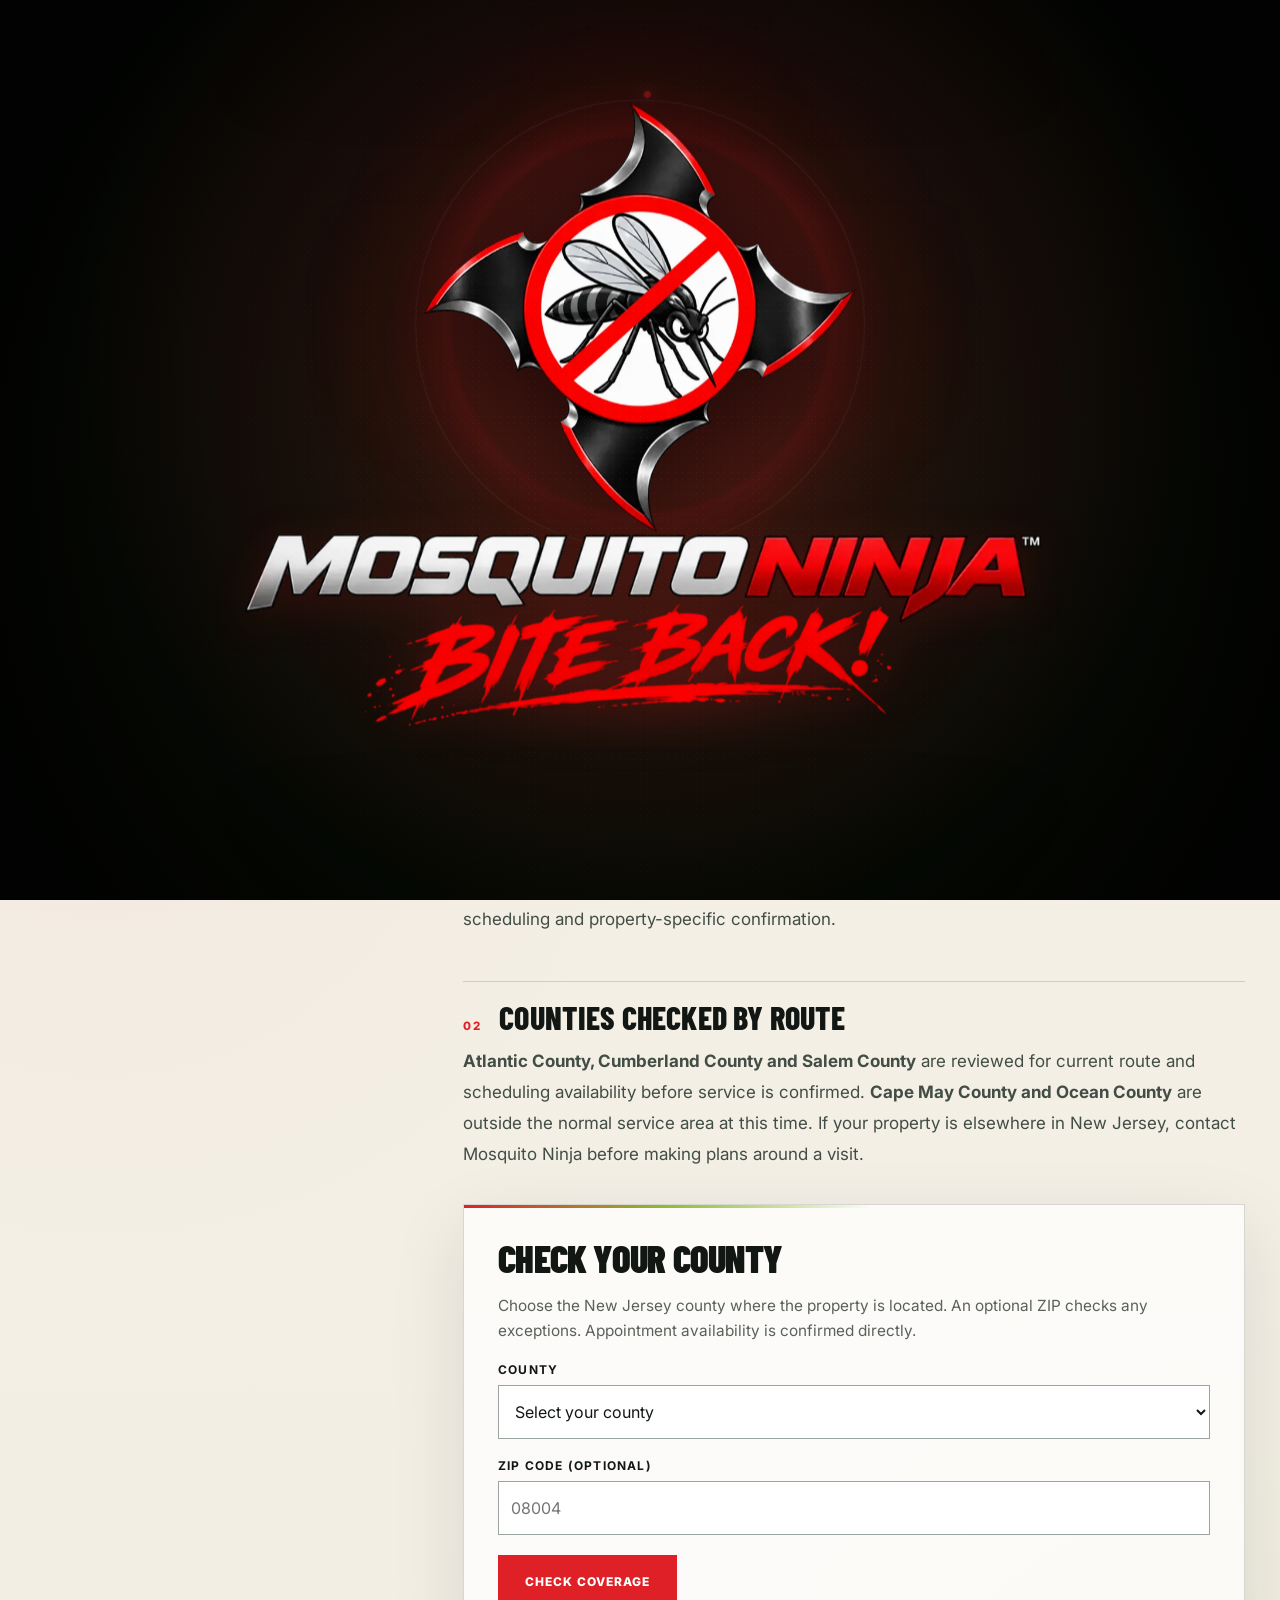
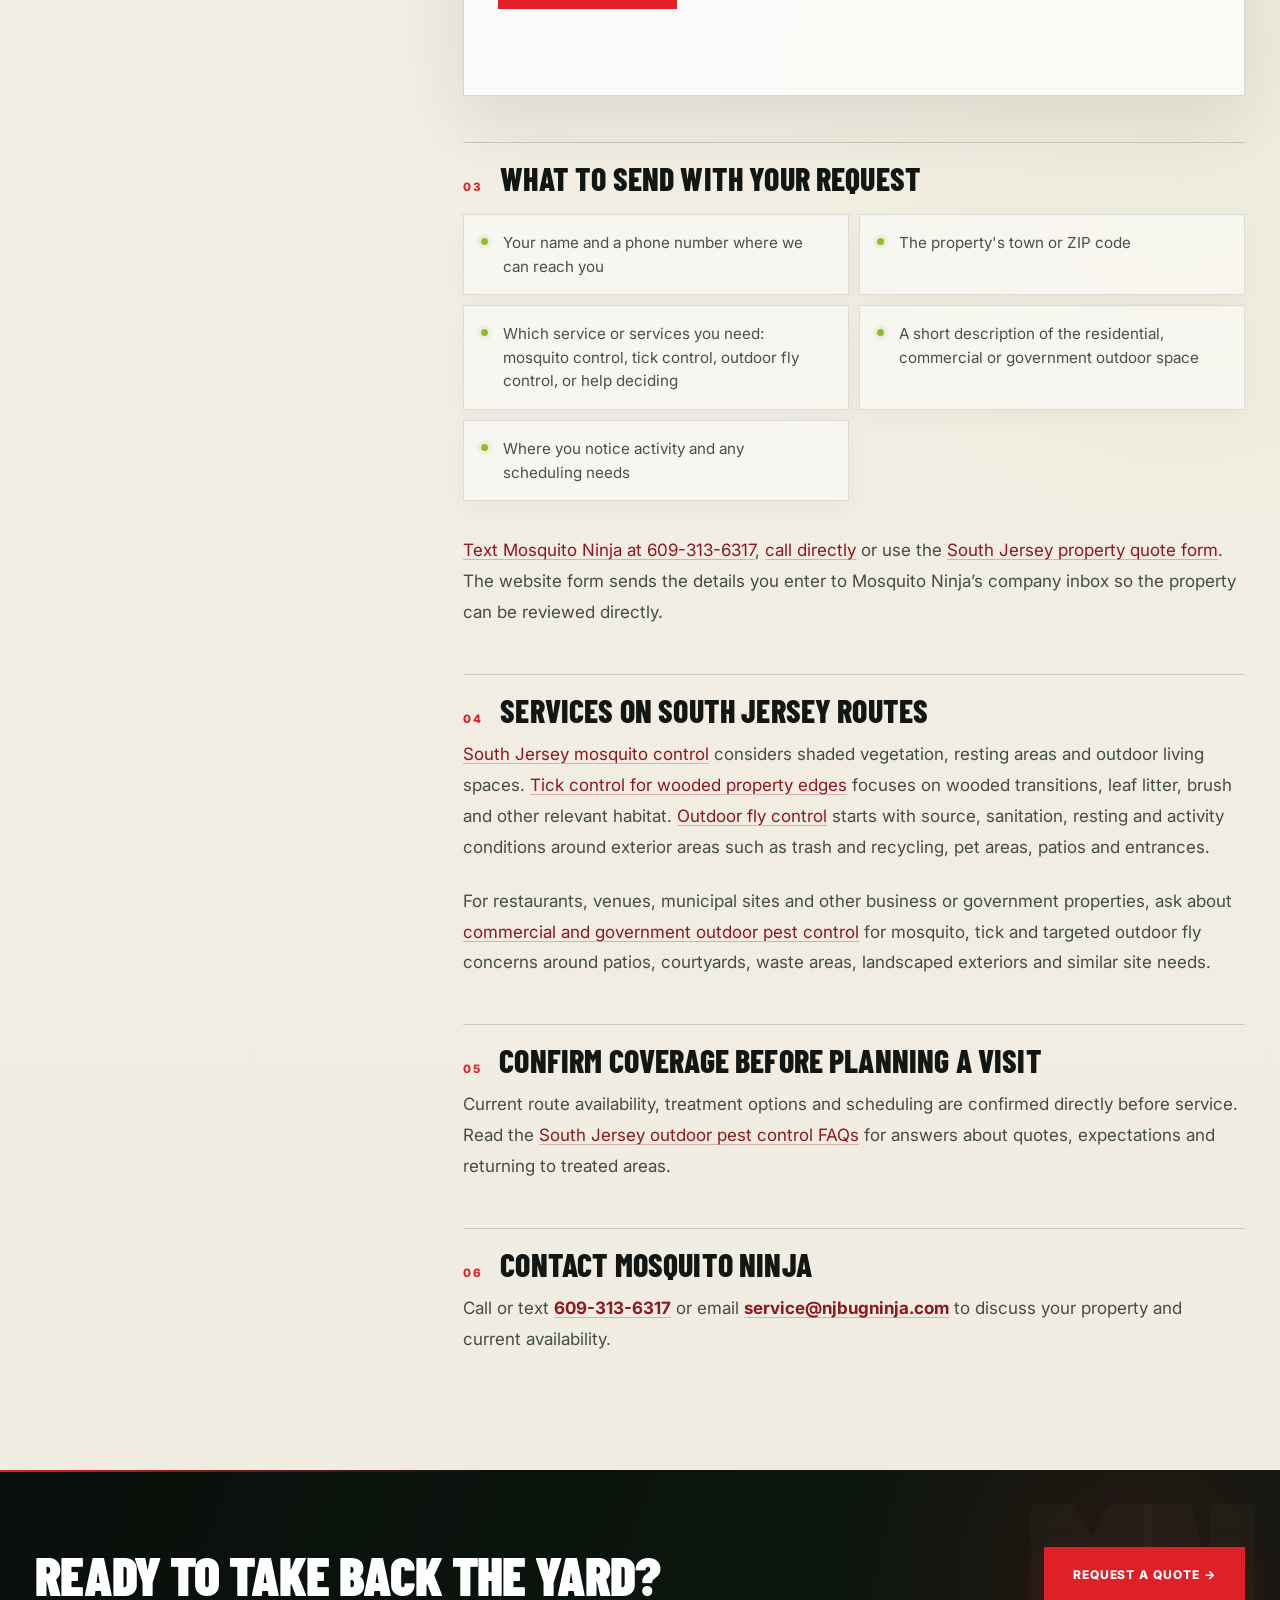
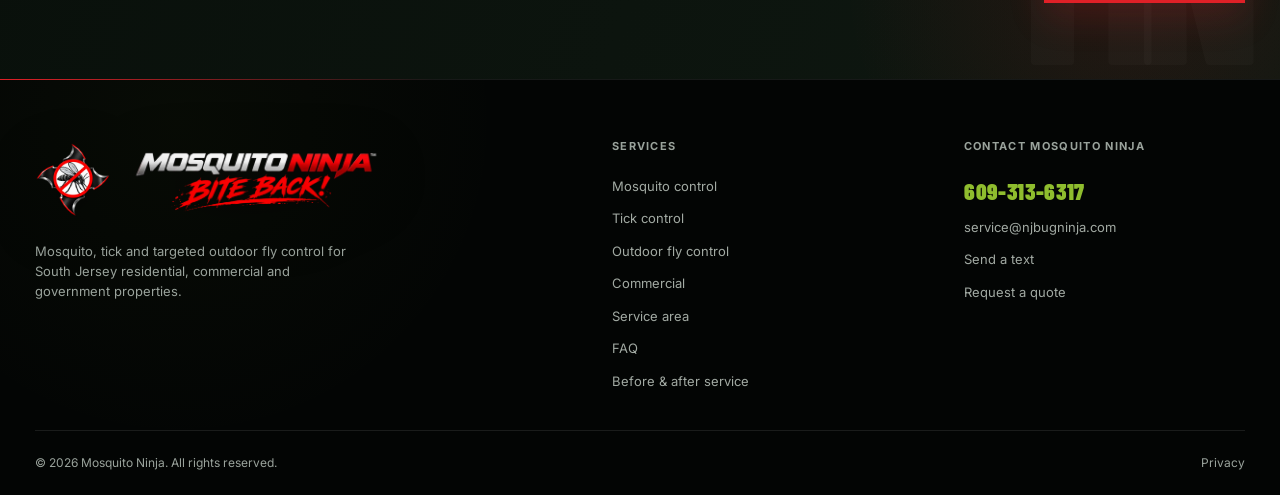
<file: service-area.html>
<!doctype html><html lang="en"><head>
  <meta charset="utf-8">
  <style id="mn-launch-prepaint">html{background:#020403}html.mn-launch-pending,html.mn-launch-pending body{margin:0;background:#020403!important;overflow:hidden!important}html.mn-launch-pending body>*{visibility:hidden!important}html.mn-launch-pending body>.mn-launch-overlay{visibility:visible!important}</style>
  <script>
    (()=>{try{if(!window.matchMedia("(prefers-reduced-motion: reduce)").matches&&sessionStorage.getItem("mn-launch-splash-v7")!=="1"){document.documentElement.classList.add("mn-launch-pending");window.__mnLaunchFallback=window.setTimeout(()=>document.documentElement.classList.remove("mn-launch-pending"),4500)}}catch{document.documentElement.classList.add("mn-launch-pending");window.__mnLaunchFallback=window.setTimeout(()=>document.documentElement.classList.remove("mn-launch-pending"),4500)}})();
  </script>
  <link rel="preload" as="image" href="/assets/mark-transparent-v31.webp" type="image/webp" fetchpriority="high">
  <link rel="preload" as="image" href="/assets/splash-wordmark-transparent-v31.webp" type="image/webp" fetchpriority="high">
  <meta name="viewport" content="width=device-width, initial-scale=1, viewport-fit=cover">
  <meta name="theme-color" content="#0a0a0a">
  <!-- Privacy-friendly analytics by Plausible -->
  <script async src="https://plausible.io/js/pa-16WwUvUbovoyg0-tq4F9i.js"></script>
  <script>
    window.plausible=window.plausible||function(){(plausible.q=plausible.q||[]).push(arguments)},plausible.init=plausible.init||function(i){plausible.o=i||{}};
    plausible.init()
  </script>
  <title>South Jersey Outdoor Pest Control Service Area | Mosquito Ninja</title>
  <meta name="description" content="Mosquito, tick and outdoor fly control routes across South Jersey, with core coverage in Burlington, Camden and Gloucester counties and route checks for nearby counties.">
  <meta name="robots" content="index, follow, max-image-preview:large">
  <link rel="canonical" href="https://njbugninja.com/service-area.html">
  <meta property="og:site_name" content="Mosquito Ninja">
  <meta property="og:locale" content="en_US">
  <meta property="og:type" content="website">
  <meta property="og:title" content="South Jersey Outdoor Pest Control Service Area | Mosquito Ninja">
  <meta property="og:description" content="Mosquito, tick and outdoor fly control routes across South Jersey, with core coverage in Burlington, Camden and Gloucester counties and route checks for nearby counties.">
  <meta property="og:url" content="https://njbugninja.com/service-area.html">
  <meta property="og:image" content="https://njbugninja.com/assets/mosquito-ninja-share-v17.jpg">
  <meta property="og:image:type" content="image/jpeg">
  <meta property="og:image:width" content="1536">
  <meta property="og:image:height" content="1024">
  <meta property="og:image:alt" content="Mosquito Ninja outdoor pest control logo on a white background, with the Mosquito Ninja service number 609-313-6317.">
  <meta name="twitter:card" content="summary_large_image">
  <meta name="twitter:title" content="South Jersey Outdoor Pest Control Service Area | Mosquito Ninja">
  <meta name="twitter:description" content="Mosquito, tick and outdoor fly control routes across South Jersey, with core coverage in Burlington, Camden and Gloucester counties and route checks for nearby counties.">
  <meta name="twitter:image" content="https://njbugninja.com/assets/mosquito-ninja-share-v17.jpg">
  <meta name="twitter:image:alt" content="Mosquito Ninja outdoor pest control logo on a white background, with the Mosquito Ninja service number 609-313-6317.">
  <link rel="icon" href="/assets/favicon-v20.png" type="image/png" sizes="96x96">
  <link rel="preconnect" href="https://fonts.googleapis.com">
  <link rel="preconnect" href="https://fonts.gstatic.com" crossorigin>
  <link rel="stylesheet" href="https://fonts.googleapis.com/css2?family=Barlow+Condensed:ital,wght@0,600;0,700;0,800;0,900;1,800;1,900&amp;family=Inter:wght@400;500;600;700;800&amp;display=swap">
  <link rel="stylesheet" href="/mosquito-ninja-v12.css?v=24.0.0">
  <script type="application/ld+json">{"@context":"https://schema.org","@graph":[{"@type":"Organization","@id":"https://njbugninja.com/#business","name":"Mosquito Ninja","alternateName":"NJ Bug Ninja","url":"https://njbugninja.com/","telephone":"+1-609-313-6317","email":"service@njbugninja.com","logo":{"@id":"https://njbugninja.com/#brand-image"},"description":"Owner-operated mosquito, tick and targeted outdoor fly control for South Jersey residential, commercial and government properties. Contact Mosquito Ninja to confirm route availability.","areaServed":[{"@type":"AdministrativeArea","name":"Burlington County, New Jersey"},{"@type":"AdministrativeArea","name":"Camden County, New Jersey"},{"@type":"AdministrativeArea","name":"Gloucester County, New Jersey"}],"image":{"@id":"https://njbugninja.com/#brand-image"}},{"@type":"WebSite","@id":"https://njbugninja.com/#website","name":"Mosquito Ninja","alternateName":"NJ Bug Ninja","url":"https://njbugninja.com/","inLanguage":"en-US","publisher":{"@id":"https://njbugninja.com/#business"}},{"@type":"WebPage","@id":"https://njbugninja.com/service-area.html#webpage","url":"https://njbugninja.com/service-area.html","name":"South Jersey Outdoor Pest Control Service Area | Mosquito Ninja","description":"Mosquito, tick and outdoor fly control routes across South Jersey, with core coverage in Burlington, Camden and Gloucester counties and route checks for nearby counties.","inLanguage":"en-US","isPartOf":{"@id":"https://njbugninja.com/#website"},"about":{"@id":"https://njbugninja.com/#business"},"breadcrumb":{"@id":"https://njbugninja.com/service-area.html#breadcrumb"},"primaryImageOfPage":{"@id":"https://njbugninja.com/#brand-image"}},{"@type":"BreadcrumbList","@id":"https://njbugninja.com/service-area.html#breadcrumb","itemListElement":[{"@type":"ListItem","position":1,"name":"Home","item":"https://njbugninja.com/"},{"@type":"ListItem","position":2,"name":"South Jersey service area","item":"https://njbugninja.com/service-area.html"}]},{"@type":"ImageObject","@id":"https://njbugninja.com/#brand-image","url":"https://njbugninja.com/assets/mosquito-ninja-share-v17.jpg","contentUrl":"https://njbugninja.com/assets/mosquito-ninja-share-v17.jpg","encodingFormat":"image/jpeg","width":1536,"height":1024,"caption":"Mosquito Ninja outdoor pest control"}]}</script>
  <link rel="stylesheet" href="/mosquito-ninja-v24-refined.css?v=24.0.0">
  <link rel="stylesheet" href="/mosquito-ninja-v25-refinements.css?v=25.1.0">
  <link rel="stylesheet" href="/mosquito-ninja-v29-premium.css?v=31.0.0">
  <link rel="stylesheet" href="/mosquito-ninja-v33-elite.css?v=35.3.0">
</head><body><a class="skip-link" href="#main">Skip to content</a><header class="site-header"><div class="shell nav-wrap"><a class="brand" href="/"><img src="/assets/mark-transparent-v31.webp" alt="" width="52" height="52"><span class="brand-copy"><strong><span>MOSQUITO</span> NINJA</strong><small>OUTDOOR PEST CONTROL</small></span></a><button class="menu-toggle" aria-controls="nav" aria-expanded="false"><span></span><span></span><span></span><b class="sr-only">Menu</b></button><nav class="nav" id="nav" aria-label="Primary navigation"><a href="/">Home</a><div class="services-menu"><button class="services-menu__toggle" type="button" aria-haspopup="true" aria-expanded="false" aria-controls="services-menu-panel">Services</button><div class="services-menu__panel" id="services-menu-panel"><a href="/mosquito-control.html">Mosquito Control</a><a href="/tick-control.html">Tick Control</a><a href="/fly-control.html">Outdoor Fly Control</a></div></div><a href="/commercial.html">Commercial</a><a href="/service-area.html" class="active" aria-current="page">Service Area</a><a href="/faq.html">FAQ</a><a class="phone" href="tel:+16093136317" aria-label="Call or text Mosquito Ninja at 609-313-6317"><span class="phone__icon" aria-hidden="true"><svg viewBox="0 0 24 24"><path d="M7.1 3.5 9.4 8 7.8 9.4c1 2.2 2.7 3.9 4.9 4.9l1.4-1.6 4.5 2.3-.7 3c-.2.8-.9 1.3-1.7 1.3C9.8 19.3 4.7 14.2 4.7 7.8c0-.8.5-1.5 1.3-1.7l1.1-2.6Z"/></svg></span><span class="phone__label">CALL OR TEXT</span><span class="phone__number">609-313-6317</span></a></nav></div></header><main id="main"><section class="page-hero"><div class="shell"><nav class="breadcrumbs" aria-label="Breadcrumb"><ol><li><a href="/">Home</a></li><li aria-current="page">South Jersey service area</li></ol></nav><p class="eyebrow">MOSQUITO NINJA</p><h1>SOUTH JERSEY.<br><em>CHECK YOUR SERVICE AREA.</em></h1><p>Mosquito, tick and targeted outdoor fly control for residential, commercial and government properties in South Jersey, New Jersey. Send your town or ZIP code and Mosquito Ninja will confirm whether your property is on a current service route.</p></div></section><section class="content">
  <div class="shell content-grid">
    <div><h2>Check coverage for your property</h2></div>
    <div class="prose">
<p>Service availability is confirmed for the individual property. The South Jersey focus describes the route area; it does not mean every address is available on every date.</p>
<h3>Core South Jersey routes</h3>
<p>Current core coverage is centered on <strong>Burlington County, Camden County and Gloucester County</strong>. Properties in these counties are within the normal launch service area, subject to scheduling and property-specific confirmation.</p>
<h3>Counties checked by route</h3>
<p><strong>Atlantic County, Cumberland County and Salem County</strong> are reviewed for current route and scheduling availability before service is confirmed. <strong>Cape May County and Ocean County</strong> are outside the normal service area at this time. If your property is elsewhere in New Jersey, contact Mosquito Ninja before making plans around a visit.</p>
<form id="coverage-form" class="coverage-form" aria-describedby="coverage-note"><h3>Check your county</h3><p id="coverage-note">Choose the New Jersey county where the property is located. An optional ZIP checks any exceptions. Appointment availability is confirmed directly.</p><label for="coverage-county">COUNTY</label><select id="coverage-county" name="county" required><option value="">Select your county</option><option value="atlantic">Atlantic</option><option value="burlington">Burlington</option><option value="camden">Camden</option><option value="cape may">Cape May</option><option value="cumberland">Cumberland</option><option value="gloucester">Gloucester</option><option value="ocean">Ocean</option><option value="salem">Salem</option><option value="other">Another New Jersey county</option></select><label for="coverage-zip">ZIP CODE (OPTIONAL)</label><input id="coverage-zip" name="zip" type="text" inputmode="numeric" autocomplete="postal-code" pattern="[0-9]{5}" maxlength="5" placeholder="08004"><button class="btn primary" type="submit">CHECK COVERAGE</button><p id="coverage-status" class="coverage-status" role="status" aria-live="polite" aria-atomic="true"></p><a id="coverage-quote" href="/#quote" hidden>DISCUSS THIS PROPERTY &rarr;</a><noscript><p>Call or text 609-313-6317 to check your county and ZIP.</p></noscript></form>
<h3>What to send with your request</h3>
<ul><li>Your name and a phone number where we can reach you</li><li>The property's town or ZIP code</li><li>Which service or services you need: mosquito control, tick control, outdoor fly control, or help deciding</li><li>A short description of the residential, commercial or government outdoor space</li><li>Where you notice activity and any scheduling needs</li></ul>
<p><a href="sms:+16093136317">Text Mosquito Ninja at 609-313-6317</a>, <a href="tel:+16093136317">call directly</a> or use the <a href="/#quote">South Jersey property quote form</a>. The website form sends the details you enter to Mosquito Ninja&rsquo;s company inbox so the property can be reviewed directly.</p>
<h3>Services on South Jersey routes</h3>
<p><a href="/mosquito-control.html">South Jersey mosquito control</a> considers shaded vegetation, resting areas and outdoor living spaces. <a href="/tick-control.html">Tick control for wooded property edges</a> focuses on wooded transitions, leaf litter, brush and other relevant habitat. <a href="/fly-control.html">Outdoor fly control</a> starts with source, sanitation, resting and activity conditions around exterior areas such as trash and recycling, pet areas, patios and entrances.</p>
<p>For restaurants, venues, municipal sites and other business or government properties, ask about <a href="/commercial.html">commercial and government outdoor pest control</a> for mosquito, tick and targeted outdoor fly concerns around patios, courtyards, waste areas, landscaped exteriors and similar site needs.</p>
<h3>Confirm coverage before planning a visit</h3>
<p>Current route availability, treatment options and scheduling are confirmed directly before service. Read the <a href="/faq.html">South Jersey outdoor pest control FAQs</a> for answers about quotes, expectations and returning to treated areas.</p>
<h3>Contact Mosquito Ninja</h3>
<p>Call or text <a href="tel:+16093136317"><strong>609-313-6317</strong></a> or email <a href="mailto:service@njbugninja.com"><strong>service@njbugninja.com</strong></a> to discuss your property and current availability.</p>
    </div>
  </div>
</section><section class="cta"><div class="shell"><div><h2>READY TO TAKE BACK THE YARD?</h2></div><a class="btn primary" href="/#quote">REQUEST A QUOTE &rarr;</a></div></section></main><footer class="footer"><div class="shell footer-grid"><div class="footer-brand"><a class="footer-artwork" href="/" aria-label="Mosquito Ninja home"><img src="/assets/mark-transparent-v31.webp" alt="" width="768" height="768" loading="lazy" decoding="async"><img src="/assets/splash-wordmark-transparent-v31.webp" alt="Mosquito Ninja. Bite back." width="1080" height="361" loading="lazy" decoding="async"></a><p>Mosquito, tick and targeted outdoor fly control for South Jersey residential, commercial and government properties.</p></div><div><h4>SERVICES</h4><a href="/mosquito-control.html">Mosquito control</a><a href="/tick-control.html">Tick control</a><a href="/fly-control.html">Outdoor fly control</a><a href="/commercial.html">Commercial</a><a href="/service-area.html">Service area</a><a href="/faq.html">FAQ</a><a href="/service-prep.html">Before &amp; after service</a></div><div><h4>CONTACT MOSQUITO NINJA</h4><a class="footer-phone" href="tel:+16093136317">609-313-6317</a><a href="mailto:service@njbugninja.com">service@njbugninja.com</a><a href="sms:+16093136317">Send a text</a><a href="/#quote">Request a quote</a></div></div><div class="shell footer-bottom"><span>&copy; <span id="year">2026</span> Mosquito Ninja. All rights reserved.</span><a href="/privacy.html">Privacy</a></div></footer><nav class="mobile-actions" aria-label="Quick contact"><a href="tel:+16093136317">CALL MOSQUITO NINJA</a><a href="/#quote">REQUEST A QUOTE</a></nav><script src="/mosquito-ninja-v12.js?v=35.4.0"></script><script src="/website-tools.js?v=36.4.0"></script></body></html>
</file>
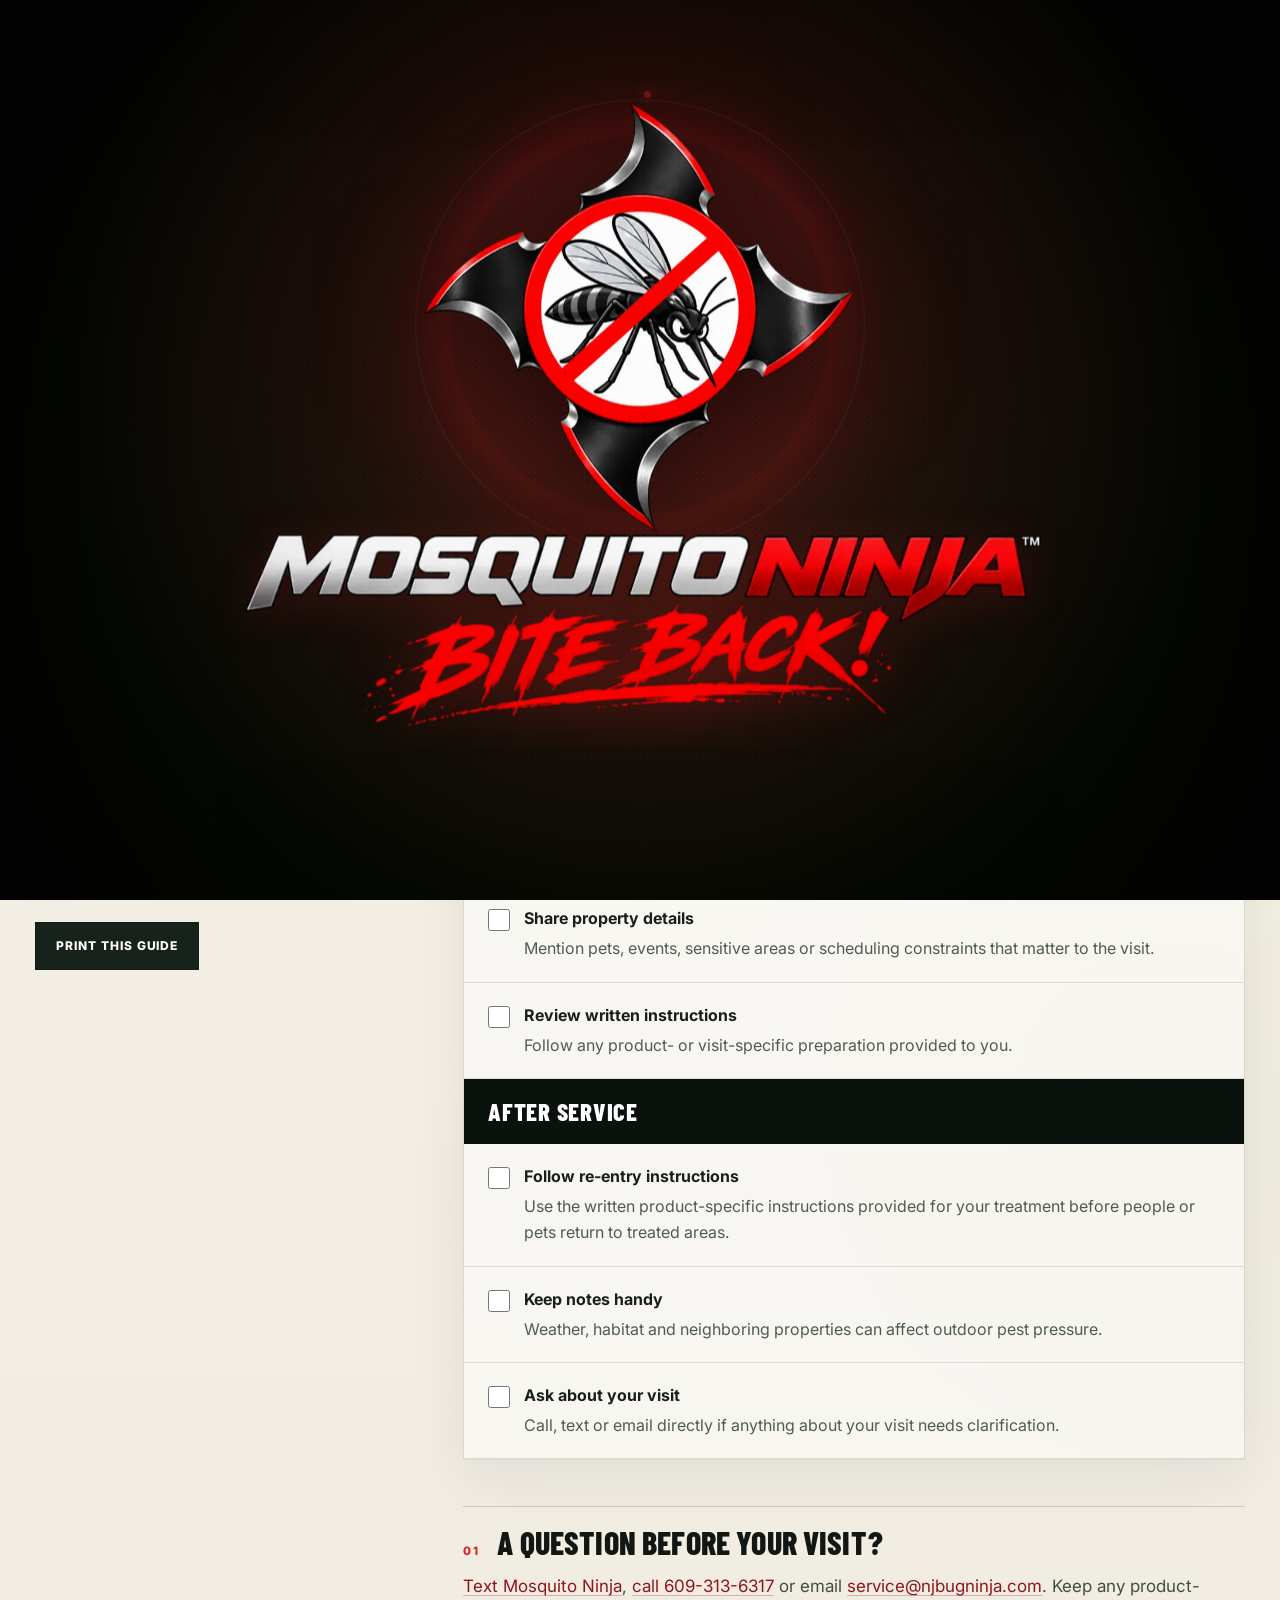
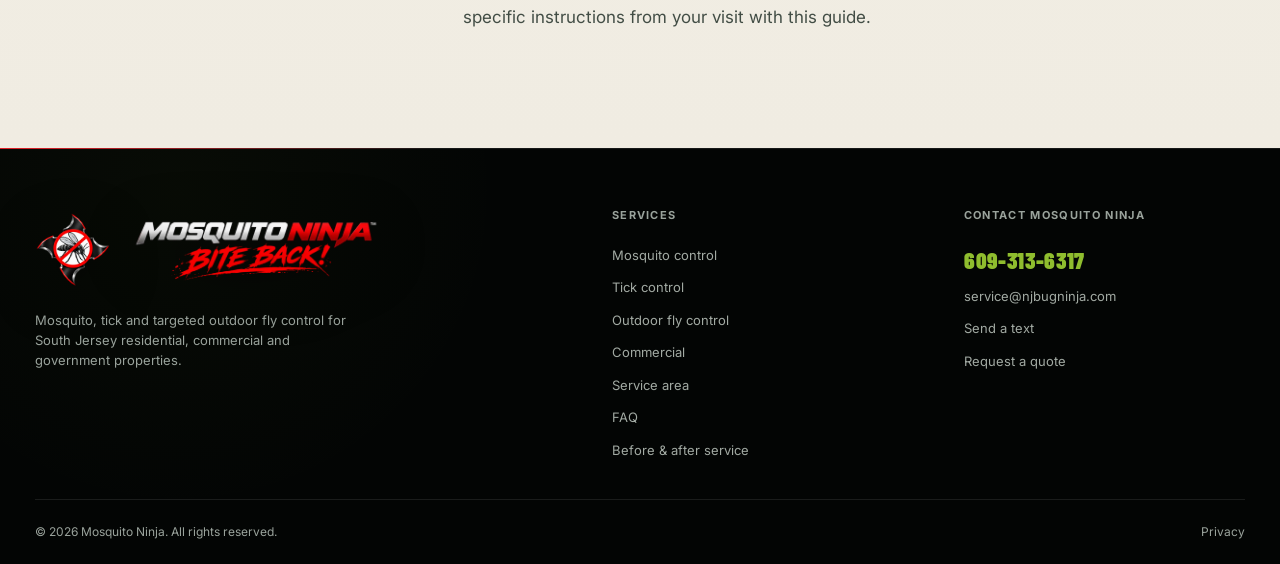
<file: service-prep.html>
<!doctype html><html lang="en"><head>
  <meta charset="utf-8">
  <style id="mn-launch-prepaint">html{background:#020403}html.mn-launch-pending,html.mn-launch-pending body{margin:0;background:#020403!important;overflow:hidden!important}html.mn-launch-pending body>*{visibility:hidden!important}html.mn-launch-pending body>.mn-launch-overlay{visibility:visible!important}</style>
  <script>
    (()=>{try{if(!window.matchMedia("(prefers-reduced-motion: reduce)").matches&&sessionStorage.getItem("mn-launch-splash-v7")!=="1"){document.documentElement.classList.add("mn-launch-pending");window.__mnLaunchFallback=window.setTimeout(()=>document.documentElement.classList.remove("mn-launch-pending"),4500)}}catch{document.documentElement.classList.add("mn-launch-pending");window.__mnLaunchFallback=window.setTimeout(()=>document.documentElement.classList.remove("mn-launch-pending"),4500)}})();
  </script>
  <link rel="preload" as="image" href="/assets/mark-transparent-v31.webp" type="image/webp" fetchpriority="high">
  <link rel="preload" as="image" href="/assets/splash-wordmark-transparent-v31.webp" type="image/webp" fetchpriority="high">
  <meta name="viewport" content="width=device-width, initial-scale=1, viewport-fit=cover">
  <meta name="theme-color" content="#0a0a0a">
  <!-- Privacy-friendly analytics by Plausible -->
  <script async src="https://plausible.io/js/pa-16WwUvUbovoyg0-tq4F9i.js"></script>
  <script>
    window.plausible=window.plausible||function(){(plausible.q=plausible.q||[]).push(arguments)},plausible.init=plausible.init||function(i){plausible.o=i||{}};
    plausible.init()
  </script>
  <title>Before &amp; After Outdoor Pest Service | Mosquito Ninja</title>
  <meta name="description" content="A practical mosquito, tick and outdoor fly service preparation guide for property access, source areas, re-entry instructions and treatment-day communication.">
  <meta name="robots" content="index, follow, max-image-preview:large">
  <link rel="canonical" href="https://njbugninja.com/service-prep.html">
  <meta property="og:site_name" content="Mosquito Ninja">
  <meta property="og:locale" content="en_US">
  <meta property="og:type" content="website">
  <meta property="og:title" content="Before &amp; After Outdoor Pest Service | Mosquito Ninja">
  <meta property="og:description" content="A practical mosquito, tick and outdoor fly service preparation guide for property access, source areas, re-entry instructions and treatment-day communication.">
  <meta property="og:url" content="https://njbugninja.com/service-prep.html">
  <meta property="og:image" content="https://njbugninja.com/assets/mosquito-ninja-share-v17.jpg">
  <meta property="og:image:type" content="image/jpeg">
  <meta property="og:image:width" content="1536">
  <meta property="og:image:height" content="1024">
  <meta property="og:image:alt" content="Mosquito Ninja outdoor pest control logo on a white background, with the Mosquito Ninja service number 609-313-6317.">
  <meta name="twitter:card" content="summary_large_image">
  <meta name="twitter:title" content="Before &amp; After Outdoor Pest Service | Mosquito Ninja">
  <meta name="twitter:description" content="A practical mosquito, tick and outdoor fly service preparation guide for property access, source areas, re-entry instructions and treatment-day communication.">
  <meta name="twitter:image" content="https://njbugninja.com/assets/mosquito-ninja-share-v17.jpg">
  <meta name="twitter:image:alt" content="Mosquito Ninja outdoor pest control logo on a white background, with the Mosquito Ninja service number 609-313-6317.">
  <link rel="icon" href="/assets/favicon-v20.png" type="image/png" sizes="96x96">
  <link rel="preconnect" href="https://fonts.googleapis.com">
  <link rel="preconnect" href="https://fonts.gstatic.com" crossorigin>
  <link rel="stylesheet" href="https://fonts.googleapis.com/css2?family=Barlow+Condensed:ital,wght@0,600;0,700;0,800;0,900;1,800;1,900&amp;family=Inter:wght@400;500;600;700;800&amp;display=swap">
  <link rel="stylesheet" href="/mosquito-ninja-v12.css?v=24.0.0">
  <script type="application/ld+json">{"@context":"https://schema.org","@graph":[{"@type":"Organization","@id":"https://njbugninja.com/#business","name":"Mosquito Ninja","alternateName":"NJ Bug Ninja","url":"https://njbugninja.com/","telephone":"+1-609-313-6317","email":"service@njbugninja.com","logo":{"@id":"https://njbugninja.com/#brand-image"},"description":"Owner-operated mosquito, tick and targeted outdoor fly control for South Jersey residential, commercial and government properties. Contact Mosquito Ninja to confirm route availability.","areaServed":{"@type":"Place","name":"South Jersey","containedInPlace":{"@type":"State","name":"New Jersey"}},"image":{"@id":"https://njbugninja.com/#brand-image"}},{"@type":"WebSite","@id":"https://njbugninja.com/#website","name":"Mosquito Ninja","alternateName":"NJ Bug Ninja","url":"https://njbugninja.com/","inLanguage":"en-US","publisher":{"@id":"https://njbugninja.com/#business"}},{"@type":"WebPage","@id":"https://njbugninja.com/service-prep.html#webpage","url":"https://njbugninja.com/service-prep.html","name":"Before & After Outdoor Pest Service | Mosquito Ninja","description":"A practical mosquito, tick and outdoor fly service preparation guide for property access, source areas, re-entry instructions and treatment-day communication.","inLanguage":"en-US","isPartOf":{"@id":"https://njbugninja.com/#website"},"about":{"@id":"https://njbugninja.com/#business"},"breadcrumb":{"@id":"https://njbugninja.com/service-prep.html#breadcrumb"},"primaryImageOfPage":{"@id":"https://njbugninja.com/#brand-image"}},{"@type":"BreadcrumbList","@id":"https://njbugninja.com/service-prep.html#breadcrumb","itemListElement":[{"@type":"ListItem","position":1,"name":"Home","item":"https://njbugninja.com/"},{"@type":"ListItem","position":2,"name":"Before & after service","item":"https://njbugninja.com/service-prep.html"}]},{"@type":"ImageObject","@id":"https://njbugninja.com/#brand-image","url":"https://njbugninja.com/assets/mosquito-ninja-share-v17.jpg","contentUrl":"https://njbugninja.com/assets/mosquito-ninja-share-v17.jpg","encodingFormat":"image/jpeg","width":1536,"height":1024,"caption":"Mosquito Ninja outdoor pest control"}]}</script>
  <link rel="stylesheet" href="/mosquito-ninja-v24-refined.css?v=24.0.0">
  <link rel="stylesheet" href="/mosquito-ninja-v25-refinements.css?v=25.1.0">
  <link rel="stylesheet" href="/mosquito-ninja-v29-premium.css?v=31.0.0">
  <link rel="stylesheet" href="/mosquito-ninja-v33-elite.css?v=35.3.0">
</head><body><a class="skip-link" href="#main">Skip to content</a><header class="site-header"><div class="shell nav-wrap"><a class="brand" href="/"><img src="/assets/mark-transparent-v31.webp" alt="" width="52" height="52"><span class="brand-copy"><strong><span>MOSQUITO</span> NINJA</strong><small>OUTDOOR PEST CONTROL</small></span></a><button class="menu-toggle" aria-controls="nav" aria-expanded="false"><span></span><span></span><span></span><b class="sr-only">Menu</b></button><nav class="nav" id="nav" aria-label="Primary navigation"><a href="/">Home</a><div class="services-menu"><button class="services-menu__toggle" type="button" aria-haspopup="true" aria-expanded="false" aria-controls="services-menu-panel">Services</button><div class="services-menu__panel" id="services-menu-panel"><a href="/mosquito-control.html">Mosquito Control</a><a href="/tick-control.html">Tick Control</a><a href="/fly-control.html">Outdoor Fly Control</a></div></div><a href="/commercial.html">Commercial</a><a href="/service-area.html">Service Area</a><a href="/faq.html">FAQ</a><a class="phone" href="tel:+16093136317" aria-label="Call or text Mosquito Ninja at 609-313-6317"><span class="phone__icon" aria-hidden="true"><svg viewBox="0 0 24 24"><path d="M7.1 3.5 9.4 8 7.8 9.4c1 2.2 2.7 3.9 4.9 4.9l1.4-1.6 4.5 2.3-.7 3c-.2.8-.9 1.3-1.7 1.3C9.8 19.3 4.7 14.2 4.7 7.8c0-.8.5-1.5 1.3-1.7l1.1-2.6Z"/></svg></span><span class="phone__label">CALL OR TEXT</span><span class="phone__number">609-313-6317</span></a></nav></div></header><main id="main"><section class="page-hero"><div class="shell"><nav class="breadcrumbs" aria-label="Breadcrumb"><ol><li><a href="/">Home</a></li><li aria-current="page">Before &amp; after service</li></ol></nav><p class="eyebrow">TREATMENT-DAY GUIDE</p><h1>READY BEFORE<br><em>WE ARRIVE.</em></h1><p>A practical checklist for property access and communication. The written instructions for your actual product and visit always control.</p></div></section><section class="content"><div class="shell content-grid"><div><h2>Your visit,<br>made clearer.</h2><p>Work through the guide at your own pace. Checkmarks stay on this page until you reload; they are not sent to Mosquito Ninja.</p><p id="prep-progress" class="prep-progress" role="status" aria-live="polite">0 of 7 checked</p><button class="btn print-guide" type="button" id="print-guide">PRINT THIS GUIDE</button></div><div class="prose"><div class="prep-checklist"><h3>Before service</h3><label class="prep-item"><input type="checkbox" name="prep-0"><span><strong>Confirm property access</strong><span>Make sure gates and treatment areas can be reached.</span></span></label><label class="prep-item"><input type="checkbox" name="prep-1"><span><strong>Identify problem areas</strong><span>Note where mosquitoes, ticks or outdoor flies are most noticeable, including wooded edges, standing water, trash/recycling or pet areas when relevant.</span></span></label><label class="prep-item"><input type="checkbox" name="prep-2"><span><strong>Share property details</strong><span>Mention pets, events, sensitive areas or scheduling constraints that matter to the visit.</span></span></label><label class="prep-item"><input type="checkbox" name="prep-3"><span><strong>Review written instructions</strong><span>Follow any product- or visit-specific preparation provided to you.</span></span></label><h3>After service</h3><label class="prep-item"><input type="checkbox" name="prep-4"><span><strong>Follow re-entry instructions</strong><span>Use the written product-specific instructions provided for your treatment before people or pets return to treated areas.</span></span></label><label class="prep-item"><input type="checkbox" name="prep-5"><span><strong>Keep notes handy</strong><span>Weather, habitat and neighboring properties can affect outdoor pest pressure.</span></span></label><label class="prep-item"><input type="checkbox" name="prep-6"><span><strong>Ask about your visit</strong><span>Call, text or email directly if anything about your visit needs clarification.</span></span></label></div><h3>A question before your visit?</h3><p><a href="sms:+16093136317">Text Mosquito Ninja</a>, <a href="tel:+16093136317">call 609-313-6317</a> or email <a href="mailto:service@njbugninja.com">service@njbugninja.com</a>. Keep any product-specific instructions from your visit with this guide.</p></div></div></section></main><footer class="footer"><div class="shell footer-grid"><div class="footer-brand"><a class="footer-artwork" href="/" aria-label="Mosquito Ninja home"><img src="/assets/mark-transparent-v31.webp" alt="" width="768" height="768" loading="lazy" decoding="async"><img src="/assets/splash-wordmark-transparent-v31.webp" alt="Mosquito Ninja. Bite back." width="1080" height="361" loading="lazy" decoding="async"></a><p>Mosquito, tick and targeted outdoor fly control for South Jersey residential, commercial and government properties.</p></div><div><h4>SERVICES</h4><a href="/mosquito-control.html">Mosquito control</a><a href="/tick-control.html">Tick control</a><a href="/fly-control.html">Outdoor fly control</a><a href="/commercial.html">Commercial</a><a href="/service-area.html">Service area</a><a href="/faq.html">FAQ</a><a href="/service-prep.html">Before &amp; after service</a></div><div><h4>CONTACT MOSQUITO NINJA</h4><a class="footer-phone" href="tel:+16093136317">609-313-6317</a><a href="mailto:service@njbugninja.com">service@njbugninja.com</a><a href="sms:+16093136317">Send a text</a><a href="/#quote">Request a quote</a></div></div><div class="shell footer-bottom"><span>&copy; <span id="year">2026</span> Mosquito Ninja. All rights reserved.</span><a href="/privacy.html">Privacy</a></div></footer><nav class="mobile-actions" aria-label="Quick contact"><a href="tel:+16093136317">CALL MOSQUITO NINJA</a><a href="/#quote">REQUEST A QUOTE</a></nav><script src="/mosquito-ninja-v12.js?v=35.4.0"></script><script src="/website-tools.js?v=35.3.0"></script></body></html>
</file>
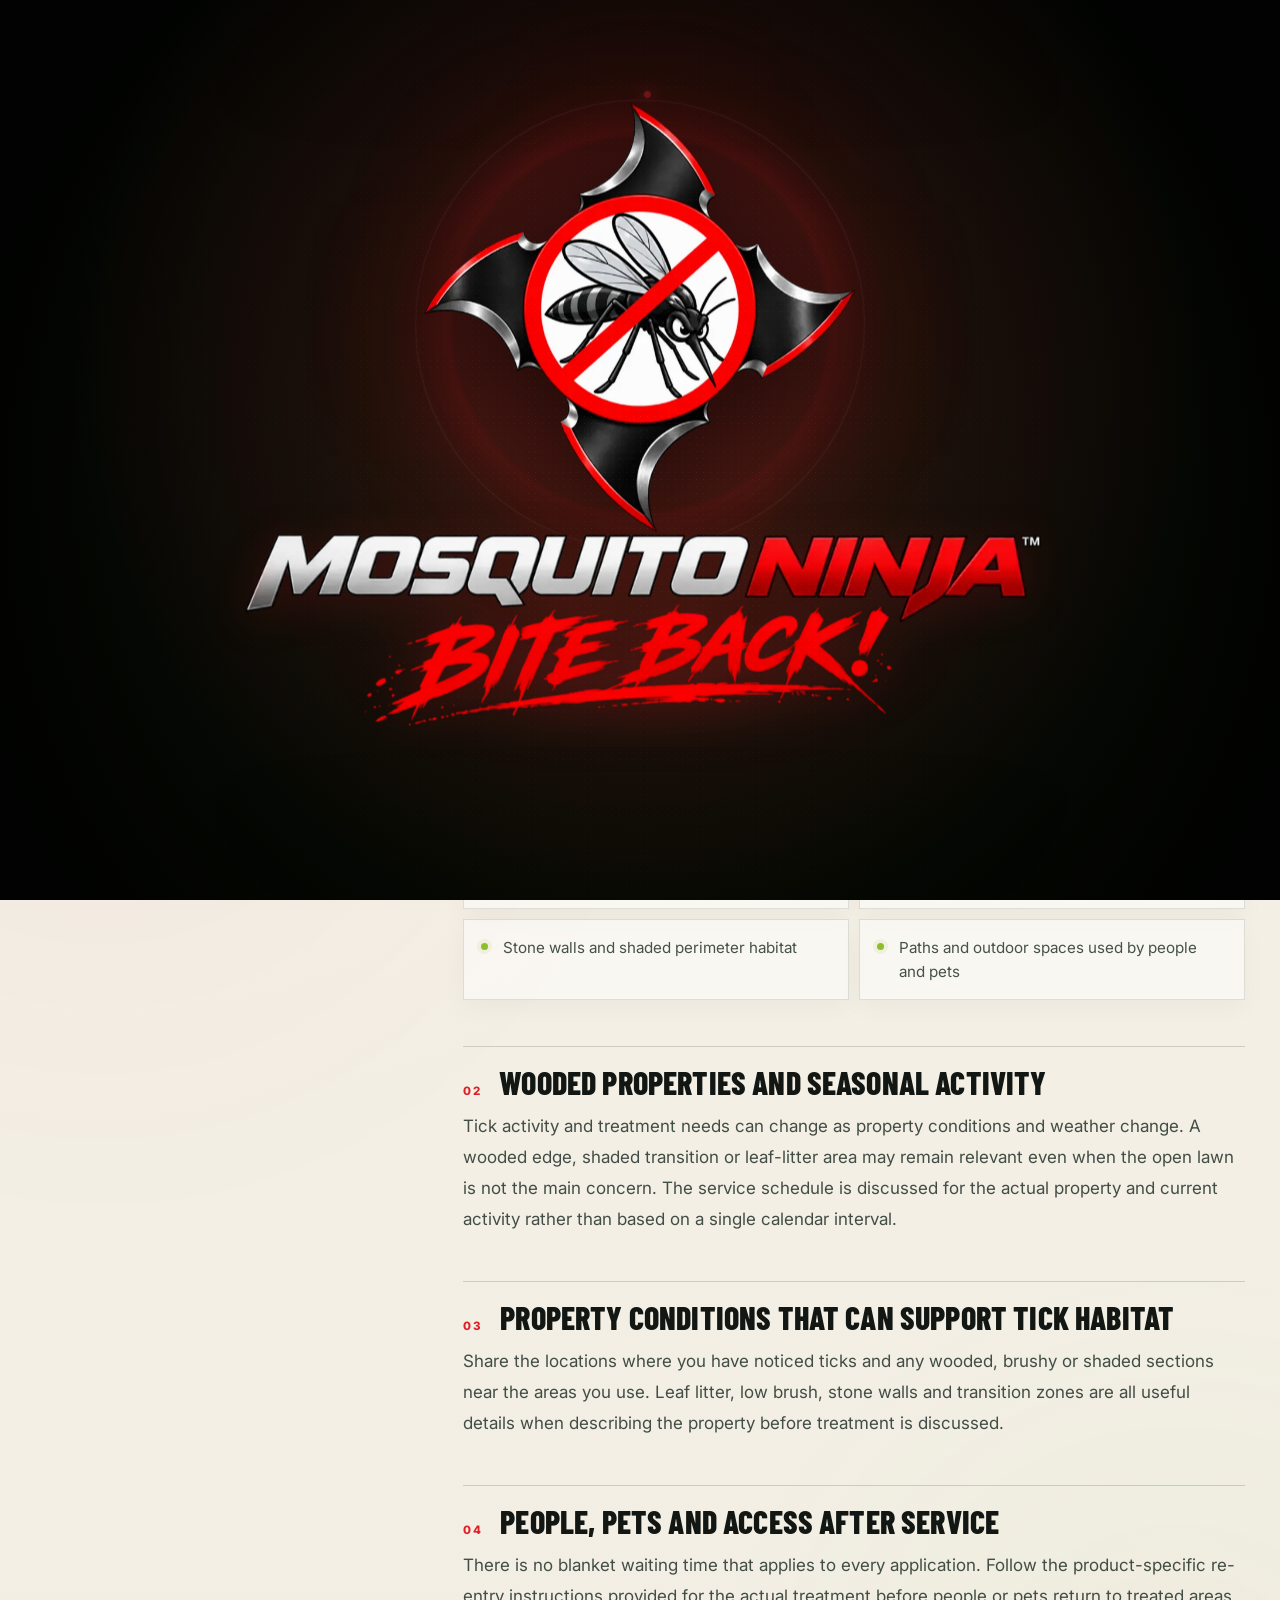
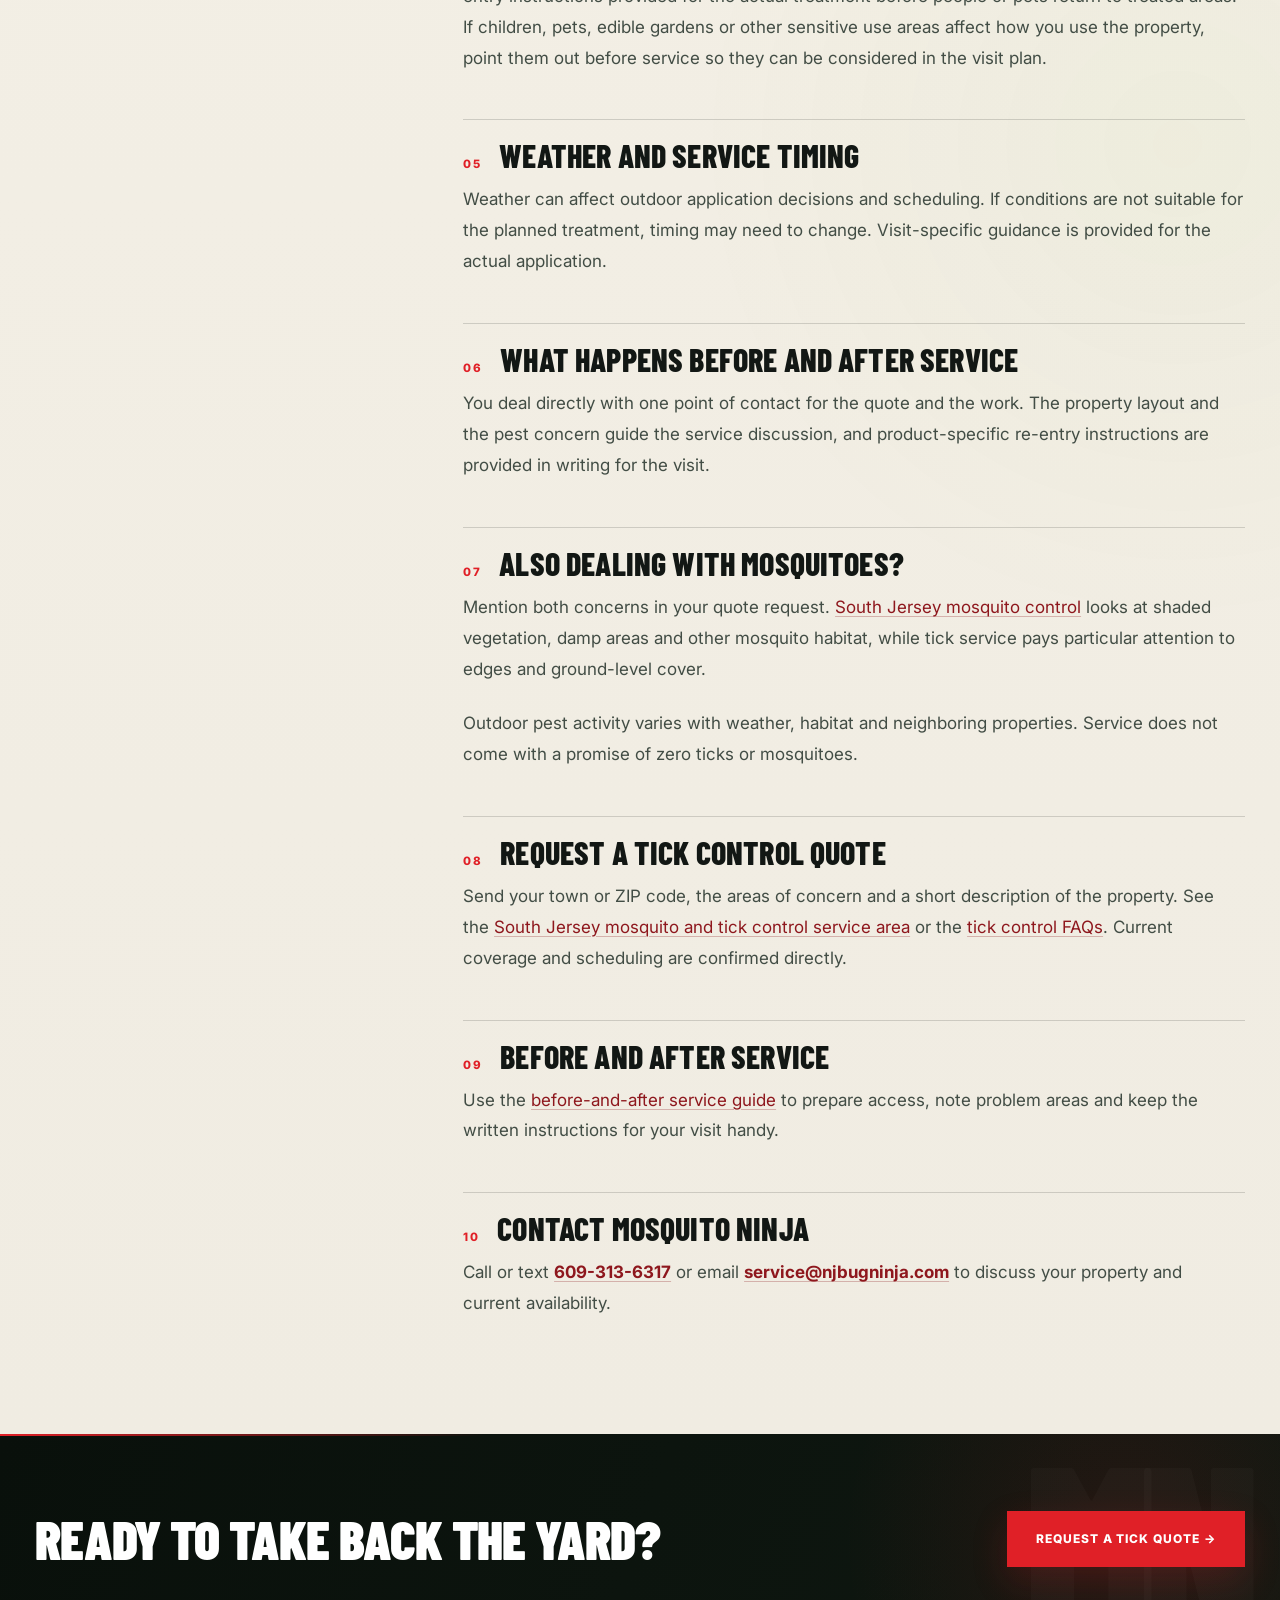
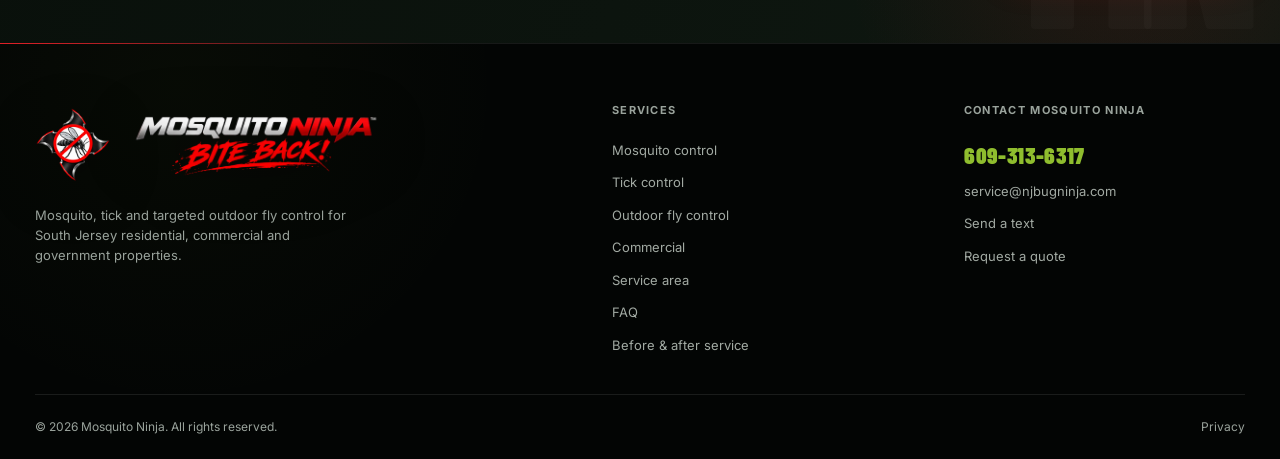
<file: tick-control.html>
<!doctype html><html lang="en"><head>
  <meta charset="utf-8">
  <style id="mn-launch-prepaint">html{background:#020403}html.mn-launch-pending,html.mn-launch-pending body{margin:0;background:#020403!important;overflow:hidden!important}html.mn-launch-pending body>*{visibility:hidden!important}html.mn-launch-pending body>.mn-launch-overlay{visibility:visible!important}</style>
  <script>
    (()=>{try{if(!window.matchMedia("(prefers-reduced-motion: reduce)").matches&&sessionStorage.getItem("mn-launch-splash-v7")!=="1"){document.documentElement.classList.add("mn-launch-pending");window.__mnLaunchFallback=window.setTimeout(()=>document.documentElement.classList.remove("mn-launch-pending"),4500)}}catch{document.documentElement.classList.add("mn-launch-pending");window.__mnLaunchFallback=window.setTimeout(()=>document.documentElement.classList.remove("mn-launch-pending"),4500)}})();
  </script>
  <link rel="preload" as="image" href="/assets/mark-transparent-v31.webp" type="image/webp" fetchpriority="high">
  <link rel="preload" as="image" href="/assets/splash-wordmark-transparent-v31.webp" type="image/webp" fetchpriority="high">
  <meta name="viewport" content="width=device-width, initial-scale=1, viewport-fit=cover">
  <meta name="theme-color" content="#0a0a0a">
  <!-- Privacy-friendly analytics by Plausible -->
  <script async src="https://plausible.io/js/pa-16WwUvUbovoyg0-tq4F9i.js"></script>
  <script>
    window.plausible=window.plausible||function(){(plausible.q=plausible.q||[]).push(arguments)},plausible.init=plausible.init||function(i){plausible.o=i||{}};
    plausible.init()
  </script>
  <title>Tick Control in South Jersey | Mosquito Ninja</title>
  <meta name="description" content="Tick control for South Jersey properties with wooded edges, leaf litter, brush and outdoor areas used by people and pets. Check route availability.">
  <meta name="robots" content="index, follow, max-image-preview:large">
  <link rel="canonical" href="https://njbugninja.com/tick-control.html">
  <meta property="og:site_name" content="Mosquito Ninja">
  <meta property="og:locale" content="en_US">
  <meta property="og:type" content="website">
  <meta property="og:title" content="Tick Control in South Jersey | Mosquito Ninja">
  <meta property="og:description" content="Tick control for South Jersey properties with wooded edges, leaf litter, brush and outdoor areas used by people and pets. Check route availability.">
  <meta property="og:url" content="https://njbugninja.com/tick-control.html">
  <meta property="og:image" content="https://njbugninja.com/assets/mosquito-ninja-share-v17.jpg">
  <meta property="og:image:type" content="image/jpeg">
  <meta property="og:image:width" content="1536">
  <meta property="og:image:height" content="1024">
  <meta property="og:image:alt" content="Mosquito Ninja outdoor pest control logo on a white background, with the Mosquito Ninja service number 609-313-6317.">
  <meta name="twitter:card" content="summary_large_image">
  <meta name="twitter:title" content="Tick Control in South Jersey | Mosquito Ninja">
  <meta name="twitter:description" content="Tick control for South Jersey properties with wooded edges, leaf litter, brush and outdoor areas used by people and pets. Check route availability.">
  <meta name="twitter:image" content="https://njbugninja.com/assets/mosquito-ninja-share-v17.jpg">
  <meta name="twitter:image:alt" content="Mosquito Ninja outdoor pest control logo on a white background, with the Mosquito Ninja service number 609-313-6317.">
  <link rel="icon" href="/assets/favicon-v20.png" type="image/png" sizes="96x96">
  <link rel="preconnect" href="https://fonts.googleapis.com">
  <link rel="preconnect" href="https://fonts.gstatic.com" crossorigin>
  <link rel="stylesheet" href="https://fonts.googleapis.com/css2?family=Barlow+Condensed:ital,wght@0,600;0,700;0,800;0,900;1,800;1,900&amp;family=Inter:wght@400;500;600;700;800&amp;display=swap">
  <link rel="stylesheet" href="/mosquito-ninja-v12.css?v=24.0.0">
  <script type="application/ld+json">{"@context":"https://schema.org","@graph":[{"@type":"Organization","@id":"https://njbugninja.com/#business","name":"Mosquito Ninja","alternateName":"NJ Bug Ninja","url":"https://njbugninja.com/","telephone":"+1-609-313-6317","email":"service@njbugninja.com","logo":{"@id":"https://njbugninja.com/#brand-image"},"description":"Owner-operated mosquito, tick and targeted outdoor fly control for South Jersey residential, commercial and government properties. Contact Mosquito Ninja to confirm route availability.","areaServed":{"@type":"Place","name":"South Jersey","containedInPlace":{"@type":"State","name":"New Jersey"}},"image":{"@id":"https://njbugninja.com/#brand-image"}},{"@type":"WebSite","@id":"https://njbugninja.com/#website","name":"Mosquito Ninja","alternateName":"NJ Bug Ninja","url":"https://njbugninja.com/","inLanguage":"en-US","publisher":{"@id":"https://njbugninja.com/#business"}},{"@type":"WebPage","@id":"https://njbugninja.com/tick-control.html#webpage","url":"https://njbugninja.com/tick-control.html","name":"Tick Control in South Jersey | Mosquito Ninja","description":"Tick control for South Jersey properties with wooded edges, leaf litter, brush and outdoor areas used by people and pets. Check route availability.","inLanguage":"en-US","isPartOf":{"@id":"https://njbugninja.com/#website"},"about":{"@id":"https://njbugninja.com/#business"},"breadcrumb":{"@id":"https://njbugninja.com/tick-control.html#breadcrumb"},"mainEntity":{"@id":"https://njbugninja.com/tick-control.html#service"},"primaryImageOfPage":{"@id":"https://njbugninja.com/#brand-image"}},{"@type":"BreadcrumbList","@id":"https://njbugninja.com/tick-control.html#breadcrumb","itemListElement":[{"@type":"ListItem","position":1,"name":"Home","item":"https://njbugninja.com/"},{"@type":"ListItem","position":2,"name":"Tick control","item":"https://njbugninja.com/tick-control.html"}]},{"@type":"Service","@id":"https://njbugninja.com/tick-control.html#service","name":"Tick control","serviceType":"Targeted outdoor tick control","description":"Tick control for South Jersey properties with wooded edges, leaf litter, brush and outdoor areas used by people and pets.","url":"https://njbugninja.com/tick-control.html","provider":{"@id":"https://njbugninja.com/#business"},"areaServed":{"@type":"Place","name":"South Jersey","containedInPlace":{"@type":"State","name":"New Jersey"}}},{"@type":"ImageObject","@id":"https://njbugninja.com/#brand-image","url":"https://njbugninja.com/assets/mosquito-ninja-share-v17.jpg","contentUrl":"https://njbugninja.com/assets/mosquito-ninja-share-v17.jpg","encodingFormat":"image/jpeg","width":1536,"height":1024,"caption":"Mosquito Ninja outdoor pest control"}]}</script>
  <link rel="stylesheet" href="/mosquito-ninja-v24-refined.css?v=24.0.0">
  <link rel="stylesheet" href="/mosquito-ninja-v25-refinements.css?v=25.1.0">
  <link rel="stylesheet" href="/mosquito-ninja-v29-premium.css?v=31.0.0">
  <link rel="stylesheet" href="/mosquito-ninja-v33-elite.css?v=35.3.0">
</head><body><a class="skip-link" href="#main">Skip to content</a><header class="site-header"><div class="shell nav-wrap"><a class="brand" href="/"><img src="/assets/mark-transparent-v31.webp" alt="" width="52" height="52"><span class="brand-copy"><strong><span>MOSQUITO</span> NINJA</strong><small>OUTDOOR PEST CONTROL</small></span></a><button class="menu-toggle" aria-controls="nav" aria-expanded="false"><span></span><span></span><span></span><b class="sr-only">Menu</b></button><nav class="nav" id="nav" aria-label="Primary navigation"><a href="/">Home</a><div class="services-menu"><button class="services-menu__toggle active" type="button" aria-haspopup="true" aria-expanded="false" aria-controls="services-menu-panel">Services</button><div class="services-menu__panel" id="services-menu-panel"><a href="/mosquito-control.html">Mosquito Control</a><a href="/tick-control.html" class="active" aria-current="page">Tick Control</a><a href="/fly-control.html">Outdoor Fly Control</a></div></div><a href="/commercial.html">Commercial</a><a href="/service-area.html">Service Area</a><a href="/faq.html">FAQ</a><a class="phone" href="tel:+16093136317" aria-label="Call or text Mosquito Ninja at 609-313-6317"><span class="phone__icon" aria-hidden="true"><svg viewBox="0 0 24 24"><path d="M7.1 3.5 9.4 8 7.8 9.4c1 2.2 2.7 3.9 4.9 4.9l1.4-1.6 4.5 2.3-.7 3c-.2.8-.9 1.3-1.7 1.3C9.8 19.3 4.7 14.2 4.7 7.8c0-.8.5-1.5 1.3-1.7l1.1-2.6Z"/></svg></span><span class="phone__label">CALL OR TEXT</span><span class="phone__number">609-313-6317</span></a></nav></div></header><main id="main"><section class="page-hero"><div class="shell"><nav class="breadcrumbs" aria-label="Breadcrumb"><ol><li><a href="/">Home</a></li><li aria-current="page">Tick control</li></ol></nav><p class="eyebrow">MOSQUITO NINJA</p><h1>TICK CONTROL.<br><em>FOR SOUTH JERSEY PROPERTIES.</em></h1><p>Tick control for South Jersey homes and outdoor spaces, with attention to the transition between the lawn, woods and brush. Tell us where you have noticed activity and how people and pets use the property.</p></div></section><section class="content">
  <div class="shell content-grid">
    <div><h2>Focus on the property edges</h2></div>
    <div class="prose">
<p>Tick service starts with a look at the landscape and the places you move through every day. A path beside the woods, a shaded boundary or brush near an outdoor seating area can call for a different discussion from an open lawn.</p>
<h3>Areas considered for tick control</h3>
<ul><li>Woodline and lawn transitions</li><li>Leaf litter and low brush</li><li>Stone walls and shaded perimeter habitat</li><li>Paths and outdoor spaces used by people and pets</li></ul>
<h3>Wooded properties and seasonal activity</h3>
<p>Tick activity and treatment needs can change as property conditions and weather change. A wooded edge, shaded transition or leaf-litter area may remain relevant even when the open lawn is not the main concern. The service schedule is discussed for the actual property and current activity rather than based on a single calendar interval.</p>
<h3>Property conditions that can support tick habitat</h3>
<p>Share the locations where you have noticed ticks and any wooded, brushy or shaded sections near the areas you use. Leaf litter, low brush, stone walls and transition zones are all useful details when describing the property before treatment is discussed.</p>
<h3>People, pets and access after service</h3>
<p>There is no blanket waiting time that applies to every application. Follow the product-specific re-entry instructions provided for the actual treatment before people or pets return to treated areas. If children, pets, edible gardens or other sensitive use areas affect how you use the property, point them out before service so they can be considered in the visit plan.</p>
<h3>Weather and service timing</h3>
<p>Weather can affect outdoor application decisions and scheduling. If conditions are not suitable for the planned treatment, timing may need to change. Visit-specific guidance is provided for the actual application.</p>
<h3>What happens before and after service</h3>
<p>You deal directly with one point of contact for the quote and the work. The property layout and the pest concern guide the service discussion, and product-specific re-entry instructions are provided in writing for the visit.</p>
<h3>Also dealing with mosquitoes?</h3>
<p>Mention both concerns in your quote request. <a href="/mosquito-control.html">South Jersey mosquito control</a> looks at shaded vegetation, damp areas and other mosquito habitat, while tick service pays particular attention to edges and ground-level cover.</p>
<p>Outdoor pest activity varies with weather, habitat and neighboring properties. Service does not come with a promise of zero ticks or mosquitoes.</p>
<h3>Request a tick control quote</h3>
<p>Send your town or ZIP code, the areas of concern and a short description of the property. See the <a href="/service-area.html">South Jersey mosquito and tick control service area</a> or the <a href="/faq.html">tick control FAQs</a>. Current coverage and scheduling are confirmed directly.</p>
<h3>Before and after service</h3><p>Use the <a href="/service-prep.html">before-and-after service guide</a> to prepare access, note problem areas and keep the written instructions for your visit handy.</p>
<h3>Contact Mosquito Ninja</h3>
<p>Call or text <a href="tel:+16093136317"><strong>609-313-6317</strong></a> or email <a href="mailto:service@njbugninja.com"><strong>service@njbugninja.com</strong></a> to discuss your property and current availability.</p>
    </div>
  </div>
</section><section class="cta"><div class="shell"><div><h2>READY TO TAKE BACK THE YARD?</h2></div><a class="btn primary" href="/?service=tick#quote">REQUEST A TICK QUOTE &rarr;</a></div></section></main><footer class="footer"><div class="shell footer-grid"><div class="footer-brand"><a class="footer-artwork" href="/" aria-label="Mosquito Ninja home"><img src="/assets/mark-transparent-v31.webp" alt="" width="768" height="768" loading="lazy" decoding="async"><img src="/assets/splash-wordmark-transparent-v31.webp" alt="Mosquito Ninja. Bite back." width="1080" height="361" loading="lazy" decoding="async"></a><p>Mosquito, tick and targeted outdoor fly control for South Jersey residential, commercial and government properties.</p></div><div><h4>SERVICES</h4><a href="/mosquito-control.html">Mosquito control</a><a href="/tick-control.html">Tick control</a><a href="/fly-control.html">Outdoor fly control</a><a href="/commercial.html">Commercial</a><a href="/service-area.html">Service area</a><a href="/faq.html">FAQ</a><a href="/service-prep.html">Before &amp; after service</a></div><div><h4>CONTACT MOSQUITO NINJA</h4><a class="footer-phone" href="tel:+16093136317">609-313-6317</a><a href="mailto:service@njbugninja.com">service@njbugninja.com</a><a href="sms:+16093136317">Send a text</a><a href="/#quote">Request a quote</a></div></div><div class="shell footer-bottom"><span>&copy; <span id="year">2026</span> Mosquito Ninja. All rights reserved.</span><a href="/privacy.html">Privacy</a></div></footer><nav class="mobile-actions" aria-label="Quick contact"><a href="tel:+16093136317">CALL MOSQUITO NINJA</a><a href="/#quote">REQUEST A QUOTE</a></nav><script src="/mosquito-ninja-v12.js?v=35.4.0"></script><script src="/website-tools.js?v=35.3.0"></script></body></html>
</file>
<file: mosquito-ninja-v12.css>
:root{--ink:#080a09;--ink2:#0d120e;--ink3:#121913;--paper:#f3efe5;--paper2:#e9e4d8;--red:#e02027;--green:#8fbd2e;--text:#121714;--muted:#687069;--max:1210px;--sans:Inter,Arial,sans-serif;--display:'Barlow Condensed',Impact,sans-serif}
*{box-sizing:border-box}html{scroll-behavior:smooth}body{margin:0;background:var(--paper);color:var(--text);font-family:var(--sans);line-height:1.5;overflow-x:hidden}img{display:block;max-width:100%}a{text-decoration:none;color:inherit}button,input,select,textarea{font:inherit}.shell{width:min(calc(100% - 48px),var(--max));margin:auto}.sr-only{position:absolute;width:1px;height:1px;overflow:hidden;clip:rect(0,0,0,0);white-space:nowrap}.skip-link{position:fixed;left:12px;top:-60px;background:#fff;color:#000;padding:8px 12px;z-index:9999}.skip-link:focus{top:12px}
.site-header{position:absolute;z-index:50;left:0;right:0;top:0;color:#fff}.nav-wrap{min-height:82px;display:flex;align-items:center;justify-content:space-between;gap:24px}.brand{display:flex;align-items:center;gap:10px}.brand img{width:48px;height:48px}.brand-copy{display:flex;flex-direction:column;line-height:1}.brand-copy strong{font:900 27px var(--display);letter-spacing:.025em}.brand-copy strong span{color:var(--red)}.brand-copy small{font-size:8px;letter-spacing:.2em;color:#d2d6d1;margin-top:4px;font-weight:700}.nav{display:flex;align-items:center;gap:27px;font-size:12px;font-weight:700}.nav a{color:#eef0ee}.nav a:not(.phone){padding:8px 0;border-bottom:2px solid transparent}.nav a.active,.nav a:hover{border-color:var(--red)}.nav .phone{padding:10px 14px;border:1px solid rgba(255,255,255,.32)}.menu-toggle{display:none;background:transparent;border:0;width:42px;height:42px}.menu-toggle span{display:block;height:2px;background:#fff;margin:6px}.hero{position:relative;min-height:760px;background:linear-gradient(90deg,#050706 0,#070a08 35%,#0e1711 100%);color:#fff;overflow:hidden}.hero:before{content:"";position:absolute;inset:0;background:radial-gradient(circle at 78% 38%,rgba(54,87,52,.22),transparent 33%),radial-gradient(circle,rgba(255,255,255,.05) 0 1px,transparent 1.2px);background-size:auto,9px 9px;opacity:.5}.hero-art{position:absolute;z-index:1;right:-3.5%;top:0;width:68%;height:100%;background-image:linear-gradient(90deg,#070908 0,rgba(7,9,8,.87) 9%,rgba(7,9,8,.28) 25%,transparent 43%),linear-gradient(0deg,#070908 0,transparent 17%),url('/assets/hero-v20.webp?v=36.0.0');background-size:cover;background-position:center 43%;background-repeat:no-repeat;filter:saturate(.98) contrast(1.05)}.hero-art:after{content:"";position:absolute;inset:0;background:linear-gradient(90deg,rgba(0,0,0,.64),transparent 32%),radial-gradient(ellipse at 88% 65%,rgba(42,78,48,.14),transparent 47%)}.hero-inner{position:relative;z-index:2;min-height:650px;display:flex;align-items:center;padding-top:86px}.hero-copy{width:52%;padding:68px 0 28px}.eyebrow{display:flex;align-items:center;gap:11px;text-transform:uppercase;letter-spacing:.17em;font-size:9px;font-weight:800;margin:0 0 20px;color:#d4d8d4}.eyebrow:before{content:"";width:32px;height:2px;background:var(--red)}.eyebrow.dark{color:#7b817c}.hero h1,.section h2,.process-copy h2,.why-section h2,.area-section h2,.faq-home h2,.quote-section h2{font-family:var(--display);font-weight:900;text-transform:uppercase;letter-spacing:-.03em;line-height:.88;margin:0}.hero h1{font-size:clamp(74px,7.25vw,110px)}.hero h1 em,.section h2 em,.why-section h2 em,.area-section h2 em,.faq-home h2 em,.quote-section h2 em{color:var(--red);font-style:italic}.hero-lede{max-width:555px;color:#cbd0cc;font-size:15px;line-height:1.6;margin:24px 0 28px}.hero-actions{display:flex;gap:11px;flex-wrap:wrap}.btn{min-height:50px;padding:0 20px;display:inline-flex;align-items:center;justify-content:center;border:1px solid transparent;text-transform:uppercase;font-weight:800;font-size:10px;letter-spacing:.08em}.btn.primary{background:var(--red);color:#fff}.btn.primary:hover{background:#ee2b32}.btn.ghost{border-color:rgba(255,255,255,.35);color:#fff}.hero-meta{display:flex;gap:9px;align-items:center;margin-top:26px;color:#aab2ab;font-size:8px;letter-spacing:.14em;font-weight:800}.hero-meta i{width:4px;height:4px;border-radius:50%;background:var(--green)}.hero-lower{position:relative;z-index:3;min-height:110px;border-top:1px solid rgba(255,255,255,.13);display:flex;align-items:center;justify-content:space-between}.hero-lower strong{font:italic 900 30px var(--display);transform:rotate(-2deg)}.hero-lower span{font-size:8px;letter-spacing:.17em;color:#6f796f;font-weight:800}.hero-lower b{color:var(--red)}
.trust-strip{background:#0d100d;color:#fff;border-top:1px solid rgba(255,255,255,.07)}.trust-grid{display:grid;grid-template-columns:1.05fr repeat(4,1fr);min-height:96px}.trust-grid>div{border-right:1px solid rgba(255,255,255,.08);padding:17px 22px;display:grid;grid-template-columns:34px 1fr;grid-template-rows:auto auto;align-content:center;column-gap:10px}.trust-grid>div:first-child{border-left:1px solid rgba(255,255,255,.08)}.trust-title{display:flex!important;align-items:center!important;font:italic 900 24px/.95 var(--display)!important;transform:rotate(-1deg);grid-template-columns:1fr!important}.trust-icon{grid-row:1/3;align-self:center;color:var(--green);font-size:20px}.trust-grid b{font:700 15px var(--display);text-transform:uppercase}.trust-grid small{color:#879087;font-size:8px}
.section{padding:100px 0}.services-section{background:var(--paper)}.section-copy{max-width:800px}.section-copy h2{font-size:clamp(54px,5vw,74px)}.section-copy>p:last-child{max-width:650px;color:#686f69;font-size:13px;line-height:1.6}.cards{display:grid;grid-template-columns:repeat(3,1fr);gap:14px;margin-top:48px}.card{position:relative;min-height:330px;background:rgba(255,255,255,.52);border:1px solid #d7d1c6;padding:31px}.card.dark-card{background:#080b09;color:#fff;border-color:#080b09}.number{position:absolute;right:18px;top:16px;font:700 11px var(--display);color:#a8a49a}.icon-ring{width:50px;height:50px;border:1px solid #d6cfc3;border-radius:50%;display:grid;place-items:center;color:var(--red);font-size:21px;margin:20px 0 29px}.dark-card .icon-ring{color:var(--green);border-color:rgba(255,255,255,.18)}.card h3{font:800 25px/1 var(--display);text-transform:uppercase;margin:0 0 10px}.card p{font-size:11px;line-height:1.55;color:#707670;min-height:92px}.dark-card p{color:#a0a8a1}.card a{display:inline-block;margin-top:8px;color:var(--red);font-size:8px;letter-spacing:.09em;font-weight:800}.dark-card a{color:var(--green)}
.process-section{display:grid;grid-template-columns:1fr 1fr;min-height:610px;background:#080b09;color:#fff}.process-photo{position:relative;overflow:hidden}.process-photo img{position:absolute;width:100%;height:100%;object-fit:cover;object-position:left center}.process-photo:after{content:"";position:absolute;inset:0;background:linear-gradient(90deg,transparent 68%,#080b09 100%)}.process-copy{padding:78px clamp(40px,5.5vw,86px)}.process-copy h2{font-size:clamp(52px,4.3vw,66px)}.steps{list-style:none;padding:0;margin:26px 0}.steps li{display:grid;grid-template-columns:34px 1fr;gap:14px;padding:18px 0;border-top:1px solid rgba(255,255,255,.12)}.steps li:last-child{border-bottom:1px solid rgba(255,255,255,.12)}.steps li>span{width:25px;height:25px;border:1px solid rgba(255,255,255,.18);border-radius:50%;display:grid;place-items:center;color:var(--red);font-size:9px}.steps h3{margin:0;font:700 17px var(--display);text-transform:uppercase;letter-spacing:.02em}.steps p{margin:4px 0 0;color:#98a198;font-size:10px;line-height:1.55}.green-link{display:inline-flex;color:var(--green);font-size:8px;font-weight:800;letter-spacing:.1em;text-transform:uppercase}
.why-section{background:var(--paper2)}.why-grid{display:grid;grid-template-columns:.84fr 1.16fr;gap:90px;align-items:center}.why-section h2{font-size:clamp(52px,4.6vw,70px)}.body-copy{max-width:460px;font-size:12px;color:#676e68}.benefits{border-top:1px solid #d0c9be}.benefits>div{display:grid;grid-template-columns:48px 1fr;gap:10px;padding:22px 0;border-bottom:1px solid #d0c9be}.benefit-icon{color:var(--red);font-size:18px}.benefits h3{margin:0;font:800 20px var(--display);text-transform:uppercase}.benefits p{margin:4px 0 0;color:#686f69;font-size:10px;line-height:1.5}
.area-section{background:#0d130f;color:#fff}.area-grid{display:grid;grid-template-columns:.86fr 1.12fr .82fr;gap:44px;align-items:center}.area-section h2{font-size:clamp(54px,4.8vw,72px)}.area-section p{max-width:440px;color:#a8b0a9;font-size:12px;line-height:1.6}.property-panel{border:1px solid rgba(255,255,255,.12);background:rgba(255,255,255,.035);padding:27px}.property-panel h3{font:800 22px var(--display);margin:0 0 8px;text-transform:uppercase}.property-panel p{font-size:10px}.property-panel ul{list-style:none;padding:0;margin:14px 0;display:grid;grid-template-columns:1fr 1fr;gap:6px 18px}.property-panel li{font-size:9px;border-bottom:1px solid rgba(255,255,255,.08);padding:7px 0}.property-panel li:before{content:"•";color:var(--green);margin-right:7px}.property-panel small{color:#6f796f;font-size:8px}.map img{width:100%;max-width:220px;margin:auto;filter:drop-shadow(0 0 25px rgba(142,190,46,.08))}
.faq-home{background:var(--paper)}.faq-grid{display:grid;grid-template-columns:.72fr 1.28fr;gap:70px}.faq-home h2{font-size:clamp(54px,4.7vw,70px)}.faq-home>div>div:first-child>p:not(.eyebrow){font-size:11px;color:#687068;max-width:300px}.faq-list{border-top:1px solid #d2ccc0}.faq-list details{border-bottom:1px solid #d2ccc0}.faq-list summary{list-style:none;padding:18px 0;display:flex;align-items:center;justify-content:space-between;gap:20px;font:800 18px var(--display);text-transform:uppercase;cursor:pointer}.faq-list summary::-webkit-details-marker{display:none}.faq-list summary span{color:var(--red);font:500 20px var(--sans)}.faq-list details[open] summary span{transform:rotate(45deg)}.faq-list details p{margin:0 0 17px;color:#676e68;font-size:11px;max-width:620px}
.quote-section{position:relative;padding:92px 0;background:linear-gradient(115deg,#070a08,#0c120d);color:#fff;overflow:hidden}.quote-section:after{content:"MOSQUITO NINJA";position:absolute;left:-15px;bottom:-50px;font:900 clamp(100px,16vw,240px) var(--display);color:rgba(255,255,255,.018);white-space:nowrap}.quote-grid{position:relative;z-index:2;display:grid;grid-template-columns:.9fr 1.1fr;gap:80px;align-items:start}.quote-section h2{font-size:clamp(58px,5.4vw,82px)}.quote-section>div>div:first-child>p:not(.eyebrow){font-size:11px;color:#9aa39b;max-width:430px}.callout{margin-top:32px}.callout small{display:block;font-size:8px;letter-spacing:.18em;color:#747d75;font-weight:800}.callout a{display:inline-block;font:900 38px var(--display);color:var(--green);margin-top:3px}.quote-form{padding:30px;border:1px solid rgba(255,255,255,.12);background:rgba(255,255,255,.035)}.field-row{display:grid;grid-template-columns:1fr 1fr;gap:12px}.quote-form label{display:block;color:#aab2ab;font-size:8px;font-weight:800;letter-spacing:.11em;margin-bottom:12px}.quote-form input,.quote-form select,.quote-form textarea{display:block;width:100%;margin-top:6px;background:#0b0e0c;border:1px solid rgba(255,255,255,.15);color:#fff;padding:11px 12px;outline:0}.quote-form textarea{resize:vertical}.quote-form input:focus,.quote-form select:focus,.quote-form textarea:focus{border-color:var(--green)}.btn.full{width:100%;border:0}.form-note{text-align:center;font-size:8px;color:#6e776f;margin:9px 0 0}
.footer{background:#050605;color:#fff;padding-top:48px}.footer-grid{display:grid;grid-template-columns:1.3fr .7fr .75fr;gap:80px;padding-bottom:36px}.footer-brand p{max-width:330px;color:#717a72;font-size:9px;margin-top:16px}.footer h4{font-size:8px;letter-spacing:.16em;color:#69736a;margin:0 0 12px}.footer-grid>div:not(:first-child){display:flex;flex-direction:column;gap:7px;font-size:9px;color:#a2aaa3}.footer-phone{font:900 23px var(--display);color:var(--green)}.footer-bottom{border-top:1px solid rgba(255,255,255,.08);min-height:65px;display:flex;align-items:center;justify-content:space-between;color:#626c63;font-size:8px}.mobile-bar{display:none}
.page-hero{padding:155px 0 90px;background:linear-gradient(115deg,#070a08,#101911);color:#fff}.page-hero h1{font:900 clamp(60px,7vw,94px)/.9 var(--display);text-transform:uppercase;max-width:800px}.page-hero h1 em{color:var(--red);font-style:italic}.page-hero p{max-width:670px;color:#aab3ab}.content{padding:80px 0}.content-grid{display:grid;grid-template-columns:.7fr 1.3fr;gap:70px}.content h2{font:900 45px/.95 var(--display);text-transform:uppercase}.prose p,.prose li{color:#59615b;font-size:14px}.prose h3{font:800 27px var(--display);text-transform:uppercase;margin:30px 0 7px}.prose ul{padding-left:18px}.cta{padding:62px 0;background:#0d130f;color:#fff}.cta .shell{display:flex;justify-content:space-between;align-items:center;gap:24px}.cta h2{font:900 42px var(--display);text-transform:uppercase;margin:0}
@media(max-width:980px){.nav{position:fixed;top:74px;left:0;right:0;background:#060806;padding:22px;flex-direction:column;align-items:flex-start;transform:translateY(-150%);transition:.25s}.nav.open{transform:none}.menu-toggle{display:block}.hero{min-height:auto}.hero-art{position:relative;right:auto;top:auto;width:100%;height:500px;background-position:center}.hero-inner{min-height:0;padding-top:110px}.hero-copy{width:100%;padding:60px 0 45px}.hero-art{display:none}.hero:after{content:"";position:absolute;inset:0;background:linear-gradient(90deg,rgba(6,8,7,.95),rgba(6,8,7,.74) 45%,rgba(6,8,7,.32)),url('/assets/hero-v20.webp?v=36.0.0') 64% center/cover no-repeat;z-index:0}.hero-inner,.hero-lower{z-index:2}.trust-grid{grid-template-columns:repeat(2,1fr)}.trust-title{grid-column:1/-1}.cards{grid-template-columns:1fr 1fr}.cards .card:last-child{grid-column:1/-1}.process-section{grid-template-columns:1fr}.process-photo{min-height:470px}.why-grid,.area-grid,.faq-grid,.quote-grid,.content-grid{grid-template-columns:1fr}.area-grid{gap:34px}.map img{max-width:240px}.footer-grid{grid-template-columns:1fr 1fr}.footer-brand{grid-column:1/-1}}
@media(max-width:640px){.shell{width:min(calc(100% - 28px),var(--max))}.nav-wrap{min-height:70px}.brand img{width:40px;height:40px}.brand-copy strong{font-size:22px}.brand-copy small{font-size:6px}.nav{top:70px}.hero-inner{padding-top:90px}.hero-copy{padding-top:55px}.hero h1{font-size:clamp(56px,17vw,79px)}.hero-lede{font-size:14px}.hero-actions .btn{width:100%}.hero-lower{padding:24px 0;align-items:flex-start;flex-direction:column}.trust-grid{grid-template-columns:1fr}.trust-title{grid-column:auto}.section{padding:70px 0}.cards{grid-template-columns:1fr}.cards .card:last-child{grid-column:auto}.card{min-height:300px}.process-photo{min-height:390px}.process-copy{padding:60px 22px}.why-grid{gap:48px}.area-grid{grid-template-columns:1fr}.property-panel ul{grid-template-columns:1fr}.faq-grid{gap:45px}.quote-section{padding:70px 0}.quote-grid{gap:44px}.field-row{grid-template-columns:1fr}.footer-grid{grid-template-columns:1fr;gap:35px}.footer-brand{grid-column:auto}.footer-bottom{padding:20px 0 80px;flex-direction:column;align-items:flex-start;justify-content:center}.mobile-bar{display:flex;position:fixed;z-index:1200;left:10px;right:10px;bottom:10px;min-height:52px;background:var(--red);color:#fff;align-items:center;justify-content:center;gap:8px;font-size:8px;letter-spacing:.12em}.mobile-bar strong{font:800 18px var(--display)}}


/* V8 final approved-reference polish */
.site-header{background:linear-gradient(180deg,rgba(5,7,6,.96),rgba(5,7,6,.54) 70%,transparent)}
.hero{min-height:760px}
.hero-art{right:-1.5%;width:70%;background-position:61% 50%;filter:saturate(.96) contrast(1.055) brightness(.94)}
.hero-art:before{content:"";position:absolute;inset:0;background:linear-gradient(90deg,#070908 0,rgba(7,9,8,.94) 8%,rgba(7,9,8,.54) 20%,rgba(7,9,8,.10) 35%,transparent 49%),linear-gradient(0deg,#070908 0,rgba(7,9,8,.18) 15%,transparent 28%);z-index:1;pointer-events:none}
.hero-art:after{z-index:2;background:radial-gradient(ellipse at 80% 56%,rgba(46,88,51,.12),transparent 50%)}
.hero-copy{position:relative;z-index:4}
.hero h1{max-width:690px}
.hero-lede{max-width:520px}
.process-photo img{object-position:20% 48%}
.process-photo:after{background:linear-gradient(90deg,transparent 78%,rgba(8,11,9,.88) 100%)}
@media(max-width:980px){
  .hero-art{display:block;position:absolute;inset:0;width:100%;height:100%;right:auto;background-position:62% 50%}
  .hero:after{display:none}
  .hero-art:before{background:linear-gradient(90deg,rgba(6,8,7,.98) 0,rgba(6,8,7,.84) 43%,rgba(6,8,7,.34) 74%,rgba(6,8,7,.12) 100%)}
  .hero-inner{position:relative;z-index:3}
}
@media(max-width:640px){
  .hero-art{background-position:59% center}
  .hero-art:before{background:linear-gradient(90deg,rgba(6,8,7,.97),rgba(6,8,7,.78) 58%,rgba(6,8,7,.38))}
}


/* V9 final reference matching */
.hero{min-height:690px}
.hero-inner{min-height:690px;padding-top:76px}
.hero-copy{width:53%;padding:62px 0 34px}
.hero h1{font-size:clamp(68px,6.55vw,96px);max-width:720px}
.hero-lede{max-width:510px}
.hero-art{right:-1%;width:69%;height:100%;background-position:55% 48%}
.hero-lower{display:none!important}
.trust-grid{min-height:96px}
.section-copy{max-width:980px}
.section-copy h2{font-size:clamp(50px,4.55vw,66px)}
.section-copy>p:last-child{max-width:690px}
.cards{margin-top:44px}
.process-section{min-height:590px}
.process-copy{padding-top:72px;padding-bottom:72px}
.why-section.section{padding-top:92px;padding-bottom:92px}
.area-section.section{padding-top:86px;padding-bottom:86px}
.faq-home.section{padding-top:82px;padding-bottom:82px}
.quote-section{padding-top:86px;padding-bottom:86px}
@media(max-width:980px){
  .hero{min-height:720px}.hero-inner{min-height:720px}.hero-copy{width:100%;max-width:660px}.hero h1{font-size:clamp(66px,9.4vw,90px)}
}
@media(max-width:640px){
  .hero{min-height:700px}.hero-inner{min-height:700px}.hero h1{font-size:clamp(54px,16vw,74px)}
  .trust-grid{min-height:auto}
}


/* V10 final proportion pass */
.hero-copy{width:55%}
.hero h1{font-size:clamp(64px,5.9vw,86px);max-width:760px}
.section-copy{max-width:1060px}
.section-copy h2{font-size:clamp(46px,4vw,58px);line-height:.9}
@media(prefers-reduced-motion:no-preference){
  .hero-art{animation:heroCinematicDrift 16s ease-in-out infinite alternate}
}
@keyframes heroCinematicDrift{from{transform:scale(1.002) translate3d(0,0,0)}to{transform:scale(1.014) translate3d(-.25%,-.15%,0)}}
@media(max-width:980px){.hero-copy{width:100%}.hero h1{font-size:clamp(62px,8.8vw,84px)}}
@media(max-width:640px){.hero h1{font-size:clamp(52px,15vw,70px)}}


/* V11 exact headline treatment */
.hero h1 em{white-space:nowrap}
@media(max-width:640px){.hero h1 em{white-space:normal}}


/* V12 image fidelity + crop correction */
.hero{min-height:740px}
.hero-art{right:0;width:72%;height:100%;background-size:auto 100%;background-position:right center;filter:saturate(.98) contrast(1.035) brightness(.96)}
.hero-art:before{background:linear-gradient(90deg,#070908 0,rgba(7,9,8,.96) 7%,rgba(7,9,8,.62) 18%,rgba(7,9,8,.18) 33%,transparent 47%),linear-gradient(0deg,#070908 0,rgba(7,9,8,.18) 12%,transparent 25%)}
.hero-inner{min-height:630px}.hero-copy{width:50%}
.process-section{min-height:520px}.process-photo{min-height:520px}.process-photo img{object-position:left center}.process-copy{padding:60px clamp(38px,5vw,74px)}
.process-copy h2{font-size:clamp(48px,4vw,62px)}.steps{margin:20px 0}.steps li{padding:15px 0}
.area-grid{grid-template-columns:.9fr 1.08fr .62fr;gap:38px}.map{display:flex;flex-direction:column;align-items:center;justify-content:center;min-width:0}.map img{width:auto;height:330px;max-width:100%;object-fit:contain;filter:drop-shadow(0 0 22px rgba(142,190,46,.14))}.map:after{content:"SOUTH JERSEY";margin-top:10px;color:#8fbd2e;font:800 15px var(--display);letter-spacing:.12em}
@media(max-width:980px){.hero-art{width:100%;background-size:cover;background-position:60% center}.process-section{min-height:0}.process-photo{min-height:420px}.process-photo img{object-position:left center}.map img{height:300px}}
@media(max-width:640px){.hero{min-height:auto}.hero:after{background:linear-gradient(90deg,rgba(6,8,7,.95),rgba(6,8,7,.76) 42%,rgba(6,8,7,.35)),url('/assets/hero-v20.webp?v=36.0.0') 62% center/cover no-repeat}.process-photo{min-height:300px}.map img{height:260px}}

/* SEO content: retain the existing theme and give service copy room to read. */
.breadcrumbs{margin:0 0 24px;font-size:.875rem;color:#cbd0cc}
.breadcrumbs ol{display:flex;flex-wrap:wrap;gap:8px 12px;list-style:none;margin:0;padding:0}
.breadcrumbs li+li::before{content:"/";margin-right:12px;color:#89968b}
.breadcrumbs a{text-decoration:underline;text-underline-offset:3px}
.page-hero h1{font-size:clamp(44px,6vw,84px);margin:24px 0}
.page-hero .breadcrumbs+ .eyebrow{margin-top:30px}
.prose p,.prose li{font-size:1rem;line-height:1.7}
.prose a{text-decoration:underline;text-underline-offset:3px}
.prose a:hover{color:#a9141c}
.prose h3:first-child{margin-top:0}
.content-grid>*{min-width:0}

/* Approved brand artwork, visible to visitors and image crawlers. */
.footer-artwork{display:block;width:min(100%,330px)}
.footer-artwork img{width:100%;height:auto}

/* Keep the collapsed mobile navigation out of keyboard focus. */
@media(max-width:980px){
  .nav{visibility:hidden}
  .nav.open{visibility:visible}
}
.menu-toggle:focus-visible,.nav a:focus-visible,.faq-list summary:focus-visible{outline:2px solid var(--green);outline-offset:4px}


/* V35.1 — fly-service navigation + first-fold hero refinement. */
@media(min-width:981px){
  .nav{gap:20px;font-size:11.5px}
  .nav a:not(.phone){white-space:nowrap}
  .hero{min-height:700px}
  .hero-inner{min-height:590px;padding-top:82px}
  .hero-copy{padding:44px 0 34px}
  .hero-art{
    right:-1%;
    width:74%;
    height:100%;
    background-size:auto 102%;
    background-position:right 47%;
    filter:saturate(1.03) contrast(1.04) brightness(.99)
  }
  .hero-art:before{
    background:
      linear-gradient(90deg,#070908 0,rgba(7,9,8,.93) 7%,rgba(7,9,8,.54) 18%,rgba(7,9,8,.13) 34%,transparent 49%),
      linear-gradient(0deg,#070908 0,rgba(7,9,8,.14) 12%,transparent 25%)
  }
}
@media(max-width:980px){
  .hero-art{background-position:62% center}
}
</file>
<file: mosquito-ninja-v24-refined.css>
/* Mosquito Ninja V21 — corrective accessibility, conversion, and interaction pass.
   Preserves the approved V20 visual system and only overrides live rules that
   need readability, motion, or interaction fixes. */

:root{
  --mn-muted-paper:#5a615b;
  --mn-muted-ink:#9aa39c;
  --mn-red-link:#c81d24;
  --mn-green-paper:#4f7316;
  --mn-label:.75rem;
  --mn-small:.8125rem;
  --mn-body:clamp(.9375rem,.92rem + .08vw,1rem);
}

/* Motion and anchored navigation */
html{scroll-behavior:auto}
[id]{scroll-margin-top:6rem}
@media(prefers-reduced-motion:no-preference){html{scroll-behavior:smooth}}

/* Keep the conversion path reachable without changing hero composition. */
.site-header{position:fixed;top:0;left:0;right:0}
.site-header.is-stuck{
  background:rgba(5,7,6,.92);
  border-bottom:1px solid rgba(255,255,255,.08);
  -webkit-backdrop-filter:blur(12px);
  backdrop-filter:blur(12px);
  box-shadow:0 10px 30px rgba(0,0,0,.12);
}
.site-header .nav-wrap,.site-header .brand img{
  transition:min-height .2s ease,width .2s ease,height .2s ease
}
.site-header.is-stuck .nav-wrap{min-height:64px}
.site-header.is-stuck .brand img{width:40px;height:40px}

/* Readability: preserve compact labels, remove micro-type from actual content. */
.brand-copy small{font-size:.6875rem}
.nav{font-size:.8125rem}
.eyebrow{font-size:var(--mn-label)}
.hero-lede{font-size:1rem;line-height:1.65}
.hero-meta{font-size:.6875rem}
.trust-grid small{font-size:var(--mn-small);line-height:1.35;color:var(--mn-muted-ink)}
.section-copy>p:last-child{font-size:var(--mn-body);line-height:1.7;color:var(--mn-muted-paper)}

.card{min-height:0;display:grid;grid-template-rows:auto auto 1fr auto}
.card p{min-height:0;font-size:var(--mn-body);line-height:1.65;color:var(--mn-muted-paper)}
.card a{font-size:var(--mn-label)}
.card:not(.dark-card) a{color:var(--mn-red-link)}
.dark-card p{color:#b4bcb5}

.steps p{font-size:.875rem;line-height:1.6}
.green-link{font-size:var(--mn-label)}
.faq-home .green-link{color:var(--mn-green-paper)}
.body-copy{font-size:var(--mn-body);line-height:1.7;color:var(--mn-muted-paper)}
.benefits p{font-size:.875rem;line-height:1.6;color:var(--mn-muted-paper)}
.area-section p{font-size:var(--mn-body);line-height:1.65}
.property-panel p{font-size:.875rem}
.property-panel li{font-size:var(--mn-small)}
.property-panel small{font-size:var(--mn-label);line-height:1.5;color:var(--mn-muted-ink)}
.faq-home>div>div:first-child>p:not(.eyebrow){font-size:var(--mn-body);line-height:1.65;color:var(--mn-muted-paper)}
.faq-list details p{font-size:var(--mn-body);line-height:1.65;color:var(--mn-muted-paper)}
.quote-section>div>div:first-child>p:not(.eyebrow){font-size:var(--mn-body);line-height:1.65}
.callout small{font-size:.6875rem}
.quote-form label{font-size:var(--mn-label)}
.form-note,.quote-status{font-size:var(--mn-label);line-height:1.5;color:var(--mn-muted-ink)}
.quote-status{margin:.75rem 0 0;text-align:center;min-height:1.5em}
.footer-brand p{font-size:var(--mn-small);line-height:1.55;color:var(--mn-muted-ink)}
.footer h4{font-size:.6875rem;color:var(--mn-muted-ink)}
.footer-grid>div:not(:first-child){font-size:var(--mn-small)}
.footer-bottom{font-size:var(--mn-label);color:var(--mn-muted-ink)}
.eyebrow.dark{color:var(--mn-muted-paper)}
.btn{font-size:var(--mn-label)}

/* Interaction polish without gratuitous animation. */
.btn,.nav a,.card,.faq-list summary,.green-link{
  transition:background-color .18s ease,border-color .18s ease,color .18s ease,transform .18s ease,box-shadow .18s ease;
}
.btn.primary:hover{transform:translateY(-1px)}
.card:hover{transform:translateY(-2px);box-shadow:0 12px 30px rgba(18,23,20,.08)}
.faq-list summary span{display:inline-block;transform-origin:center;transition:transform .22s ease}

/* Strong, consistent keyboard focus. */
a:focus-visible,button:focus-visible,input:focus-visible,select:focus-visible,textarea:focus-visible,summary:focus-visible{
  outline:2px solid var(--green);
  outline-offset:4px;
}

/* Modern wrapping where supported. */
h1,h2{text-wrap:balance}
p,li{text-wrap:pretty}

@media(max-width:980px){
  .site-header.is-stuck .nav-wrap{min-height:70px}
  .site-header.is-stuck .brand img{width:40px;height:40px}
}

@media(max-width:640px){
  .brand-copy small{font-size:.625rem}
  .eyebrow{font-size:.6875rem}
  .hero-meta{font-size:.625rem}
  .btn,.green-link,.card a,.quote-form label,.form-note,.quote-status{font-size:.6875rem}
  .mobile-bar{font-size:.6875rem}
}

@media(prefers-reduced-motion:reduce){
  html{scroll-behavior:auto!important}
  .hero-art{animation:none!important;transform:none!important}
  .btn.primary:hover,.card:hover{transform:none!important}
  *,*::before,*::after{
    transition-duration:.01ms!important;
    animation-duration:.01ms!important;
    animation-iteration-count:1!important;
  }
}

/* V24 production refinement: brand-first, stable, and intentionally restrained. */
.hero-actions{gap:12px;align-items:stretch}
.hero-actions .btn{min-height:48px;display:inline-flex;align-items:center;justify-content:center;letter-spacing:.08em}
.hero-actions .btn.ghost{min-width:184px;border-color:rgba(255,255,255,.34);background:rgba(6,8,7,.38);box-shadow:inset 0 0 0 1px rgba(255,255,255,.025);-webkit-backdrop-filter:blur(8px);backdrop-filter:blur(8px)}
.hero-actions .btn.ghost:hover{border-color:rgba(224,32,39,.9);background:rgba(224,32,39,.08);color:#fff;transform:translateY(-1px)}
.trust-grid>div:not(.trust-title){position:relative}
.trust-grid b{letter-spacing:.055em}
.footer h4{letter-spacing:.12em}
.footer-phone{letter-spacing:.03em}
.callout{border-color:rgba(255,255,255,.16);box-shadow:0 20px 44px rgba(0,0,0,.12)}
.quote-form input,.quote-form select,.quote-form textarea{border-color:rgba(255,255,255,.15);transition:border-color .18s ease,box-shadow .18s ease,background-color .18s ease}
.quote-form input:focus,.quote-form select:focus,.quote-form textarea:focus{border-color:rgba(224,32,39,.78);box-shadow:0 0 0 3px rgba(224,32,39,.10);background:#111612;color:#fff}

/* Premium line-icon system. Explicitly override SVG defaults so no icon can render as a black fill. */
.mn-icon,.mn-icon *{
  fill:none!important;
  stroke:currentColor!important;
  stroke-width:1.7;
  stroke-linecap:round;
  stroke-linejoin:round;
  vector-effect:non-scaling-stroke;
}
.mn-icon{display:block;width:1.35em;height:1.35em}
.trust-icon,.icon-ring,.benefit-icon{font-family:Inter,system-ui,sans-serif;display:inline-grid;place-items:center}

/* Dark trust rail: technical green outline icons, never black blocks. */
.trust-icon{color:#9bc53d!important}
.trust-icon .mn-icon{width:20px;height:20px}

/* Service cards: quiet brand-colored linework with a subtle tinted ring. */
.icon-ring{
  width:50px;height:50px;border-radius:50%;
  display:grid;place-items:center;
  transition:border-color .2s ease,background-color .2s ease,color .2s ease,transform .2s ease;
}
.icon-ring .mn-icon{width:23px;height:23px}
.cards .card:nth-child(1) .icon-ring{color:#c81d24!important;border-color:rgba(200,29,36,.30)!important;background:rgba(200,29,36,.055)}
.cards .card:nth-child(2) .icon-ring{color:#668a1d!important;border-color:rgba(102,138,29,.34)!important;background:rgba(102,138,29,.065)}
.cards .dark-card .icon-ring{color:#9bc53d!important;border-color:rgba(155,197,61,.30)!important;background:rgba(155,197,61,.055)}
.card:hover .icon-ring{transform:translateY(-2px)}

/* Benefits: small premium badges instead of heavy black glyphs. */
.benefit-icon{
  width:36px;height:36px;border-radius:50%;
  color:#c81d24!important;
  background:rgba(200,29,36,.055);
  border:1px solid rgba(200,29,36,.18);
}
.benefit-icon .mn-icon{width:21px;height:21px}
.benefits>div:nth-child(2) .benefit-icon{color:#668a1d!important;background:rgba(102,138,29,.06);border-color:rgba(102,138,29,.20)}
.benefits>div:nth-child(3) .benefit-icon{color:#c81d24!important}

@media(hover:hover){
  .cards .card:nth-child(1):hover .icon-ring{border-color:rgba(200,29,36,.48)!important;background:rgba(200,29,36,.08)}
  .cards .card:nth-child(2):hover .icon-ring{border-color:rgba(102,138,29,.50)!important;background:rgba(102,138,29,.09)}
  .cards .dark-card:hover .icon-ring{border-color:rgba(155,197,61,.48)!important;background:rgba(155,197,61,.09)}
}

@media(max-width:640px){
  .hero-actions{display:grid;grid-template-columns:1fr 1fr}
  .hero-actions .btn.ghost{min-width:0}
  .hero-actions .btn{padding-left:12px;padding-right:12px}
}
</file>
<file: mosquito-ninja-v25-refinements.css>
/* Website-only refinements: preserve the existing hero, paper sections and brand. */
[hidden]{display:none!important}
.process-actions{display:flex;flex-wrap:wrap;gap:18px 26px;margin-top:24px}
.quote-form label{font-size:.8125rem;letter-spacing:.06em}
.quote-form input,.quote-form select,.quote-form textarea{font-size:1rem;min-height:48px}
.quote-form [aria-invalid="true"]{border-color:#ff8d90;box-shadow:0 0 0 2px rgba(255,141,144,.15)}
.quote-form .copy-request{display:flex;align-items:center;justify-content:center;width:100%;min-height:46px;border:1px solid #89978d;color:#fff;background:transparent;margin-top:10px;cursor:pointer}
.quote-form .form-note,.quote-form .quote-status{font-size:.8125rem;line-height:1.6;color:#c0cbc3}
#quote-copy-panel{margin-top:18px}#quote-copy-text{width:100%;margin-top:8px;line-height:1.5}
.coverage-form{padding:24px;border:1px solid #c5c9bc;border-radius:16px;background:#faf8f2;margin:28px 0}
.coverage-form h3{margin-top:0}
.coverage-form label{display:block;font-size:.8125rem;font-weight:700;letter-spacing:.04em;margin:18px 0 6px}
.coverage-form input,.coverage-form select{display:block;width:100%;min-height:48px;padding:10px 12px;border:1px solid #8a978d;border-radius:5px;background:#fff;color:#121714;font-size:1rem}
.coverage-form button{margin-top:20px;min-height:48px;cursor:pointer}
.coverage-form button:disabled{opacity:.7;cursor:wait}
.coverage-status{min-height:1.6em;margin-bottom:12px!important}
.coverage-status[data-coverage="covered"]{color:#3a5719}
#coverage-quote{display:inline-block;color:#992027;font-size:.8125rem;font-weight:800;min-height:44px;padding:10px 0}
.prep-item{display:flex;align-items:flex-start;gap:14px;padding:18px 0;border-bottom:1px solid #cdd2c7;cursor:pointer}
.prep-item>input{width:22px;height:22px;flex:none;margin:3px 0 0;accent-color:#5d7d24}
.prep-item>span{min-width:0}.prep-item strong{display:block;color:#17201a;margin-bottom:5px;font-size:1rem}
.prep-item>span>span{display:block;color:#4e5c52;font-size:1rem;line-height:1.65}
.prep-progress{font-weight:700;color:#435f20}.print-guide{background:#17231a;color:#fff;border:0;min-height:48px;cursor:pointer}
/* iPhone safe-area support: allow artwork to bleed edge-to-edge while controls remain readable. */
.site-header{
  padding-top:calc(0px + env(safe-area-inset-top));
  padding-left:env(safe-area-inset-left);
  padding-right:env(safe-area-inset-right);
}
.hero-inner,.page-hero>.shell{
  padding-left:env(safe-area-inset-left);
  padding-right:env(safe-area-inset-right);
}
.hero{margin-top:0}
.hero-art{top:0}
.hero::before{
  content:"";
  position:absolute;
  z-index:4;
  top:0;
  left:0;
  right:0;
  height:calc(100px + env(safe-area-inset-top));
  background:linear-gradient(180deg,rgba(0,0,0,.70) 0%,rgba(0,0,0,.30) 55%,transparent 100%);
  pointer-events:none;
}
.mobile-actions{display:none}
@media(max-width:640px){
  .quote-form label,.quote-form .btn{font-size:.8125rem}
  .coverage-form{padding:18px}
  .mobile-actions{display:grid;grid-template-columns:1fr 1fr;gap:1px;position:fixed;z-index:1200;left:10px;right:10px;bottom:10px;padding-bottom:calc(0px + env(safe-area-inset-bottom));background:transparent;border:0;box-shadow:none}
  .mobile-actions a{display:flex;justify-content:center;align-items:center;gap:10px;min-height:56px;padding:10px 8px;background:#17231a;color:#fff;border:1px solid #52654e;box-shadow:0 6px 24px rgba(0,0,0,.22);font-size:.6875rem;letter-spacing:.045em;font-weight:800;text-align:center}
  .mobile-actions a svg{width:20px;height:20px;flex:0 0 20px;fill:currentColor;stroke:currentColor;stroke-width:1.65;stroke-linecap:round;stroke-linejoin:round}
  .mobile-actions a:last-child{background:var(--red);border-color:#ff3a40}
  .mobile-actions a:last-child svg{fill:none}
  .footer-bottom{padding-bottom:calc(88px + env(safe-area-inset-bottom))}
  .process-actions{flex-direction:column;gap:18px}
}
@media print{
  .site-header,.footer,.mobile-actions,.cta,.breadcrumbs,.print-guide,.skip-link{display:none!important}
  html,body,.page-hero,.content{background:#fff!important;color:#000!important}
  .page-hero{padding:20px 0!important}.page-hero h1{font-size:32px!important;line-height:1.1!important}
  .page-hero h1 em,.page-hero p,.page-hero .eyebrow,.content p,.prep-item strong,.prep-item>span>span{color:#000!important}
  .content{padding:10px 0!important}.content-grid{display:block!important}.content h2{font-size:24px}
  .shell{width:100%!important;max-width:none!important}.prep-item{break-inside:avoid;padding:10px 0}
  .prose h3{break-after:avoid}#prep-progress{display:none}
}
</file>
<file: mosquito-ninja-v29-premium.css>
/* Mosquito Ninja V29 — video-audit premium refinement.
   Extends the approved dark / paper system with stronger hierarchy, depth,
   interaction feedback and restrained motion. */

:root{
  --mn-paper:#f4f0e6;
  --mn-paper-deep:#e8e2d5;
  --mn-ink:#101713;
  --mn-forest:#0b120d;
  --mn-red:#e02027;
  --mn-green:#8fbd2e;
  --mn-hairline:rgba(21,31,24,.14);
  --mn-shadow:0 24px 70px rgba(24,31,26,.11);
}

::selection{background:var(--mn-red);color:#fff}

/* Navigation — quiet until it is needed, precise once it sticks. */
.site-header{border-bottom:1px solid transparent;transition:background-color .28s ease,border-color .28s ease,box-shadow .28s ease}
.site-header::after{content:"";position:absolute;left:0;right:0;bottom:-1px;height:1px;background:linear-gradient(90deg,transparent,rgba(224,32,39,.56),transparent);opacity:0;transition:opacity .28s ease}
.site-header.is-stuck{background:rgba(3,6,4,.92);border-color:rgba(255,255,255,.08);box-shadow:0 16px 50px rgba(0,0,0,.22);-webkit-backdrop-filter:blur(18px) saturate(120%);backdrop-filter:blur(18px) saturate(120%)}
.site-header.is-stuck::after{opacity:1}
.brand img{mix-blend-mode:normal;filter:drop-shadow(0 6px 14px rgba(0,0,0,.35))}
.nav a:not(.phone){position:relative;border:0!important}
.nav a:not(.phone)::after{content:"";position:absolute;left:0;right:0;bottom:2px;height:2px;background:var(--mn-red);transform:scaleX(0);transform-origin:right center;transition:transform .24s cubic-bezier(.2,.8,.2,1)}
.nav a:not(.phone):hover::after,.nav a.active:not(.phone)::after{transform:scaleX(1);transform-origin:left center}
.nav .phone{position:relative;overflow:hidden;background:rgba(255,255,255,.025);transition:border-color .22s ease,background-color .22s ease,box-shadow .22s ease,transform .22s ease}
.nav .phone:hover{border-color:rgba(224,32,39,.8);background:rgba(224,32,39,.11);box-shadow:0 0 24px rgba(224,32,39,.12);transform:translateY(-1px)}

/* Homepage — preserve the hero, then maintain its level of finish. */
.services-section{position:relative;overflow:hidden;background:
  radial-gradient(circle at 92% 14%,rgba(224,32,39,.045),transparent 27%),
  linear-gradient(180deg,var(--mn-paper),#f1ede3)}
.services-section::before{content:"";position:absolute;inset:0;pointer-events:none;opacity:.34;background-image:radial-gradient(rgba(19,28,22,.20) .45px,transparent .55px);background-size:8px 8px;-webkit-mask-image:linear-gradient(90deg,transparent,#000 45%,transparent);mask-image:linear-gradient(90deg,transparent,#000 45%,transparent)}
.services-section>.shell{position:relative;z-index:1}
.cards{gap:18px}
.card{isolation:isolate;overflow:hidden;border-color:rgba(28,37,31,.14);background:rgba(255,255,255,.62);box-shadow:0 10px 32px rgba(29,36,31,.04);transition:transform .32s cubic-bezier(.2,.8,.2,1),box-shadow .32s ease,border-color .32s ease,background-color .32s ease}
.card::before{content:"";position:absolute;z-index:-1;top:0;left:0;width:100%;height:3px;background:linear-gradient(90deg,var(--mn-red),rgba(224,32,39,.08));transform:scaleX(.34);transform-origin:left center;transition:transform .34s cubic-bezier(.2,.8,.2,1)}
.card:nth-child(2)::before{background:linear-gradient(90deg,var(--mn-green),rgba(143,189,46,.08))}
.card.dark-card::before{background:linear-gradient(90deg,var(--mn-green),rgba(143,189,46,.08))}
.card::after{content:"";position:absolute;z-index:-2;right:-90px;bottom:-110px;width:230px;aspect-ratio:1;border:1px solid rgba(224,32,39,.07);border-radius:50%;box-shadow:0 0 0 35px rgba(224,32,39,.022),0 0 0 70px rgba(224,32,39,.014)}
.card:nth-child(2)::after,.card.dark-card::after{border-color:rgba(143,189,46,.09);box-shadow:0 0 0 35px rgba(143,189,46,.022),0 0 0 70px rgba(143,189,46,.014)}
.card.dark-card{background:linear-gradient(145deg,#080b09,#101810);border-color:#141b16;box-shadow:0 18px 52px rgba(8,12,9,.18)}
.card h3{font-size:clamp(1.55rem,2vw,1.9rem)}
.card a{position:relative;padding-bottom:4px}
.card a::after{content:"";position:absolute;left:0;right:0;bottom:0;height:1px;background:currentColor;transform:scaleX(.35);transform-origin:left center;transition:transform .24s ease}
.card a:hover::after{transform:scaleX(1)}
@media(hover:hover){
  .card:hover{transform:translateY(-8px);border-color:rgba(224,32,39,.27);background:rgba(255,255,255,.82);box-shadow:0 26px 65px rgba(24,32,26,.13)}
  .card:nth-child(2):hover{border-color:rgba(104,142,27,.30)}
  .card.dark-card:hover{border-color:rgba(143,189,46,.30);background:linear-gradient(145deg,#090d0a,#131d14);box-shadow:0 30px 72px rgba(5,8,6,.28)}
  .card:hover::before{transform:scaleX(1)}
}

.process-section{position:relative;background:linear-gradient(120deg,#060906,#0b110c 68%,#0e1710)}
.process-section::after{content:"";position:absolute;z-index:2;top:8%;bottom:8%;left:50%;width:1px;background:linear-gradient(transparent,rgba(224,32,39,.7) 20%,rgba(224,32,39,.28) 78%,transparent);pointer-events:none}
.process-photo img{filter:saturate(.88) contrast(1.08);transition:transform 1.2s cubic-bezier(.2,.8,.2,1),filter .5s ease}
.process-photo::before{content:"";position:absolute;z-index:2;inset:0;background:linear-gradient(180deg,rgba(2,5,3,.10),transparent 45%,rgba(2,5,3,.30));pointer-events:none}
.steps li{position:relative;margin-inline:-12px;padding-inline:12px;transition:background-color .24s ease,transform .24s ease,border-color .24s ease}
.steps li>span{transition:color .24s ease,border-color .24s ease,background-color .24s ease,box-shadow .24s ease}
@media(hover:hover){
  .process-section:hover .process-photo img{transform:scale(1.025);filter:saturate(.96) contrast(1.08)}
  .steps li:hover{background:rgba(255,255,255,.028);transform:translateX(6px);border-color:rgba(255,255,255,.2)}
  .steps li:hover>span{color:#fff;border-color:var(--mn-red);background:var(--mn-red);box-shadow:0 0 20px rgba(224,32,39,.22)}
}

.why-section{position:relative;background:
  linear-gradient(90deg,rgba(255,255,255,.32),transparent 42%),
  var(--mn-paper-deep)}
.benefits{border-top-color:rgba(26,36,29,.18)}
.benefits>div{position:relative;margin-inline:-18px;padding-inline:18px;border-bottom-color:rgba(26,36,29,.15);transition:background-color .24s ease,transform .24s ease,box-shadow .24s ease}
@media(hover:hover){.benefits>div:hover{z-index:1;background:rgba(255,255,255,.48);transform:translateX(6px);box-shadow:0 12px 36px rgba(24,31,26,.05)}}

.area-section{position:relative;overflow:hidden;background:
  radial-gradient(circle at 73% 52%,rgba(143,189,46,.09),transparent 30%),
  linear-gradient(120deg,#09100b,#101a12)}
.area-section::before{content:"";position:absolute;inset:0;background-image:linear-gradient(rgba(255,255,255,.025) 1px,transparent 1px),linear-gradient(90deg,rgba(255,255,255,.025) 1px,transparent 1px);background-size:46px 46px;-webkit-mask-image:radial-gradient(circle at 70% 50%,#000,transparent 64%);mask-image:radial-gradient(circle at 70% 50%,#000,transparent 64%);pointer-events:none}
.area-grid{position:relative;z-index:1}
.property-panel{position:relative;overflow:hidden;padding:32px;border-color:rgba(255,255,255,.16);background:linear-gradient(145deg,rgba(255,255,255,.07),rgba(255,255,255,.025));box-shadow:0 26px 70px rgba(0,0,0,.2);-webkit-backdrop-filter:blur(12px);backdrop-filter:blur(12px)}
.property-panel::before{content:"";position:absolute;top:0;left:0;width:42%;height:2px;background:linear-gradient(90deg,var(--mn-green),transparent)}
.property-panel li{border-bottom-color:rgba(255,255,255,.11)}

.faq-list{border-top:0}
.faq-list details{margin-bottom:8px;border:1px solid rgba(27,36,30,.13);background:rgba(255,255,255,.34);transition:background-color .24s ease,border-color .24s ease,box-shadow .24s ease}
.faq-list summary{padding:18px 20px}
.faq-list details p{max-width:none;margin:0;padding:0 68px 20px 20px}
.faq-list details[open]{border-color:rgba(224,32,39,.24);background:rgba(255,255,255,.68);box-shadow:0 16px 42px rgba(25,32,27,.07)}
.faq-list summary span{width:30px;height:30px;flex:none;display:grid;place-items:center;border:1px solid rgba(224,32,39,.28);border-radius:50%;line-height:1}
@media(hover:hover){.faq-list details:not([open]):hover{background:rgba(255,255,255,.58);border-color:rgba(224,32,39,.20)}}

.quote-section{background:
  radial-gradient(circle at 75% 25%,rgba(224,32,39,.08),transparent 26%),
  linear-gradient(120deg,#050806,#0c130e)}
.quote-section::before{content:"";position:absolute;inset:0;background-image:radial-gradient(rgba(255,255,255,.18) .45px,transparent .55px);background-size:8px 8px;opacity:.18;-webkit-mask-image:linear-gradient(90deg,transparent 30%,#000 100%);mask-image:linear-gradient(90deg,transparent 30%,#000 100%);pointer-events:none}
.quote-form{position:relative;overflow:hidden;padding:36px;border-color:rgba(255,255,255,.16);background:linear-gradient(145deg,rgba(255,255,255,.065),rgba(255,255,255,.025));box-shadow:0 30px 80px rgba(0,0,0,.28);-webkit-backdrop-filter:blur(12px);backdrop-filter:blur(12px)}
.quote-form::before{content:"";position:absolute;top:0;left:0;width:45%;height:2px;background:linear-gradient(90deg,var(--mn-red),transparent)}
.quote-form input,.quote-form select,.quote-form textarea{border-radius:0;min-height:52px;background:rgba(3,6,4,.76)}
.quote-form textarea{min-height:132px}
.quote-form .btn.full{min-height:54px;box-shadow:0 12px 34px rgba(224,32,39,.18)}
.callout{position:relative;padding-left:18px;border-left:2px solid var(--mn-green)}

/* Interior heroes — use the dormant right side as branded atmosphere. */
.page-hero{position:relative;isolation:isolate;overflow:hidden;min-height:520px;display:flex;align-items:center;padding:150px 0 88px;background:
  radial-gradient(circle at 77% 49%,rgba(224,32,39,.11),transparent 27%),
  radial-gradient(circle at 65% 55%,rgba(143,189,46,.05),transparent 35%),
  linear-gradient(118deg,#050806,#0d160f)}
.page-hero::before{content:"";position:absolute;z-index:-2;inset:0;background-image:linear-gradient(rgba(255,255,255,.025) 1px,transparent 1px),linear-gradient(90deg,rgba(255,255,255,.025) 1px,transparent 1px);background-size:52px 52px;-webkit-mask-image:linear-gradient(90deg,transparent 34%,#000 100%);mask-image:linear-gradient(90deg,transparent 34%,#000 100%);transform:perspective(700px) rotateY(-12deg) scale(1.08);transform-origin:right center}
.page-hero::after{content:"";position:absolute;z-index:-1;right:clamp(-70px,3vw,52px);top:50%;width:clamp(300px,30vw,510px);aspect-ratio:1;background:url('/assets/mark-transparent-v31.webp') center/contain no-repeat;opacity:.11;filter:drop-shadow(0 0 60px rgba(224,32,39,.18));transform:translateY(-45%) rotate(-5deg);pointer-events:none}
.page-hero>.shell{position:relative;z-index:1;width:min(calc(100% - 48px),var(--max))}
.page-hero>.shell::after{content:"";display:block;width:100px;height:2px;margin-top:28px;background:linear-gradient(90deg,var(--mn-red),transparent);box-shadow:0 0 12px rgba(224,32,39,.32)}
.page-hero h1{max-width:890px;font-size:clamp(58px,6.5vw,94px);text-shadow:0 18px 46px rgba(0,0,0,.28)}
.page-hero p:not(.eyebrow){max-width:690px;font-size:clamp(1rem,.96rem + .2vw,1.125rem);line-height:1.75;color:#b8c2ba}
.breadcrumbs{position:relative;z-index:2}
.breadcrumbs a{transition:color .2s ease}.breadcrumbs a:hover{color:#fff}

/* Interior content — editorial chapters instead of an unbroken text field. */
.content{position:relative;overflow:hidden;padding:104px 0 118px;background:
  radial-gradient(circle at 8% 4%,rgba(224,32,39,.035),transparent 22%),
  radial-gradient(circle at 92% 48%,rgba(143,189,46,.04),transparent 28%),
  linear-gradient(180deg,var(--mn-paper),#f0ece2)}
.content::before{content:"";position:absolute;inset:0;opacity:.28;background-image:radial-gradient(rgba(18,27,21,.20) .45px,transparent .55px);background-size:8px 8px;-webkit-mask-image:linear-gradient(90deg,#000,transparent 28%,transparent 72%,#000);mask-image:linear-gradient(90deg,#000,transparent 28%,transparent 72%,#000);pointer-events:none}
.content-grid{position:relative;z-index:1;grid-template-columns:minmax(260px,.62fr) minmax(0,1.38fr);gap:clamp(58px,7vw,108px);align-items:start}
.content h2{font-size:clamp(3rem,4.3vw,4.4rem);line-height:.9;letter-spacing:-.035em}
.content-grid>div:first-child>h2{margin:0;padding-top:22px;border-top:3px solid var(--mn-red)}
.content-grid>div:first-child>h2::after{content:"";display:block;width:46px;height:1px;margin-top:24px;background:var(--mn-green)}
.content-grid>div:first-child>p{color:#5e675f;font-size:1rem;line-height:1.75}
.prose{counter-reset:mn-chapter;max-width:790px}
.prose>p{margin:0 0 1.35em;color:#424d45;font-size:clamp(1rem,.97rem + .12vw,1.0625rem);line-height:1.82}
.prose>p:first-child{font-size:clamp(1.08rem,1.02rem + .22vw,1.18rem);line-height:1.78;color:#263229}
.prose>h3{counter-increment:mn-chapter;display:flex;align-items:baseline;gap:18px;margin:46px 0 13px;padding-top:19px;border-top:1px solid rgba(24,34,27,.17);font-size:clamp(1.65rem,2.5vw,2.1rem);line-height:1;letter-spacing:.005em}
.prose>h3::before{content:counter(mn-chapter,decimal-leading-zero);flex:none;color:var(--mn-red);font:800 .72rem/1 var(--sans);letter-spacing:.14em}
.prose a{color:#8e171d;text-decoration:underline;text-decoration-color:rgba(142,23,29,.28);text-underline-offset:3px;text-decoration-thickness:1px;transition:color .2s ease,text-decoration-color .2s ease}
.prose a:hover{color:#5f831b;text-decoration-color:currentColor}
.prose>ul{display:grid;grid-template-columns:repeat(2,minmax(0,1fr));gap:10px;list-style:none;margin:20px 0 34px;padding:0}
.prose>ul>li{position:relative;padding:16px 16px 16px 39px;border:1px solid rgba(23,33,26,.12);background:rgba(255,255,255,.5);box-shadow:0 8px 24px rgba(28,35,30,.035);color:#465149;font-size:.95rem;line-height:1.55}
.prose>ul>li::before{content:"";position:absolute;left:17px;top:23px;width:7px;height:7px;border-radius:50%;background:var(--mn-green);box-shadow:0 0 0 4px rgba(143,189,46,.10)}
@media(min-width:981px){.content-grid>div:first-child{position:sticky;top:112px}}

/* Coverage utility — visually equal to the promise around it. */
.coverage-form{position:relative;overflow:hidden;margin:34px 0 46px;padding:34px;border:1px solid rgba(27,39,30,.17);border-radius:0;background:rgba(255,255,255,.74);box-shadow:var(--mn-shadow)}
.coverage-form::before{content:"";position:absolute;top:0;left:0;width:52%;height:3px;background:linear-gradient(90deg,var(--mn-red),var(--mn-green),transparent)}
.coverage-form h3{font:900 clamp(2rem,3vw,2.5rem)/1 var(--display);text-transform:uppercase;letter-spacing:-.02em}
.coverage-form>p{font-size:.96rem!important;line-height:1.65!important}
.coverage-form label{font-size:.75rem;letter-spacing:.1em}
.coverage-form input,.coverage-form select{min-height:54px;border-color:#9ba49d;border-radius:0;transition:border-color .2s ease,box-shadow .2s ease}
.coverage-form input:focus,.coverage-form select:focus{border-color:var(--mn-red);outline:0;box-shadow:0 0 0 3px rgba(224,32,39,.09)}
.coverage-form button{min-height:54px;padding-inline:26px}
.coverage-status:not(:empty){margin-top:20px!important;padding:15px 17px;border-left:3px solid #687069;background:#f0eee8;color:#344039}
.coverage-status[data-coverage="covered"]{border-left-color:var(--mn-green);background:rgba(143,189,46,.10);color:#354d15}
.coverage-status[data-coverage="route"]{border-left-color:#be8b1c;background:rgba(190,139,28,.10)}
.coverage-status[data-coverage="outside"]{border-left-color:var(--mn-red);background:rgba(224,32,39,.08)}
#coverage-quote{min-height:48px;padding:13px 17px;border:1px solid rgba(142,23,29,.28);text-decoration:none;transition:color .2s ease,border-color .2s ease,background-color .2s ease}
#coverage-quote:hover{color:#fff;border-color:var(--mn-red);background:var(--mn-red)}

/* Preparation checklist. */
.prep-checklist{overflow:hidden;border:1px solid rgba(27,39,30,.15);background:rgba(255,255,255,.52);box-shadow:0 18px 55px rgba(24,31,26,.07)}
.prep-checklist>h3{margin:0;padding:20px 24px;background:var(--mn-forest);color:#fff;font:800 1.55rem/1 var(--display);letter-spacing:.03em;text-transform:uppercase}
.prep-item{margin:0;padding:20px 24px;border-bottom-color:rgba(27,39,30,.12);transition:background-color .22s ease,box-shadow .22s ease}
.prep-item:hover{background:rgba(255,255,255,.74)}
.prep-item:has(input:checked){background:rgba(143,189,46,.10);box-shadow:inset 3px 0 var(--mn-green)}
.prep-item:has(input:checked) strong{color:#405e17}
.print-guide{margin-top:12px;border:1px solid rgba(16,23,19,.25);transition:background-color .2s ease,transform .2s ease,box-shadow .2s ease}
.print-guide:hover{background:var(--mn-red);transform:translateY(-1px);box-shadow:0 12px 28px rgba(224,32,39,.14)}

/* CTA and footer — a deliberate closing sequence. */
.cta{position:relative;isolation:isolate;overflow:hidden;padding:72px 0;background:
  radial-gradient(circle at 88% 50%,rgba(224,32,39,.11),transparent 25%),
  linear-gradient(110deg,#09100b,#0f1811)}
.cta::before{content:"MN";position:absolute;z-index:-1;right:3%;top:50%;transform:translateY(-51%);font:900 clamp(8rem,18vw,17rem)/.7 var(--display);color:rgba(255,255,255,.022);letter-spacing:-.08em}
.cta::after{content:"";position:absolute;left:0;top:0;width:38%;height:2px;background:linear-gradient(90deg,var(--mn-red),transparent)}
.cta h2{font-size:clamp(2.8rem,4.2vw,4.2rem);letter-spacing:-.02em}
.cta .btn{min-height:56px;padding-inline:28px;box-shadow:0 14px 36px rgba(224,32,39,.18)}

.footer{position:relative;padding-top:58px;background:
  radial-gradient(circle at 14% 10%,rgba(143,189,46,.035),transparent 28%),
  #030504;border-top:1px solid rgba(255,255,255,.08)}
.footer::before{content:"";position:absolute;top:-1px;left:0;width:34%;height:1px;background:linear-gradient(90deg,var(--mn-red),transparent)}
.footer-grid{gap:clamp(48px,7vw,90px)}
.footer-artwork img{filter:drop-shadow(0 22px 44px rgba(0,0,0,.36));transition:filter .3s ease,transform .3s ease}
.footer-grid>div:not(:first-child) a{width:max-content;max-width:100%;position:relative;padding-block:3px;transition:color .2s ease,transform .2s ease}
.footer-grid>div:not(:first-child) a::before{content:"";position:absolute;left:-12px;top:50%;width:5px;height:1px;background:var(--mn-red);opacity:0;transform:translateX(-4px);transition:opacity .2s ease,transform .2s ease}
.footer-grid>div:not(:first-child) a:hover{color:#fff;transform:translateX(5px)}
.footer-grid>div:not(:first-child) a:hover::before{opacity:1;transform:translateX(0)}
.footer-bottom{border-top-color:rgba(255,255,255,.09)}
@media(hover:hover){.footer-artwork:hover img{filter:drop-shadow(0 26px 52px rgba(224,32,39,.09));transform:translateY(-2px)}}

/* Motion is progressive enhancement only; content stays visible without JS. */
.mn-motion-ready .mn-reveal{opacity:0;transform:translateY(30px);transition:opacity .78s cubic-bezier(.2,.72,.2,1) var(--mn-reveal-delay,0ms),transform .78s cubic-bezier(.2,.72,.2,1) var(--mn-reveal-delay,0ms)}
.mn-motion-ready .mn-reveal.is-revealed{opacity:1;transform:translateY(0)}

@media(max-width:980px){
  .process-section::after{display:none}
  .content{padding:86px 0 96px}
  .content-grid{gap:50px}
  .content-grid>div:first-child{max-width:720px}
  .page-hero{min-height:500px}
  .page-hero::after{right:-90px;width:380px;opacity:.07}
  .cta .shell{align-items:flex-start}
}

@media(max-width:640px){
  .site-header.is-stuck{background:rgba(3,6,4,.96)}
  .nav{background:rgba(3,6,4,.98);box-shadow:0 30px 60px rgba(0,0,0,.34)}
  .cards{gap:14px}
  .card{padding:27px;min-height:0}
  .card:hover{transform:none}
  .process-copy{padding:60px 24px}
  .steps li{margin-inline:0;padding-inline:0}
  .benefits>div{margin-inline:0;padding-inline:0}
  .property-panel{padding:25px}
  .faq-list summary{padding:17px 16px;font-size:1rem}
  .faq-list details p{padding:0 16px 18px}
  .quote-form{padding:24px 18px}
  .page-hero{min-height:480px;padding:128px 0 70px}
  .page-hero::before{background-size:38px 38px;opacity:.75}
  .page-hero::after{right:-125px;top:52%;width:310px;opacity:.055}
  .page-hero>.shell::after{width:74px;margin-top:22px}
  .page-hero h1{font-size:clamp(47px,14.3vw,67px)}
  .page-hero p:not(.eyebrow){font-size:.98rem;line-height:1.65}
  .content{padding:72px 0 84px}
  .content-grid{gap:40px}
  .content h2{font-size:clamp(2.7rem,13vw,3.8rem)}
  .prose>h3{gap:13px;margin-top:38px;font-size:1.65rem}
  .prose>ul{grid-template-columns:1fr}
  .coverage-form{margin-inline:-2px;padding:24px 18px}
  .prep-checklist{margin-inline:-2px}
  .prep-checklist>h3,.prep-item{padding-left:18px;padding-right:18px}
  .cta{padding:58px 0}
  .cta .shell{display:grid;gap:24px}
  .cta .btn{width:100%}
  .footer{padding-top:48px}
  .mn-motion-ready .mn-reveal{transform:translateY(20px)}
}

@media(prefers-reduced-motion:reduce){
  .mn-motion-ready .mn-reveal{opacity:1!important;transform:none!important}
  .process-photo img,.footer-artwork img{transform:none!important}
}

@media print{
  .page-hero::before,.page-hero::after,.content::before,.cta::before,.cta::after{display:none!important}
  .content-grid>div:first-child{position:static!important}
  .prose>h3::before{color:#000!important}
}
</file>
<file: mosquito-ninja-v32-products.css>
/* Mosquito Ninja V32 — professional products section.
   Keeps product disclosure transparent without publishing rates, recipes or one-size-fits-all treatment claims. */

.products-section{
  position:relative;
  overflow:hidden;
  background:
    radial-gradient(circle at 88% 18%,rgba(224,32,39,.055),transparent 25%),
    radial-gradient(circle at 12% 82%,rgba(143,189,46,.07),transparent 26%),
    linear-gradient(180deg,#f4f0e6,#ece6da);
}
.products-section::before{
  content:"";
  position:absolute;
  inset:0;
  pointer-events:none;
  opacity:.26;
  background-image:linear-gradient(rgba(18,27,21,.045) 1px,transparent 1px),linear-gradient(90deg,rgba(18,27,21,.045) 1px,transparent 1px);
  background-size:48px 48px;
  -webkit-mask-image:linear-gradient(90deg,transparent,#000 18%,#000 82%,transparent);
  mask-image:linear-gradient(90deg,transparent,#000 18%,#000 82%,transparent);
}
.products-section>.shell{position:relative;z-index:1}
.products-intro{
  display:grid;
  grid-template-columns:minmax(0,1.15fr) minmax(280px,.85fr);
  gap:clamp(34px,6vw,88px);
  align-items:end;
  margin-bottom:42px;
}
.products-intro h2{margin-bottom:0}
.products-intro>p{
  max-width:620px;
  margin:0 0 8px;
  color:#39423c;
  font-size:1.04rem;
  line-height:1.75;
}
.product-grid{
  display:grid;
  grid-template-columns:repeat(2,minmax(0,1fr));
  gap:18px;
}
.product-card{
  position:relative;
  isolation:isolate;
  overflow:hidden;
  min-height:230px;
  padding:30px;
  border:1px solid rgba(24,34,27,.14);
  background:rgba(255,255,255,.56);
  box-shadow:0 16px 46px rgba(25,32,27,.055);
  transition:transform .3s cubic-bezier(.2,.8,.2,1),border-color .3s ease,box-shadow .3s ease,background-color .3s ease;
}
.product-card::before{
  content:"";
  position:absolute;
  z-index:-1;
  top:0;
  left:0;
  width:100%;
  height:3px;
  background:linear-gradient(90deg,var(--mn-red),rgba(224,32,39,.06));
  transform:scaleX(.42);
  transform-origin:left center;
  transition:transform .3s cubic-bezier(.2,.8,.2,1);
}
.product-card:nth-child(even)::before{background:linear-gradient(90deg,var(--mn-green),rgba(143,189,46,.06))}
.product-card::after{
  content:"";
  position:absolute;
  z-index:-2;
  right:-74px;
  bottom:-88px;
  width:190px;
  aspect-ratio:1;
  border:1px solid rgba(224,32,39,.07);
  border-radius:50%;
  box-shadow:0 0 0 28px rgba(224,32,39,.018),0 0 0 56px rgba(224,32,39,.012);
}
.product-card:nth-child(even)::after{
  border-color:rgba(143,189,46,.09);
  box-shadow:0 0 0 28px rgba(143,189,46,.018),0 0 0 56px rgba(143,189,46,.012);
}
.product-kicker{
  display:block;
  margin-bottom:16px;
  color:#6e776f;
  font:800 .72rem/1 Inter,sans-serif;
  letter-spacing:.16em;
  text-transform:uppercase;
}
.product-card h3{
  margin:0 0 12px;
  color:var(--mn-ink);
  font-family:"Barlow Condensed",sans-serif;
  font-size:clamp(1.72rem,2.4vw,2.15rem);
  font-weight:900;
  line-height:.96;
  letter-spacing:.015em;
}
.product-card p{
  max-width:620px;
  margin:0;
  color:#4d5650;
  line-height:1.7;
}
.product-note{
  margin:24px 0 0;
  padding:18px 20px;
  border-left:2px solid var(--mn-green);
  background:rgba(255,255,255,.38);
  color:#4a544d;
  font-size:.9rem;
  line-height:1.65;
}
@media(hover:hover){
  .product-card:hover{
    transform:translateY(-6px);
    border-color:rgba(224,32,39,.24);
    background:rgba(255,255,255,.76);
    box-shadow:0 26px 64px rgba(24,31,26,.11);
  }
  .product-card:nth-child(even):hover{border-color:rgba(105,143,28,.28)}
  .product-card:hover::before{transform:scaleX(1)}
}
@media(max-width:760px){
  .products-intro{grid-template-columns:1fr;gap:18px;margin-bottom:28px}
  .products-intro>p{margin:0}
  .product-grid{grid-template-columns:1fr}
  .product-card{min-height:0;padding:24px}
}
</file>
<file: mosquito-ninja-v33-elite.css>
/* Mosquito Ninja V33.1 — video-audit finishing pass.
   Responsive layouts, readable motion, compact reference pages and brand polish. */

/* Keep the service-area promise readable even during motion and on dim displays. */
.area-section h2{
  color:#f7f4ec;
  text-shadow:0 16px 42px rgba(0,0,0,.34);
}
.area-section h2 em{color:#f1262e}
.area-section .eyebrow{color:#d5ddd6}
.area-section .green-link{color:#b7e358}
.area-section .green-link:hover{color:#d8f58f}

/* Reveal motion should register as polish, never as missing content. */
.mn-motion-ready .mn-reveal{
  opacity:1;
  transform:translateY(12px);
  transition-duration:.46s;
}

/* Replace the busy legacy footer illustration with the premium launch lockup. */
.footer-artwork{
  position:relative;
  display:grid;
  grid-template-columns:76px minmax(0,1fr);
  align-items:center;
  gap:14px;
  width:min(100%,350px);
  min-height:86px;
}
.footer-artwork>img{
  display:block;
  width:100%;
  height:auto;
  object-fit:contain;
  filter:drop-shadow(0 14px 30px rgba(0,0,0,.42));
}
@media(hover:hover){
  .footer-artwork:hover>img{
    filter:drop-shadow(0 16px 34px rgba(224,32,39,.15));
  }
}

/* Make long editorial pages easier to scan at desktop reading distance. */
@media(min-width:981px){
  .prose>p{font-size:1.0625rem}
  .prose>h3{scroll-margin-top:110px}
}

@media(max-width:640px){
  .footer-artwork{
    grid-template-columns:64px minmax(0,1fr);
    min-height:72px;
  }
  .mn-motion-ready .mn-reveal{transform:translateY(12px)}
}

@media(prefers-reduced-motion:reduce){
  .mn-motion-ready .mn-reveal{transform:none!important}
}

/* A shorter introduction gets visitors to the useful detail sooner. */
.page-hero{min-height:0;padding:132px 0 58px}
.page-hero h1{font-size:clamp(54px,5.8vw,82px);margin-block:18px}
.page-hero p:not(.eyebrow){margin-bottom:0}
.page-hero .eyebrow{margin-bottom:18px}
.content{overflow:visible;padding:80px 0 92px}
.content-grid{gap:clamp(44px,6vw,84px)}
.content-grid>*,.area-grid>*,.products-intro>*,.footer-grid>*{min-width:0}
.products-intro h2{font-size:clamp(2.7rem,4.3vw,4.4rem);line-height:.92;letter-spacing:-.035em}
.prose{overflow-wrap:break-word}
.prose h3[id],.reference-answer[id]{scroll-margin-top:110px}

/* Native disclosure controls preserve reading order and work without JavaScript. */
.reference-answer{margin:0 0 12px;border:1px solid rgba(24,34,27,.16);background:rgba(255,255,255,.52)}
.reference-answer summary{display:flex;align-items:center;justify-content:space-between;gap:20px;min-height:64px;padding:20px;cursor:pointer;list-style:none;font-weight:700;font-size:1rem;line-height:1.45;color:#263229}
.reference-answer summary::-webkit-details-marker{display:none}
.reference-answer summary::after{content:"+";flex:none;color:#99191e;font-size:1.5rem;font-weight:400;line-height:1}
.reference-answer[open]{border-color:rgba(153,25,30,.35);background:rgba(255,255,255,.8)}
.reference-answer[open] summary::after{content:"−"}
.reference-answer p{margin:0;padding:0 20px 20px;color:#424d45;font-size:1rem;line-height:1.75}
.reference-answer summary:focus-visible{outline:3px solid #8e171d;outline-offset:3px}

@media(max-width:980px){
  .content-grid,.area-grid{grid-template-columns:minmax(0,1fr);gap:36px}
  .content-grid>div:first-child{position:static;max-width:720px}
  .content{padding:64px 0 76px}
  .page-hero{padding:122px 0 52px}
  .area-grid .map{max-width:420px;width:100%;margin-inline:auto}
  .area-grid .property-panel{width:100%}
  .nav{max-height:calc(100vh - 90px);max-height:calc(100dvh - 90px);overflow-y:auto;overscroll-behavior:contain}
  .nav a{min-height:44px;display:flex;align-items:center}
}
@media(max-width:640px){
  .page-hero{padding:108px 0 42px}
  .page-hero h1{font-size:clamp(44px,12.4vw,64px)}
  .page-hero>.shell{width:calc(100% - 40px)}
  .content{padding:48px 0 64px}
  .content-grid{gap:30px}
  .content h2{font-size:clamp(2.5rem,11vw,3.4rem)}
  .products-intro h2{font-size:clamp(2.5rem,11vw,3.4rem)}
  .prose>h3{margin-top:30px;line-height:1.1}
  .reference-answer summary{padding:17px;gap:14px}
  .reference-answer p{padding:0 17px 18px}
  .footer-grid{gap:34px}
}
@media print{
  .reference-answer p{display:block!important}
  .reference-answer{break-inside:avoid}
  .reference-answer summary::after{display:none}
}

/* V33.3 — premium contact action and hero-integrated spring invitation. */
.nav .phone{
  position:relative;
  min-width:172px;
  min-height:50px;
  padding:7px 14px 7px 9px;
  display:grid;
  grid-template-columns:32px minmax(0,1fr);
  grid-template-areas:"icon label" "icon number";
  align-items:center;
  column-gap:10px;
  border:1px solid rgba(255,255,255,.16);
  border-radius:10px;
  overflow:hidden;
  color:#fff;
  background:linear-gradient(145deg,rgba(19,25,21,.92),rgba(4,7,5,.84));
  box-shadow:inset 0 1px 0 rgba(255,255,255,.055),0 12px 30px rgba(0,0,0,.22);
  -webkit-backdrop-filter:blur(16px) saturate(115%);
  backdrop-filter:blur(16px) saturate(115%);
  transition:border-color .22s ease,background-color .22s ease,box-shadow .22s ease,transform .22s ease;
}
.nav .phone::before{
  content:"";
  position:absolute;
  top:0;
  left:13px;
  right:13px;
  height:1px;
  background:linear-gradient(90deg,transparent,rgba(224,32,39,.92),transparent);
  pointer-events:none;
}
.phone__icon{
  grid-area:icon;
  width:32px;
  height:32px;
  display:grid;
  place-items:center;
  border:1px solid rgba(224,32,39,.34);
  border-radius:50%;
  color:#f2454c;
  background:rgba(224,32,39,.075);
  box-shadow:inset 0 0 0 3px rgba(224,32,39,.025);
}
.phone__icon svg{width:15px;height:15px;fill:none;stroke:currentColor;stroke-width:1.65;stroke-linecap:round;stroke-linejoin:round}
.phone__label{
  grid-area:label;
  align-self:end;
  color:#9ea7a0;
  font-size:.5rem;
  font-weight:800;
  letter-spacing:.17em;
  line-height:1.1;
}
.phone__number{
  grid-area:number;
  align-self:start;
  color:#fff;
  font-family:var(--display);
  font-size:.9375rem;
  font-weight:800;
  letter-spacing:.055em;
  line-height:1.15;
}
@media(hover:hover){
  .nav .phone:hover{
    border-color:rgba(224,32,39,.56);
    background:linear-gradient(145deg,rgba(25,30,26,.96),rgba(10,13,10,.92));
    box-shadow:inset 0 1px 0 rgba(255,255,255,.075),0 15px 34px rgba(0,0,0,.28),0 0 22px rgba(224,32,39,.08);
    transform:translateY(-1px);
  }
  .nav .phone:hover .phone__icon{color:#fff;border-color:rgba(224,32,39,.68);background:rgba(224,32,39,.18)}
}
.nav .phone:focus-visible{outline:2px solid #b7e358;outline-offset:4px}

.season-booking{
  position:absolute;
  z-index:5;
  isolation:isolate;
  right:clamp(28px,5vw,96px);
  bottom:28px;
  width:min(44vw,720px);
  min-height:84px;
  margin:0;
  padding:15px 18px;
  display:grid;
  grid-template-columns:10px minmax(0,1fr) auto;
  align-items:center;
  gap:16px;
  border:1px solid rgba(224,32,39,.38);
  border-radius:14px;
  color:#fff;
  text-decoration:none;
  cursor:pointer;
  background:
    radial-gradient(circle at 78% 115%,rgba(224,32,39,.16),transparent 42%),
    linear-gradient(120deg,rgba(5,9,6,.94),rgba(16,24,18,.8));
  box-shadow:
    inset 0 1px 0 rgba(255,255,255,.075),
    inset 0 0 30px rgba(224,32,39,.045),
    0 22px 54px rgba(0,0,0,.32),
    0 0 34px rgba(224,32,39,.14);
  -webkit-backdrop-filter:blur(18px) saturate(112%);
  backdrop-filter:blur(18px) saturate(112%);
  transition:transform .28s cubic-bezier(.2,.8,.2,1),border-color .28s ease,box-shadow .28s ease,background-color .28s ease;
}
.season-booking::before{
  content:"";
  position:absolute;
  top:-1px;
  left:0;
  width:44%;
  height:2px;
  background:linear-gradient(90deg,transparent,rgba(224,32,39,.88) 25%,#ffb0b3 50%,rgba(255,51,59,.92) 72%,transparent);
  filter:drop-shadow(0 0 10px rgba(255,37,46,.95));
  transform:translate3d(-130%,0,0);
  animation:mn-season-sweep 4.6s cubic-bezier(.35,0,.25,1) infinite;
  pointer-events:none;
}
.season-booking::after{
  content:"";
  position:absolute;
  z-index:-1;
  left:2%;
  right:2%;
  bottom:-30px;
  height:104px;
  border-radius:50%;
  background:
    radial-gradient(ellipse at 13% 72%,rgba(255,39,48,.46) 0,rgba(224,32,39,.18) 28%,transparent 56%),
    radial-gradient(ellipse at 48% 42%,rgba(255,35,44,.38) 0,rgba(224,32,39,.13) 34%,transparent 64%),
    radial-gradient(ellipse at 84% 70%,rgba(255,83,88,.36) 0,rgba(224,32,39,.11) 31%,transparent 60%);
  filter:blur(20px);
  opacity:.78;
  transform-origin:center bottom;
  animation:mn-season-ember 4.8s cubic-bezier(.45,0,.2,1) infinite alternate;
  pointer-events:none;
}
.season-booking__energy{
  position:absolute;
  z-index:0;
  inset:0;
  border-radius:inherit;
  opacity:0;
  pointer-events:none;
  background:
    linear-gradient(112deg,
      transparent 0 34%,
      rgba(224,32,39,.035) 40%,
      rgba(255,48,56,.18) 47%,
      rgba(255,218,219,.22) 51%,
      rgba(255,48,56,.13) 56%,
      transparent 65% 100%);
  background-size:280% 100%;
  background-position:145% 50%;
  animation:mn-season-energy 5.2s cubic-bezier(.3,0,.22,1) .55s infinite;
}
.season-booking__signal{
  position:relative;
  z-index:1;
  width:7px;
  height:7px;
  border-radius:50%;
  background:#a6d83e;
  box-shadow:0 0 0 4px rgba(166,216,62,.1),0 0 17px rgba(166,216,62,.52);
  animation:mn-season-signal 2.4s ease-in-out infinite;
}
.season-booking__message{position:relative;z-index:1;min-width:0}
.season-booking__message strong{
  display:block;
  color:#f7f8f6;
  font-family:var(--display);
  font-size:1rem;
  font-weight:800;
  letter-spacing:.085em;
  line-height:1.05;
}
.season-booking__message>span{
  display:block;
  margin-top:4px;
  color:#9fa8a1;
  font-size:.75rem;
  line-height:1.35;
}
.season-booking__action{
  position:relative;
  z-index:1;
  min-height:42px;
  padding-left:20px;
  display:inline-flex;
  align-items:center;
  gap:8px;
  border-left:1px solid rgba(255,255,255,.1);
  color:#f3f5f3;
  font-size:.6875rem;
  font-weight:800;
  letter-spacing:.105em;
  line-height:1.25;
  white-space:nowrap;
}
.season-booking__action span{color:#ff4a51;font-size:.95rem;transition:transform .2s ease,color .2s ease}
.season-booking:hover .season-booking__action span,
.season-booking:focus-visible .season-booking__action span{color:#ff8f93;transform:translateX(5px)}

@keyframes mn-season-sweep{
  0%,14%{opacity:0;transform:translate3d(-130%,0,0)}
  23%{opacity:.9}
  64%{opacity:.9}
  76%,100%{opacity:0;transform:translate3d(380%,0,0)}
}
@keyframes mn-season-ember{
  0%{opacity:.52;transform:translate3d(-3.5%,5px,0) scale(.9,.76)}
  36%{opacity:.92;transform:translate3d(1.5%,-4px,0) scale(1.08,.98)}
  68%{opacity:.62;transform:translate3d(4%,3px,0) scale(.96,.84)}
  100%{opacity:1;transform:translate3d(-1.5%,-6px,0) scale(1.12,1.04)}
}
@keyframes mn-season-energy{
  0%,12%{opacity:0;background-position:145% 50%}
  28%{opacity:.88}
  62%{opacity:.34}
  78%,100%{opacity:0;background-position:-45% 50%}
}
@keyframes mn-season-signal{
  0%,100%{transform:scale(.92);box-shadow:0 0 0 3px rgba(166,216,62,.08),0 0 13px rgba(166,216,62,.36)}
  50%{transform:scale(1.18);box-shadow:0 0 0 7px rgba(166,216,62,.05),0 0 22px rgba(166,216,62,.72)}
}
@media(hover:hover){
  .season-booking:hover{
    transform:translateY(-3px) scale(1.008);
    border-color:rgba(255,66,73,.72);
    box-shadow:inset 0 1px 0 rgba(255,255,255,.1),0 28px 68px rgba(0,0,0,.34),0 0 48px rgba(224,32,39,.24);
  }
}
.season-booking:focus-visible{
  outline:2px solid #b7e358;
  outline-offset:4px;
  border-color:rgba(255,66,73,.78);
  box-shadow:inset 0 1px 0 rgba(255,255,255,.1),0 28px 68px rgba(0,0,0,.34),0 0 48px rgba(224,32,39,.24);
}
.season-booking:active{transform:translateY(0) scale(.988)}

@media(max-width:1100px) and (min-width:981px){
  .nav{gap:17px}
  .nav .phone{min-width:164px}
  .season-booking{right:28px;width:min(48vw,520px);min-height:74px;padding:13px 15px;gap:12px}
  .season-booking__message strong{font-size:.875rem}
  .season-booking__message>span{font-size:.6875rem}
  .season-booking__action{padding-left:14px;font-size:.625rem}
}
@media(max-width:980px){
  .nav .phone{
    width:100%;
    min-height:56px;
    margin-top:8px;
    padding-inline:12px 16px;
    grid-template-columns:34px minmax(0,1fr);
  }
  .phone__label{font-size:.5625rem}
  .phone__number{font-size:1rem}
  .season-booking{
    position:relative;
    right:auto;
    bottom:auto;
    width:min(calc(100% - 48px),660px);
    max-width:none;
    min-height:74px;
    margin:-28px auto 32px;
  }
  .season-booking::after{bottom:-18px;height:64px;filter:blur(15px);opacity:.5}
}
@media(max-width:640px){
  .season-booking{
    min-height:0;
    width:calc(100% - 28px);
    margin:-20px auto 24px;
    padding:13px;
    grid-template-columns:9px minmax(0,1fr);
    gap:11px;
  }
  .season-booking__message strong{font-size:.8125rem;letter-spacing:.075em}
  .season-booking__message>span{font-size:.65625rem}
  .season-booking__action{
    grid-column:2;
    min-height:28px;
    margin-top:1px;
    padding:8px 0 0;
    border-top:1px solid rgba(255,255,255,.09);
    border-left:0;
    font-size:.625rem;
  }
}
@media(max-width:390px){
  .season-booking__message strong{font-size:.75rem}
  .season-booking__action{letter-spacing:.085em}
}
@media print{
  .season-booking{display:none!important}
}
@media(prefers-reduced-motion:reduce){
  .season-booking{transition:none}
  .season-booking::before{animation:none;left:22px;width:128px;transform:none;opacity:.82}
  .season-booking::after{animation:none;opacity:.64;transform:none}
  .season-booking__energy{animation:none;opacity:.18;background-position:50% 50%}
  .season-booking__signal{animation:none}
}

/* V33.4 — calm, predictable navigation and motion. */
html{scroll-behavior:auto!important}

/* Keep the fixed header's geometry stable as the page starts moving. */
.site-header.is-stuck .nav-wrap{min-height:82px}
.site-header.is-stuck .brand img{width:48px;height:48px}

/* Eliminate continuous and viewport-triggered movement. */
.hero-art{animation:none!important;transform:none!important}
.mn-motion-ready .mn-reveal,
.mn-motion-ready .mn-reveal.is-revealed{
  opacity:1!important;
  transform:none!important;
  transition:none!important;
}

/* Hover feedback stays tactile without shifting large interface regions. */
@media(hover:hover){
  .card:hover,.product-card:hover{transform:translateY(-3px)}
  .steps li:hover,.benefits>div:hover{transform:none}
  .process-section:hover .process-photo img{transform:scale(1.01)}
  .footer-grid>div:not(:first-child) a:hover{transform:none}
}

@media(max-width:640px){
  .site-header.is-stuck .nav-wrap{min-height:70px}
  .site-header.is-stuck .brand img{width:40px;height:40px}
}


/* V35 service-navigation + multi-service quote refinement */
.services-menu{position:relative;display:flex;align-items:center}
.services-menu__toggle{appearance:none;border:0;background:transparent;color:inherit;font:inherit;font-weight:700;letter-spacing:.04em;text-transform:uppercase;cursor:pointer;padding:.7rem .35rem}
.services-menu__toggle::after{content:"  ▾";font-size:.72em;opacity:.7}
.services-menu__toggle.active{color:#fff}
.services-menu__toggle:focus-visible{outline:2px solid #b7e358;outline-offset:4px}
.services-menu__panel{position:absolute;z-index:50;top:calc(100% + .65rem);left:50%;min-width:220px;transform:translate(-50%,-6px);padding:.55rem;background:#0b0e0c;border:1px solid rgba(255,255,255,.14);border-radius:12px;box-shadow:0 18px 44px rgba(0,0,0,.34);opacity:0;visibility:hidden;pointer-events:none;transition:opacity .18s ease,transform .18s ease}
.services-menu.is-open .services-menu__panel{opacity:1;visibility:visible;pointer-events:auto;transform:translate(-50%,0)}
.services-menu__panel a{display:block!important;padding:.72rem .85rem!important;white-space:nowrap}
.service-picker{border:0;padding:0;margin:0 0 1.2rem}
.service-picker legend{font:inherit;font-weight:800;letter-spacing:.04em}
.service-picker__hint{margin:.25rem 0 .65rem;font-size:.86rem;opacity:.72}
.service-picker__grid{display:grid;grid-template-columns:repeat(2,minmax(0,1fr));gap:.6rem}
.service-picker__grid label{display:flex;align-items:center;gap:.65rem;padding:.78rem .85rem;border:1px solid rgba(255,255,255,.16);border-radius:10px;cursor:pointer}
.service-picker[aria-invalid="true"] .service-picker__grid{outline:2px solid #e02027;outline-offset:4px}
.service-picker__grid input{width:1.05rem;height:1.05rem;accent-color:#8fbf46}
@media (max-width:900px){
  .services-menu{display:block;width:100%}
  .services-menu__toggle{width:100%;text-align:left;padding:.8rem 0}
  .services-menu__panel{position:static;min-width:0;transform:none!important;padding:.1rem 0 .35rem .8rem;border:0;box-shadow:none;background:transparent;display:none;opacity:1;visibility:visible;pointer-events:auto}
  .services-menu.is-open .services-menu__panel{display:block}
  .service-picker__grid{grid-template-columns:1fr}
}


/* V33.9 — accessible premium contact sheet for the header contact control. */
.mn-contact-open{overflow:hidden}
.contact-sheet-backdrop{
  position:fixed;
  inset:0;
  z-index:10000;
  display:grid;
  place-items:center;
  padding:24px;
  background:rgba(1,4,2,.78);
  -webkit-backdrop-filter:blur(12px) saturate(105%);
  backdrop-filter:blur(12px) saturate(105%);
}
.contact-sheet-backdrop[hidden]{display:none!important}
.contact-sheet{
  position:relative;
  width:min(100%,560px);
  padding:30px;
  overflow:hidden;
  border:1px solid rgba(255,255,255,.14);
  border-radius:20px;
  color:#fff;
  background:
    radial-gradient(circle at 88% 2%,rgba(224,32,39,.16),transparent 36%),
    linear-gradient(145deg,rgba(14,20,16,.99),rgba(4,7,5,.99));
  box-shadow:0 34px 90px rgba(0,0,0,.58),inset 0 1px 0 rgba(255,255,255,.06);
}
.contact-sheet::before{
  content:"";
  position:absolute;
  top:0;
  left:28px;
  right:28px;
  height:1px;
  background:linear-gradient(90deg,transparent,rgba(224,32,39,.9),transparent);
}
.contact-sheet__close{
  position:absolute;
  top:14px;
  right:14px;
  width:44px;
  height:44px;
  border:1px solid rgba(255,255,255,.12);
  border-radius:50%;
  color:#fff;
  background:rgba(255,255,255,.045);
  font:400 1.65rem/1 var(--body);
  cursor:pointer;
}
.contact-sheet__close:hover{border-color:rgba(224,32,39,.52);background:rgba(224,32,39,.1)}
.contact-sheet__close:focus-visible,
.contact-sheet__action:focus-visible{outline:3px solid #b7e358;outline-offset:3px}
.contact-sheet__eyebrow{
  margin:0 54px 10px 0;
  color:#f2454c;
  font-size:.72rem;
  font-weight:800;
  letter-spacing:.18em;
}
.contact-sheet h2{
  margin:0 48px 14px 0;
  color:#fff;
  font-family:var(--display);
  font-size:clamp(2rem,6vw,3.1rem);
  line-height:.94;
  letter-spacing:-.025em;
}
.contact-sheet #contact-sheet-copy{
  margin:0;
  max-width:46rem;
  color:#c3cbc5;
  font-size:.98rem;
  line-height:1.68;
}
.contact-sheet__actions{
  display:grid;
  grid-template-columns:1fr 1fr;
  gap:10px;
  margin-top:22px;
}
.contact-sheet__action{
  min-height:50px;
  display:flex;
  align-items:center;
  justify-content:center;
  padding:12px 15px;
  border:1px solid rgba(255,255,255,.14);
  border-radius:10px;
  color:#fff;
  background:rgba(255,255,255,.04);
  font-size:.76rem;
  font-weight:800;
  letter-spacing:.08em;
  text-align:center;
  text-decoration:none;
}
.contact-sheet__action--primary{
  grid-column:1/-1;
  border-color:rgba(224,32,39,.66);
  background:linear-gradient(145deg,#d91f27,#a9141a);
  box-shadow:0 12px 30px rgba(224,32,39,.18);
}
.contact-sheet__action:hover{border-color:rgba(224,32,39,.55);background:rgba(224,32,39,.11)}
.contact-sheet__action--primary:hover{background:linear-gradient(145deg,#e52a32,#bb171e)}
.contact-sheet__season{
  margin:16px 0 0;
  padding-top:15px;
  border-top:1px solid rgba(255,255,255,.09);
  color:#98a19a;
  font-size:.8rem;
  line-height:1.55;
}
@media(max-width:560px){
  .contact-sheet-backdrop{align-items:end;padding:14px}
  .contact-sheet{padding:26px 20px 22px;border-radius:18px}
  .contact-sheet h2{margin-right:34px}
  .contact-sheet__actions{grid-template-columns:1fr}
  .contact-sheet__action--primary{grid-column:auto}
}
@media(prefers-reduced-motion:reduce){
  .contact-sheet,.contact-sheet-backdrop{scroll-behavior:auto}
}


/* V36.1 — compact, premium quote delivery confirmation. */
.quote-status{
  margin:10px 0 12px;
  padding:13px 14px;
  display:grid;
  grid-template-columns:32px minmax(0,1fr);
  align-items:center;
  gap:11px;
  border:1px solid rgba(255,255,255,.14);
  border-left-width:3px;
  border-radius:8px;
  color:#fff;
  background:rgba(5,10,7,.88);
  box-shadow:0 10px 28px rgba(0,0,0,.16);
}
.quote-status[hidden]{display:none!important}
.quote-status__icon{
  width:30px;
  height:30px;
  display:grid;
  place-items:center;
  border-radius:7px;
  font:900 1rem/1 var(--display);
  background:rgba(255,255,255,.055);
}
.quote-status__content{display:grid;gap:2px;min-width:0}
.quote-status__title{
  font-family:var(--display);
  font-size:.94rem;
  font-weight:900;
  letter-spacing:.045em;
  line-height:1.08;
}
.quote-status__message{
  color:#bfc7c1;
  font-size:.8rem;
  line-height:1.42;
}
.quote-status[data-state="loading"]{border-left-color:rgba(255,255,255,.55)}
.quote-status[data-state="loading"] .quote-status__icon{color:#fff}
.quote-status[data-state="warning"]{border-left-color:#e0b24a;background:rgba(28,22,7,.9)}
.quote-status[data-state="warning"] .quote-status__icon{color:#f2cb66;background:rgba(224,178,74,.1)}
.quote-status[data-state="success"]{
  border-color:rgba(140,190,53,.28);
  border-left-color:#91c43f;
  background:linear-gradient(90deg,rgba(24,44,15,.92),rgba(5,12,7,.92) 48%);
}
.quote-status[data-state="success"] .quote-status__icon{
  color:#c9ef73;
  background:rgba(145,196,63,.12);
}
.quote-status[data-state="error"]{
  border-color:rgba(224,32,39,.3);
  border-left-color:#e02027;
  background:linear-gradient(90deg,rgba(53,12,14,.94),rgba(15,5,6,.92) 48%);
}
.quote-status[data-state="error"] .quote-status__icon{
  color:#ff8b90;
  background:rgba(224,32,39,.12);
}
.quote-status:focus{outline:none}
.quote-status:focus-visible{outline:2px solid #fff;outline-offset:3px}
@media(max-width:560px){
  .quote-status{grid-template-columns:30px minmax(0,1fr);padding:12px 13px}
  .quote-status__icon{width:28px;height:28px}
}


/* V36.2 — premium quote intake: flexible contact details + preferred reply method. */
.quote-form .field-row{gap:14px}
.quote-form .field-context{
  float:right;
  margin-top:2px;
  color:rgba(212,221,214,.58);
  font-size:.58rem;
  font-weight:700;
  letter-spacing:.11em;
}
.quote-form .property-type-field{display:block;margin-bottom:1.15rem}
.quote-form input,.quote-form select,.quote-form textarea{
  transition:border-color .2s ease,box-shadow .2s ease,background-color .2s ease;
}
.quote-form input:focus,.quote-form select:focus,.quote-form textarea:focus{
  border-color:rgba(183,227,88,.72);
  box-shadow:0 0 0 3px rgba(183,227,88,.09),0 12px 28px rgba(0,0,0,.12);
  outline:0;
}
.contact-picker{
  min-width:0;
  margin:0 0 1.25rem;
  padding:0;
  border:0;
}
.contact-picker legend{
  padding:0;
  color:#fff;
  font:800 .8125rem/1.2 var(--body);
  letter-spacing:.06em;
}
.contact-picker__hint{
  margin:.28rem 0 .72rem;
  color:rgba(210,220,212,.7);
  font-size:.82rem;
  line-height:1.5;
}
.contact-picker__grid{
  display:grid;
  grid-template-columns:repeat(2,minmax(0,1fr));
  gap:.62rem;
}
.contact-picker__grid label{
  position:relative;
  display:grid;
  grid-template-columns:20px minmax(0,1fr);
  align-items:start;
  gap:.68rem;
  min-width:0;
  min-height:78px;
  padding:.82rem .86rem;
  border:1px solid rgba(255,255,255,.15);
  border-radius:11px;
  cursor:pointer;
  background:linear-gradient(145deg,rgba(255,255,255,.045),rgba(255,255,255,.018));
  box-shadow:inset 0 1px 0 rgba(255,255,255,.025);
  transition:border-color .2s ease,background-color .2s ease,box-shadow .2s ease,transform .2s ease;
}
.contact-picker__grid input{
  width:18px;
  height:18px;
  min-height:0;
  margin:2px 0 0;
  padding:0;
  accent-color:#e02027;
}
.contact-picker__grid span{display:block;min-width:0}
.contact-picker__grid strong{
  display:block;
  margin-bottom:.18rem;
  color:#f6f8f6;
  font:800 .78rem/1.2 var(--body);
  letter-spacing:.08em;
}
.contact-picker__grid small{
  display:block;
  color:rgba(207,217,209,.67);
  font-size:.71rem;
  line-height:1.4;
  letter-spacing:0;
}
.contact-picker__grid label:has(input:checked){
  border-color:rgba(224,32,39,.72);
  background:linear-gradient(145deg,rgba(224,32,39,.13),rgba(255,255,255,.025));
  box-shadow:inset 0 1px 0 rgba(255,255,255,.05),0 0 0 1px rgba(224,32,39,.12),0 12px 28px rgba(0,0,0,.12);
}
.contact-picker__grid label:has(input:focus-visible){
  outline:2px solid #b7e358;
  outline-offset:3px;
}
.contact-picker[aria-invalid="true"] .contact-picker__grid{
  outline:2px solid #e02027;
  outline-offset:4px;
}
.service-picker__grid label:has(input:checked){
  border-color:rgba(183,227,88,.48);
  background:rgba(183,227,88,.07);
  box-shadow:inset 0 1px 0 rgba(255,255,255,.035);
}
.quote-form .form-note{
  margin-top:14px;
  padding-left:12px;
  border-left:2px solid rgba(183,227,88,.42);
}
@media(hover:hover){
  .contact-picker__grid label:hover{
    transform:translateY(-1px);
    border-color:rgba(255,255,255,.3);
    background:linear-gradient(145deg,rgba(255,255,255,.07),rgba(255,255,255,.025));
  }
  .contact-picker__grid label:has(input:checked):hover{border-color:rgba(224,32,39,.82)}
}
@media(max-width:640px){
  .quote-form .field-context{float:none;display:block;margin:.2rem 0 0}
  .contact-picker__grid{gap:.5rem}
  .contact-picker__grid label{min-height:74px;padding:.72rem .68rem;gap:.52rem}
  .contact-picker__grid strong{font-size:.72rem}
  .contact-picker__grid small{font-size:.67rem}
}
@media(max-width:390px){
  .contact-picker__grid{grid-template-columns:1fr}
  .contact-picker__grid label{min-height:0}
}
</file>
<file: mosquito-ninja-v34-fly.css>
/* Outdoor Fly Control expansion — keep mosquito and tick as the primary brand pillars
   while giving the fourth service a balanced 2x2 presentation on larger screens. */

.services-section .cards.fly-expanded{
  display:grid;
  grid-template-columns:repeat(2,minmax(0,1fr));
  gap:18px;
}

.services-section .cards.fly-expanded .card{
  min-width:0;
}

.services-section .cards.fly-expanded .card:nth-child(3) .icon-ring{
  color:#8b6a2d!important;
  border-color:rgba(139,106,45,.32)!important;
  background:rgba(139,106,45,.065)!important;
}

@media(max-width:820px){
  .services-section .cards.fly-expanded{
    grid-template-columns:1fr;
    gap:14px;
  }
}


/* V34.1 navigation expansion */
@media(min-width:981px){
  .nav{gap:clamp(14px,1.35vw,22px);font-size:11.5px}
  .nav .phone{min-width:166px}
}
@media(max-width:1180px) and (min-width:981px){
  .nav{gap:12px;font-size:11px}
  .nav .phone{min-width:150px;padding-inline:8px 10px}
  .phone__label{font-size:.46rem}
  .phone__number{font-size:.86rem}
}
</file>
